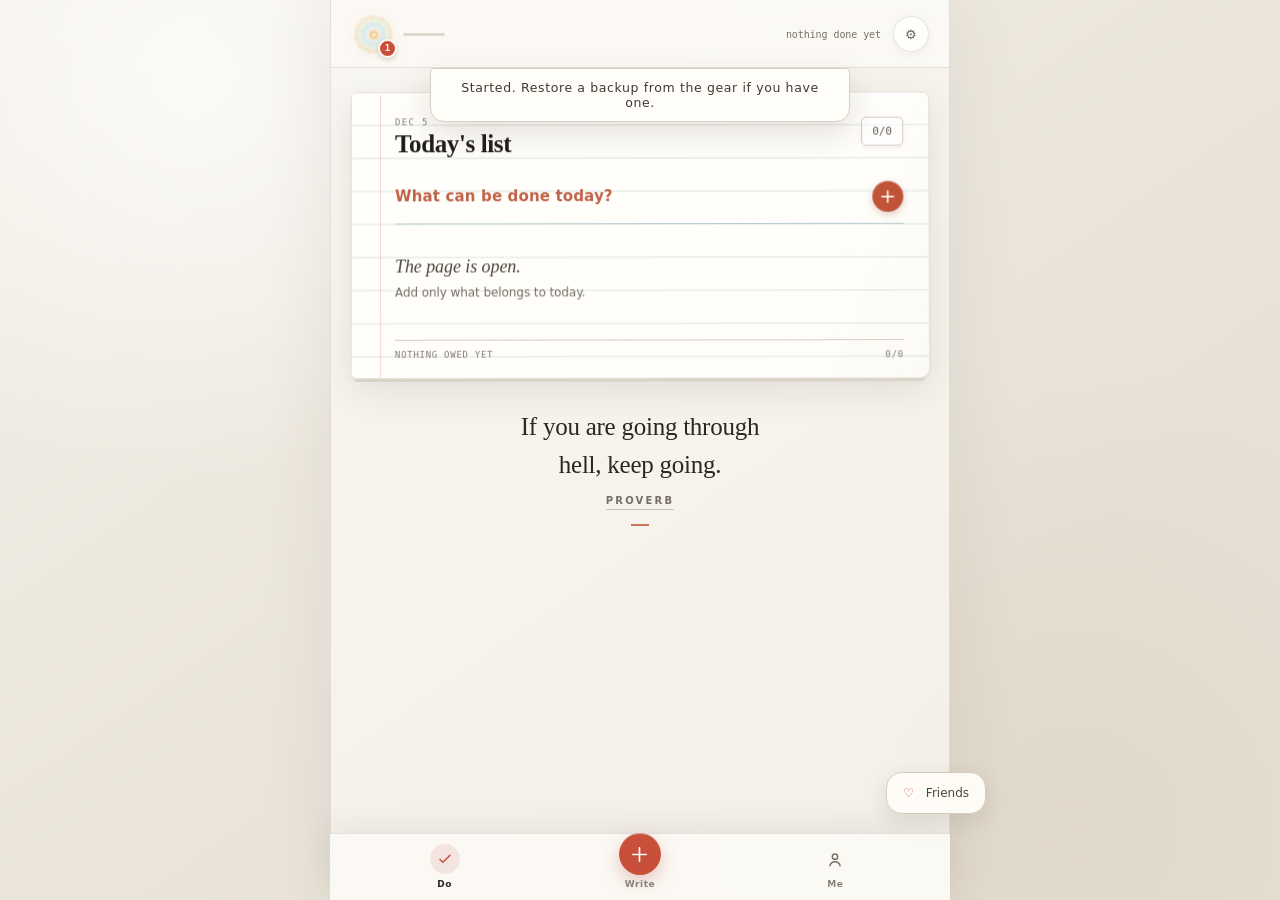
<file: index.html>
<!DOCTYPE html>
<html lang="en">
<head>
<meta charset="utf-8">
<meta name="viewport" content="width=device-width, initial-scale=1, viewport-fit=cover">
<title>Life Organizer</title>
<meta name="description" content="A calm daily record for doing, writing, and seeing your progress.">
<meta name="theme-color" content="#f4f0e8">
<meta name="mobile-web-app-capable" content="yes">
<meta name="apple-mobile-web-app-capable" content="yes">
<meta name="apple-mobile-web-app-title" content="Organizer">
<link rel="manifest" href="manifest.webmanifest">
<link rel="icon" href="assets/icons/lumen-ball-192.png" sizes="192x192" type="image/png">
<link rel="apple-touch-icon" href="assets/icons/lumen-ball-apple.png">
<link rel="stylesheet" href="assets/css/core.css?v=202609161549">
<link rel="stylesheet" href="assets/css/app.css?v=202609161549">
<link rel="stylesheet" href="assets/css/companion.css?v=202609161549">
<link rel="stylesheet" href="assets/css/scratch.css?v=202609161549">
<link rel="stylesheet" href="assets/css/paper.css?v=202609161549">
</head>
<body>

<div id="veil"><div class="vcore"></div><p>Life Organizer</p></div>
<div id="app">
  <header id="top">
    <button id="crest" aria-label="Your profile">
      <span class="hex"><span data-lumen-placeholder="mini"></span><b>1</b></span>
      <span class="xpbar"><i></i></span>
    </button>
    <span id="status"></span>
    <button id="gear" aria-label="Settings">⚙</button>
  </header>

  <main id="panes">
    <section class="pane on" data-pane="do"><div class="col"></div></section>
    <section class="pane" data-pane="write"><div class="col"></div></section>
    <section class="pane" data-pane="me"><div class="col"></div></section>
  </main>
</div>

<!-- outside #app on purpose: a fixed bar inside a backdrop-filtered
     header would pin to the header instead of the screen -->
<nav id="tabs"></nav>

<div id="sheet2" hidden><div class="box"></div></div>
<div id="toast"></div>

<script src="assets/js/store.js?v=202609161549"></script>
<script src="assets/js/level.js?v=202609161549"></script>
<script src="assets/js/library.js?v=202609161549"></script>
<script src="assets/js/ui.js?v=202609161549"></script>
<script src="assets/js/quotes.js?v=202609161549"></script>
<script src="assets/js/classify.js?v=202609161549"></script>
<script src="assets/js/aims.js?v=202609161549"></script>
<script src="assets/js/insight.js?v=202609161549"></script>
<script src="assets/js/sync.js?v=202609161549"></script>
<script src="assets/js/notifications.js?v=202609161549"></script>
<script src="assets/js/fareharbor.js?v=202609161549"></script>
<script src="assets/js/shell.js?v=202609161549"></script>
<script src="assets/js/adaptive.js?v=202609161549"></script>
<script src="assets/js/companion.js?v=202609161549"></script>
<script src="assets/js/scratch.js?v=202609161549"></script>

<!-- registration order is the order in the bar -->
<script src="assets/js/surfaces/do.js?v=202609161549"></script>
<script src="assets/js/surfaces/write.js?v=202609161549"></script>
<script src="assets/js/surfaces/me.js?v=202609161549"></script>

<script>
  LO.machine.boot();
  // offline support; registers only over https or localhost, which is fine
  if ('serviceWorker' in navigator) {
    addEventListener('load', function () {
      navigator.serviceWorker.register('sw.js').catch(function () {});
    });
  }
</script>
</body>
</html>
</file>
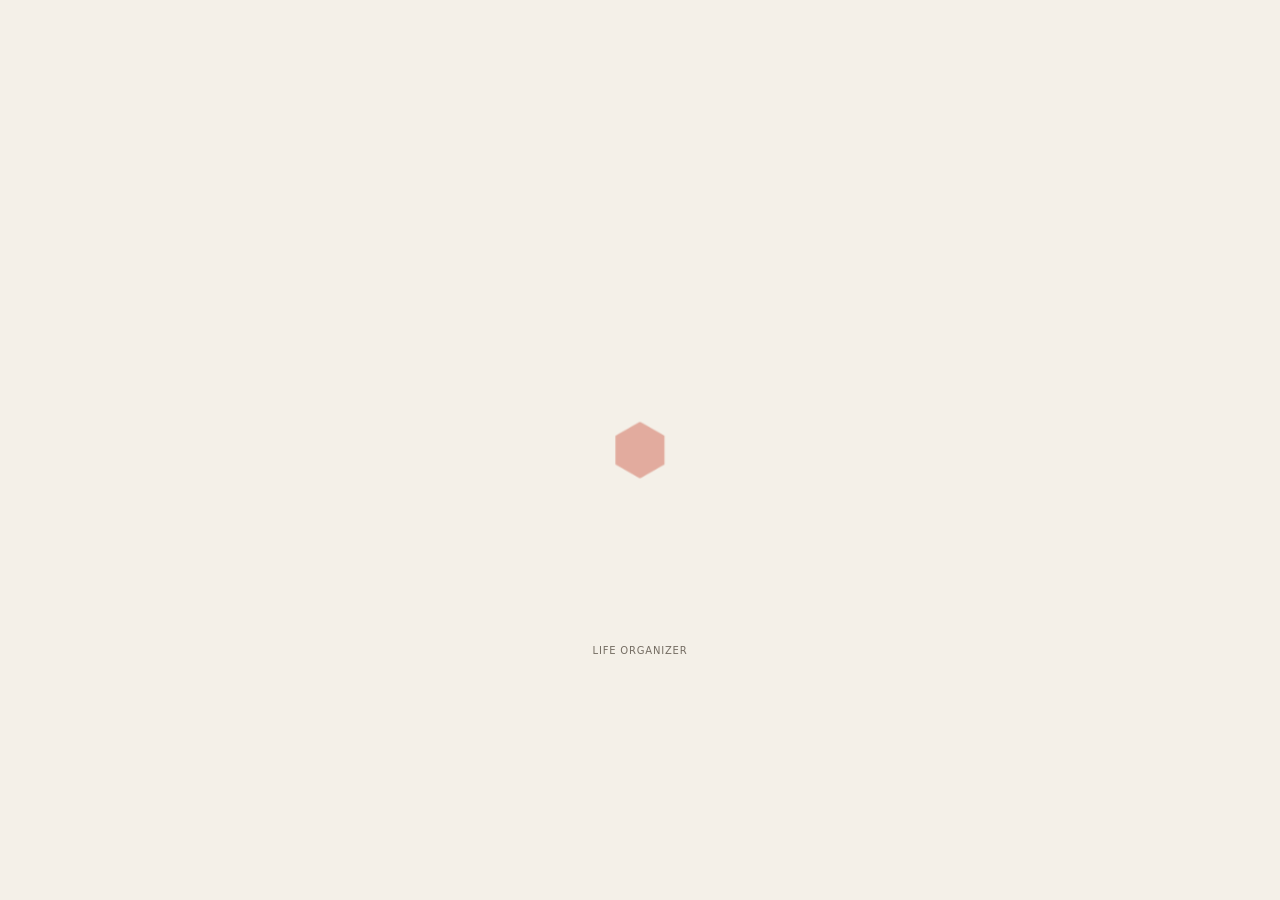
<file: mobile/index.html>
<!DOCTYPE html>
<html lang="en">
<head>
<meta charset="utf-8">
<meta http-equiv="refresh" content="0; url=../index.html">
<title>Life Organizer</title>
<link rel="canonical" href="../index.html">
</head>
<body style="background:#080d0a;color:#93a693;font:15px system-ui;padding:40px;text-align:center">
  <p>Ignition and the desk are one app now.</p>
  <p><a href="../index.html" style="color:#8fbf8a">Open Life Organizer</a></p>
</body>
</html>
</file>
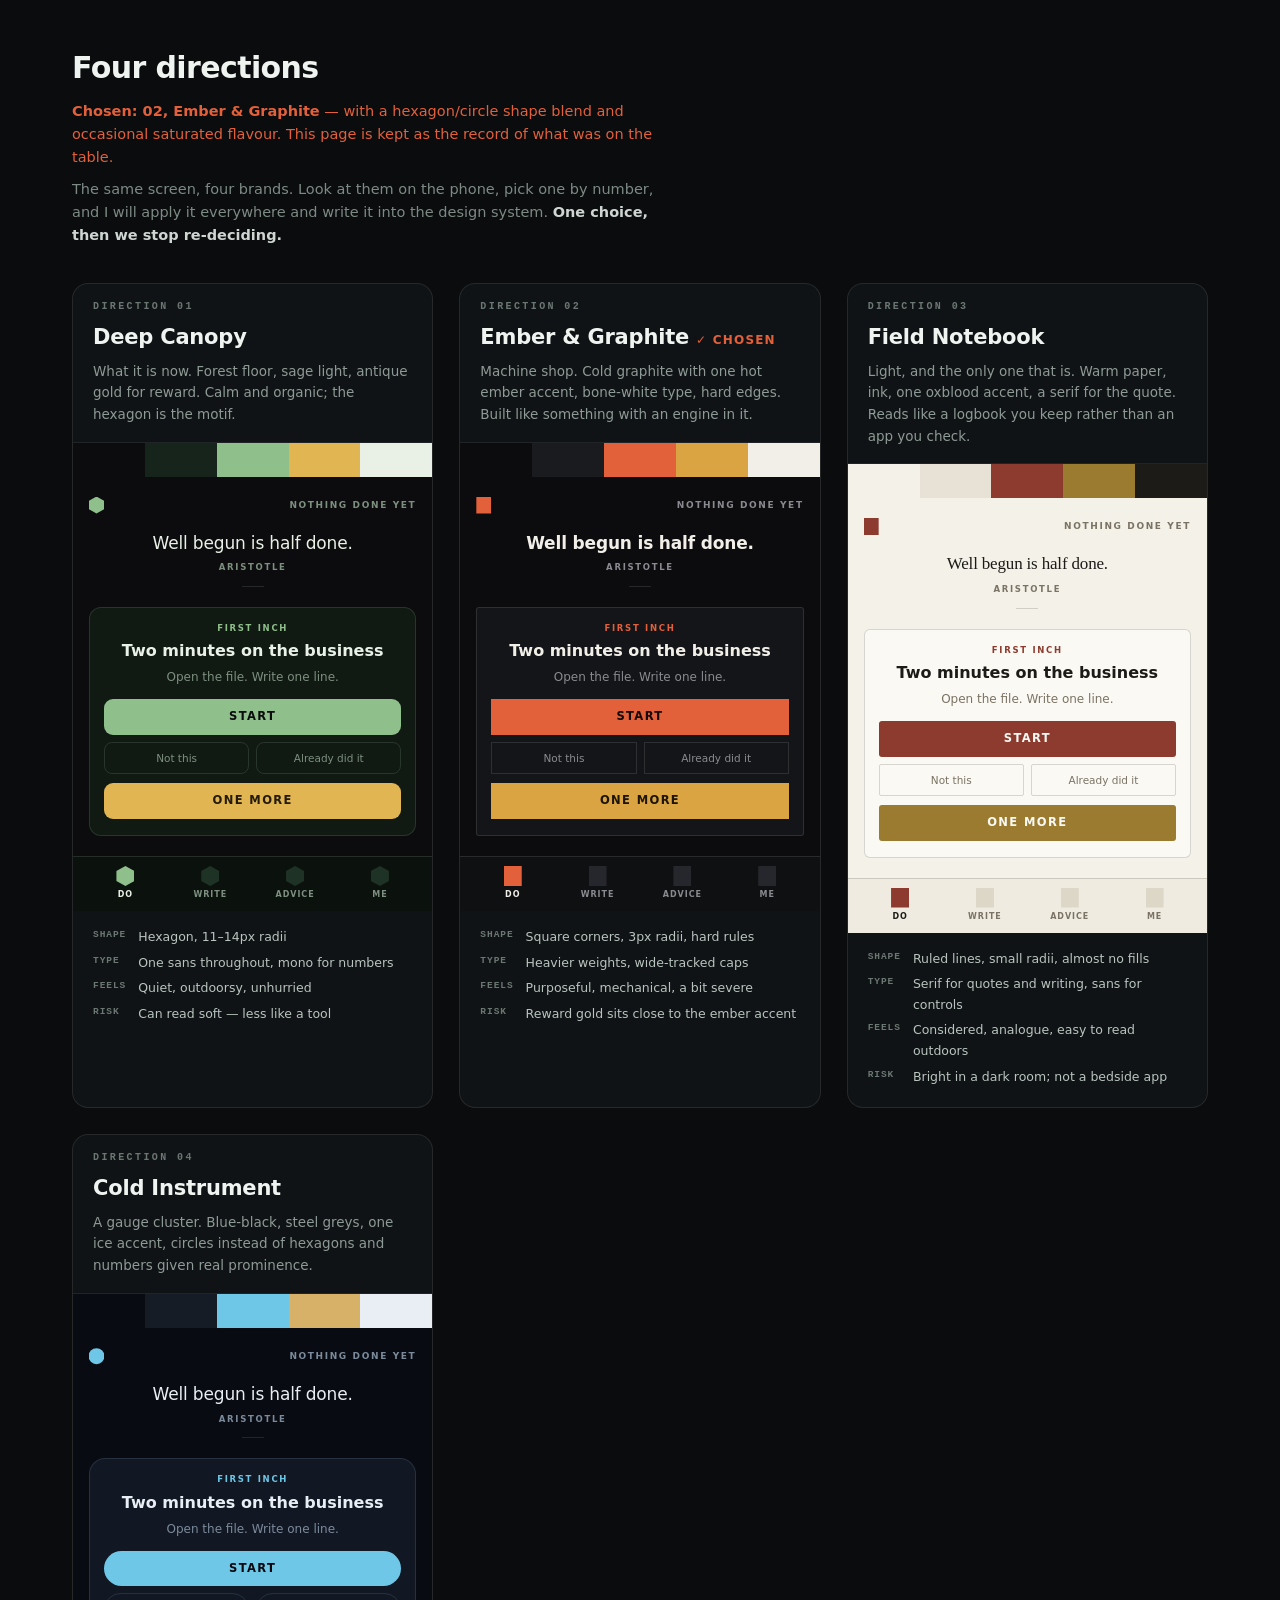
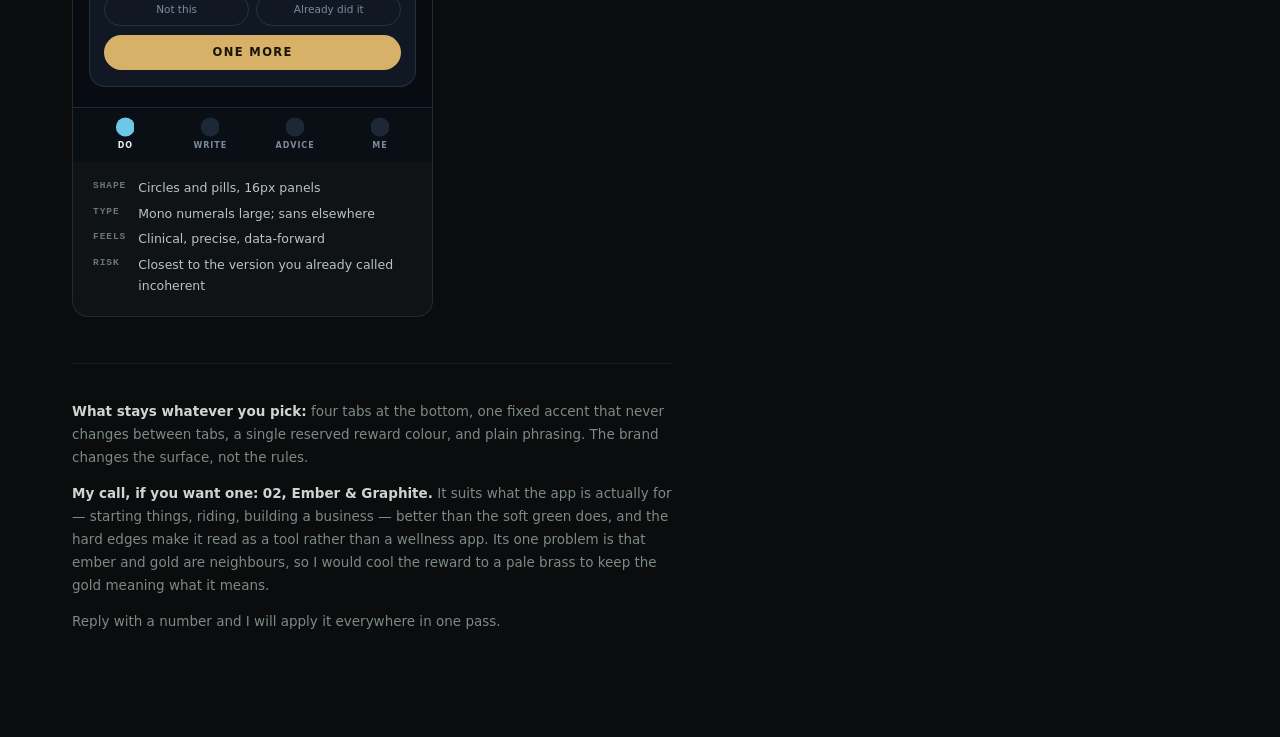
<file: brands.html>
<!DOCTYPE html>
<html lang="en">
<head>
<meta charset="utf-8">
<meta name="viewport" content="width=device-width, initial-scale=1, viewport-fit=cover">
<title>Brand directions</title>
<meta name="theme-color" content="#0a0c0e">
<style>
  *,*::before,*::after{box-sizing:border-box}
  body{
    margin:0;background:#0a0c0e;color:#cfd6d2;
    font:15px/1.6 "Inter","Segoe UI",system-ui,sans-serif;
    -webkit-font-smoothing:antialiased;
  }
  .page{max-width:1180px;margin:0 auto;padding:44px 22px 90px}
  h1{margin:0 0 8px;font-size:30px;color:#f0f4f1;font-weight:600;letter-spacing:-.02em}
  .lede{margin:0 0 8px;color:#7d8a84;font-size:14.5px;max-width:64ch}
  .lede b{color:#cfd6d2;font-weight:600}
  .grid{display:grid;gap:26px;grid-template-columns:repeat(auto-fit,minmax(min(100%,300px),1fr));margin-top:36px}

  .card{border:1px solid rgba(255,255,255,.09);border-radius:16px;overflow:hidden;background:#101315}
  .card > header{padding:18px 20px 16px;border-bottom:1px solid rgba(255,255,255,.07)}
  .num{font:600 10px/1 ui-monospace,monospace;letter-spacing:.24em;color:#6b7772}
  .card h2{margin:9px 0 6px;font-size:21px;color:#f0f4f1;font-weight:650;letter-spacing:-.01em}
  .card .why{margin:0;font-size:13.5px;line-height:1.6;color:#8e9a95}

  .sw{display:flex;height:34px}
  .sw i{flex:1}

  /* the mock screen: every direction is the same markup, different variables */
  .screen{
    --r:12px;
    padding:20px 16px 0;background:var(--bg);color:var(--ink);
    font-family:var(--ui);
  }
  .screen .bar{
    display:flex;align-items:center;gap:8px;margin-bottom:18px;
    font:600 9px/1 var(--ui);letter-spacing:.18em;text-transform:uppercase;color:var(--dim);
  }
  .screen .bar .mk{width:15px;height:17px;background:var(--acc);flex:0 0 auto;clip-path:var(--shape)}
  .screen .bar .sp{flex:1}
  .q{text-align:center;margin:0 0 20px}
  .q blockquote{
    margin:0;font:var(--qw) 17px/1.35 var(--display);color:var(--ink);letter-spacing:-.01em;
  }
  .q figcaption{margin-top:9px;font:600 8.5px/1 var(--ui);letter-spacing:.2em;text-transform:uppercase;color:var(--dim)}
  .q::after{content:"";display:block;width:22px;height:1px;background:var(--line);margin:14px auto 0}

  .act{border:1px solid var(--line);border-radius:var(--r);padding:16px 14px;background:var(--panel);text-align:center}
  .act .k{font:700 8.5px/1 var(--ui);letter-spacing:.2em;text-transform:uppercase;color:var(--acc)}
  .act h3{margin:9px 0 7px;font:600 16px/1.25 var(--ui);color:var(--ink)}
  .act p{margin:0 0 13px;font-size:12px;line-height:1.5;color:var(--dim)}
  .act .go{
    display:block;width:100%;padding:12px;border:0;border-radius:calc(var(--r) - 3px);
    background:var(--acc);color:var(--onacc);
    font:var(--btnw) 11.5px/1 var(--ui);letter-spacing:.12em;text-transform:uppercase;cursor:pointer;
  }
  .act .row{display:flex;gap:7px;margin-top:7px}
  .act .row button{
    flex:1;padding:10px;border:1px solid var(--line);border-radius:calc(var(--r) - 4px);
    background:none;color:var(--dim);font:500 10.5px/1 var(--ui);cursor:pointer;
  }
  .gold{margin-top:9px;display:block;width:100%;padding:12px;border:0;border-radius:calc(var(--r) - 3px);
    background:var(--reward);color:var(--onreward);font:800 11.5px/1 var(--ui);letter-spacing:.12em;
    text-transform:uppercase;cursor:pointer}
  .tabs{
    display:grid;grid-template-columns:repeat(4,1fr);gap:4px;margin:20px -16px 0;
    padding:9px 12px 12px;border-top:1px solid var(--line);background:var(--barbg);
  }
  .tabs div{display:flex;flex-direction:column;align-items:center;gap:5px;
    font:650 8px/1 var(--ui);letter-spacing:.12em;text-transform:uppercase;color:var(--dim)}
  .tabs div::before{content:"";width:18px;height:20px;background:var(--chip);clip-path:var(--shape)}
  .tabs div.on{color:var(--ink)}
  .tabs div.on::before{background:var(--acc)}

  .spec{padding:16px 20px 20px;font-size:12.5px;line-height:1.65;color:#8e9a95}
  .spec dl{margin:0;display:grid;grid-template-columns:auto 1fr;gap:5px 12px}
  .spec dt{color:#6b7772;font:600 9.5px/1.7 ui-monospace,monospace;letter-spacing:.1em;text-transform:uppercase}
  .spec dd{margin:0;color:#b9c4bf}
  .hex{font-family:ui-monospace,monospace;font-size:11px;color:#7d8a84}

  footer{margin-top:46px;padding-top:22px;border-top:1px solid rgba(255,255,255,.08);
    color:#7d8a84;font-size:13.5px;line-height:1.7;max-width:70ch}
  footer b{color:#cfd6d2}
</style>
</head>
<body>
<div class="page">

  <h1>Four directions</h1>
  <p class="lede" style="color:#e2603a"><b style="color:#e2603a">Chosen: 02, Ember &amp; Graphite</b> — with a hexagon/circle shape blend and occasional saturated flavour. This page is kept as the record of what was on the table.</p>
  <p class="lede">The same screen, four brands. Look at them on the phone, pick one by number,
    and I will apply it everywhere and write it into the design system. <b>One choice, then we stop
    re-deciding.</b></p>

  <div class="grid">

    <!-- 1 -->
    <section class="card">
      <header>
        <div class="num">DIRECTION 01</div>
        <h2>Deep Canopy</h2>
        <p class="why">What it is now. Forest floor, sage light, antique gold for reward.
          Calm and organic; the hexagon is the motif.</p>
      </header>
      <div class="sw">
        <i style="background:#0c0c0e"></i><i style="background:#16241b"></i>
        <i style="background:#8fbf8a"></i><i style="background:#e0b552"></i><i style="background:#e9f1e7"></i>
      </div>
      <div class="screen" style="
        --bg:#0c0c0e;--panel:#101a13;--ink:#e9f1e7;--dim:#7d8f7f;--line:rgba(186,216,190,.14);
        --acc:#8fbf8a;--onacc:#0c0c0e;--reward:#e0b552;--onreward:#241a05;--chip:#1f3226;--barbg:#0b120e;
        --ui:'Inter',system-ui,sans-serif;--display:'Inter',system-ui,sans-serif;--qw:500;--btnw:700;
        --shape:polygon(50% 0,100% 25%,100% 75%,50% 100%,0 75%,0 25%);">
        <div class="bar"><span class="mk"></span><span class="sp"></span><span>nothing done yet</span></div>
        <figure class="q"><blockquote>Well begun is half done.</blockquote><figcaption>Aristotle</figcaption></figure>
        <div class="act">
          <div class="k">first inch</div><h3>Two minutes on the business</h3>
          <p>Open the file. Write one line.</p>
          <button class="go">Start</button>
          <div class="row"><button>Not this</button><button>Already did it</button></div>
          <button class="gold">One more</button>
        </div>
        <div class="tabs"><div class="on">Do</div><div>Write</div><div>Advice</div><div>Me</div></div>
      </div>
      <div class="spec"><dl>
        <dt>Shape</dt><dd>Hexagon, 11–14px radii</dd>
        <dt>Type</dt><dd>One sans throughout, mono for numbers</dd>
        <dt>Feels</dt><dd>Quiet, outdoorsy, unhurried</dd>
        <dt>Risk</dt><dd>Can read soft — less like a tool</dd>
      </dl></div>
    </section>

    <!-- 2 -->
    <section class="card">
      <header>
        <div class="num">DIRECTION 02</div>
        <h2>Ember &amp; Graphite <span style="font-size:12px;color:#e2603a;letter-spacing:.1em">✓ CHOSEN</span></h2>
        <p class="why">Machine shop. Cold graphite with one hot ember accent, bone-white type,
          hard edges. Built like something with an engine in it.</p>
      </header>
      <div class="sw">
        <i style="background:#0c0c0e"></i><i style="background:#1a1b1f"></i>
        <i style="background:#e2603a"></i><i style="background:#d9a441"></i><i style="background:#f2efe9"></i>
      </div>
      <div class="screen" style="
        --bg:#0c0c0e;--panel:#141518;--ink:#f2efe9;--dim:#8a8b90;--line:rgba(255,255,255,.11);
        --acc:#e2603a;--onacc:#120704;--reward:#d9a441;--onreward:#1d1403;--chip:#26272c;--barbg:#0f1012;
        --ui:'Inter',system-ui,sans-serif;--display:'Inter',system-ui,sans-serif;--qw:700;--btnw:800;
        --r:3px;--shape:polygon(0 0,100% 0,100% 100%,0 100%);">
        <div class="bar"><span class="mk"></span><span class="sp"></span><span>nothing done yet</span></div>
        <figure class="q"><blockquote>Well begun is half done.</blockquote><figcaption>Aristotle</figcaption></figure>
        <div class="act">
          <div class="k">first inch</div><h3>Two minutes on the business</h3>
          <p>Open the file. Write one line.</p>
          <button class="go">Start</button>
          <div class="row"><button>Not this</button><button>Already did it</button></div>
          <button class="gold">One more</button>
        </div>
        <div class="tabs"><div class="on">Do</div><div>Write</div><div>Advice</div><div>Me</div></div>
      </div>
      <div class="spec"><dl>
        <dt>Shape</dt><dd>Square corners, 3px radii, hard rules</dd>
        <dt>Type</dt><dd>Heavier weights, wide-tracked caps</dd>
        <dt>Feels</dt><dd>Purposeful, mechanical, a bit severe</dd>
        <dt>Risk</dt><dd>Reward gold sits close to the ember accent</dd>
      </dl></div>
    </section>

    <!-- 3 -->
    <section class="card">
      <header>
        <div class="num">DIRECTION 03</div>
        <h2>Field Notebook</h2>
        <p class="why">Light, and the only one that is. Warm paper, ink, one oxblood accent,
          a serif for the quote. Reads like a logbook you keep rather than an app you check.</p>
      </header>
      <div class="sw">
        <i style="background:#f4f1e8"></i><i style="background:#e7e2d5"></i>
        <i style="background:#8c3b2e"></i><i style="background:#9a7b2f"></i><i style="background:#1c1b18"></i>
      </div>
      <div class="screen" style="
        --bg:#f4f1e8;--panel:#fbf9f3;--ink:#1c1b18;--dim:#7a7365;--line:rgba(28,27,24,.16);
        --acc:#8c3b2e;--onacc:#fbf9f3;--reward:#9a7b2f;--onreward:#fbf9f3;--chip:#ddd7c8;--barbg:#efebe0;
        --ui:'Inter',system-ui,sans-serif;--display:Georgia,'Iowan Old Style',serif;--qw:400;--btnw:700;
        --r:6px;--shape:polygon(0 0,100% 0,100% 100%,0 100%);">
        <div class="bar"><span class="mk"></span><span class="sp"></span><span>nothing done yet</span></div>
        <figure class="q"><blockquote>Well begun is half done.</blockquote><figcaption>Aristotle</figcaption></figure>
        <div class="act">
          <div class="k">first inch</div><h3>Two minutes on the business</h3>
          <p>Open the file. Write one line.</p>
          <button class="go">Start</button>
          <div class="row"><button>Not this</button><button>Already did it</button></div>
          <button class="gold">One more</button>
        </div>
        <div class="tabs"><div class="on">Do</div><div>Write</div><div>Advice</div><div>Me</div></div>
      </div>
      <div class="spec"><dl>
        <dt>Shape</dt><dd>Ruled lines, small radii, almost no fills</dd>
        <dt>Type</dt><dd>Serif for quotes and writing, sans for controls</dd>
        <dt>Feels</dt><dd>Considered, analogue, easy to read outdoors</dd>
        <dt>Risk</dt><dd>Bright in a dark room; not a bedside app</dd>
      </dl></div>
    </section>

    <!-- 4 -->
    <section class="card">
      <header>
        <div class="num">DIRECTION 04</div>
        <h2>Cold Instrument</h2>
        <p class="why">A gauge cluster. Blue-black, steel greys, one ice accent, circles instead
          of hexagons and numbers given real prominence.</p>
      </header>
      <div class="sw">
        <i style="background:#080b11"></i><i style="background:#151c26"></i>
        <i style="background:#6fc7e8"></i><i style="background:#d8b169"></i><i style="background:#e8eef4"></i>
      </div>
      <div class="screen" style="
        --bg:#080b11;--panel:#111823;--ink:#e8eef4;--dim:#7c8b9c;--line:rgba(160,190,220,.15);
        --acc:#6fc7e8;--onacc:#04080e;--reward:#d8b169;--onreward:#1b1305;--chip:#1d2836;--barbg:#0a0f16;
        --ui:'Inter',system-ui,sans-serif;--display:'Inter',system-ui,sans-serif;--qw:500;--btnw:700;
        --r:999px;--shape:circle(50% at 50% 50%);">
        <div class="bar"><span class="mk"></span><span class="sp"></span><span>nothing done yet</span></div>
        <figure class="q"><blockquote>Well begun is half done.</blockquote><figcaption>Aristotle</figcaption></figure>
        <div class="act" style="border-radius:16px">
          <div class="k">first inch</div><h3>Two minutes on the business</h3>
          <p>Open the file. Write one line.</p>
          <button class="go">Start</button>
          <div class="row"><button>Not this</button><button>Already did it</button></div>
          <button class="gold">One more</button>
        </div>
        <div class="tabs"><div class="on">Do</div><div>Write</div><div>Advice</div><div>Me</div></div>
      </div>
      <div class="spec"><dl>
        <dt>Shape</dt><dd>Circles and pills, 16px panels</dd>
        <dt>Type</dt><dd>Mono numerals large; sans elsewhere</dd>
        <dt>Feels</dt><dd>Clinical, precise, data-forward</dd>
        <dt>Risk</dt><dd>Closest to the version you already called incoherent</dd>
      </dl></div>
    </section>

  </div>

  <footer>
    <p><b>What stays whatever you pick:</b> four tabs at the bottom, one fixed accent that never
      changes between tabs, a single reserved reward colour, and plain phrasing. The brand changes
      the surface, not the rules.</p>
    <p><b>My call, if you want one:</b> <b>02, Ember &amp; Graphite.</b> It suits what the app is
      actually for — starting things, riding, building a business — better than the soft green does,
      and the hard edges make it read as a tool rather than a wellness app. Its one problem is that
      ember and gold are neighbours, so I would cool the reward to a pale brass to keep the gold
      meaning what it means.</p>
    <p>Reply with a number and I will apply it everywhere in one pass.</p>
  </footer>

</div>
</body>
</html>
</file>
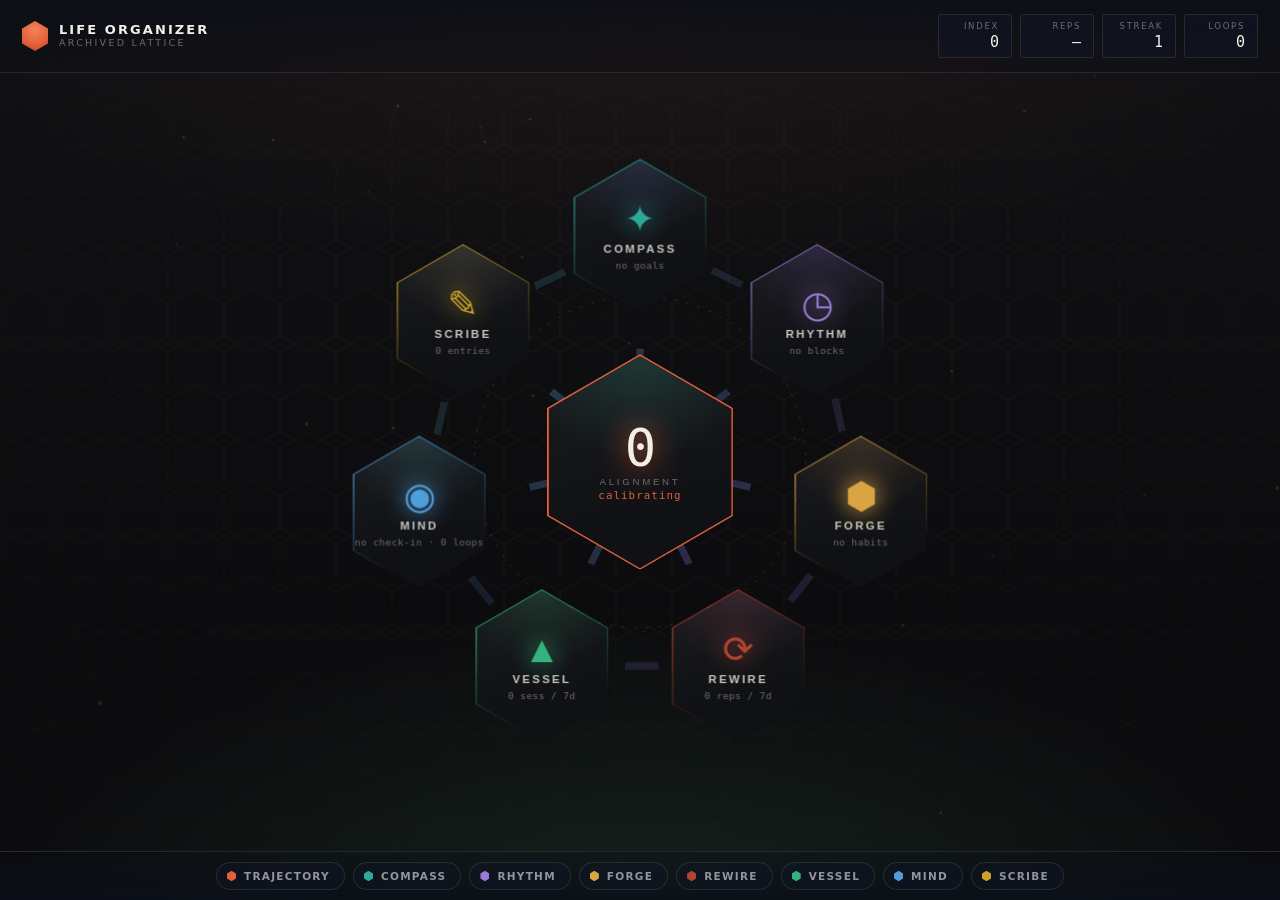
<file: archive/lattice.html>
<!DOCTYPE html>
<html lang="en">
<head>
<meta charset="utf-8">
<meta name="viewport" content="width=device-width, initial-scale=1, viewport-fit=cover">
<title>Life Organizer — Lattice (archived)</title>
<meta name="theme-color" content="#04060a">
<meta name="description" content="Personal alignment system: identity, goals, rhythm, habits, reprogramming, body, mind, record.">
<link rel="icon" href="data:image/svg+xml,%3Csvg xmlns='http://www.w3.org/2000/svg' viewBox='0 0 24 28'%3E%3Cpath d='M12 0 L24 7 L24 21 L12 28 L0 21 L0 7 Z' fill='%234de2c0'/%3E%3C/svg%3E">
<link rel="stylesheet" href="../assets/css/core.css">
</head>
<body>

<!-- boot veil -->
<div id="veil"><div class="vcore"></div><p>Calibrating</p></div>

<!-- atmosphere -->
<canvas id="field"></canvas>

<div id="shell">

  <header class="topbar">
    <button class="brand" onclick="location.hash=''" title="Back to the lattice">
      <span class="brand-mark"></span>
      <span class="brand-text">
        <b>Life Organizer</b>
        <span>Archived lattice</span>
      </span>
    </button>
    <span class="spacer"></span>
    <div class="stat-strip" id="pips"></div>
  </header>

  <main id="stage">
    <section id="hub" class="view active"></section>
    <section id="panel" class="view"></section>
  </main>

  <nav id="rail"></nav>
</div>

<div id="toast"></div>

<!-- core -->
<script src="../assets/js/store.js"></script>
<script src="../assets/js/library.js"></script>
<script src="../assets/js/ui.js"></script>
<script src="../assets/js/app.js"></script>

<!-- modules: registration order drives the rail and the lattice ring -->
<script src="../assets/js/modules/trajectory.js"></script>
<script src="../assets/js/modules/compass.js"></script>
<script src="../assets/js/modules/rhythm.js"></script>
<script src="../assets/js/modules/forge.js"></script>
<script src="../assets/js/modules/rewire.js"></script>
<script src="../assets/js/modules/vessel.js"></script>
<script src="../assets/js/modules/mind.js"></script>
<script src="../assets/js/modules/scribe.js"></script>

<script>LO.app.boot();</script>
</body>
</html>
</file>
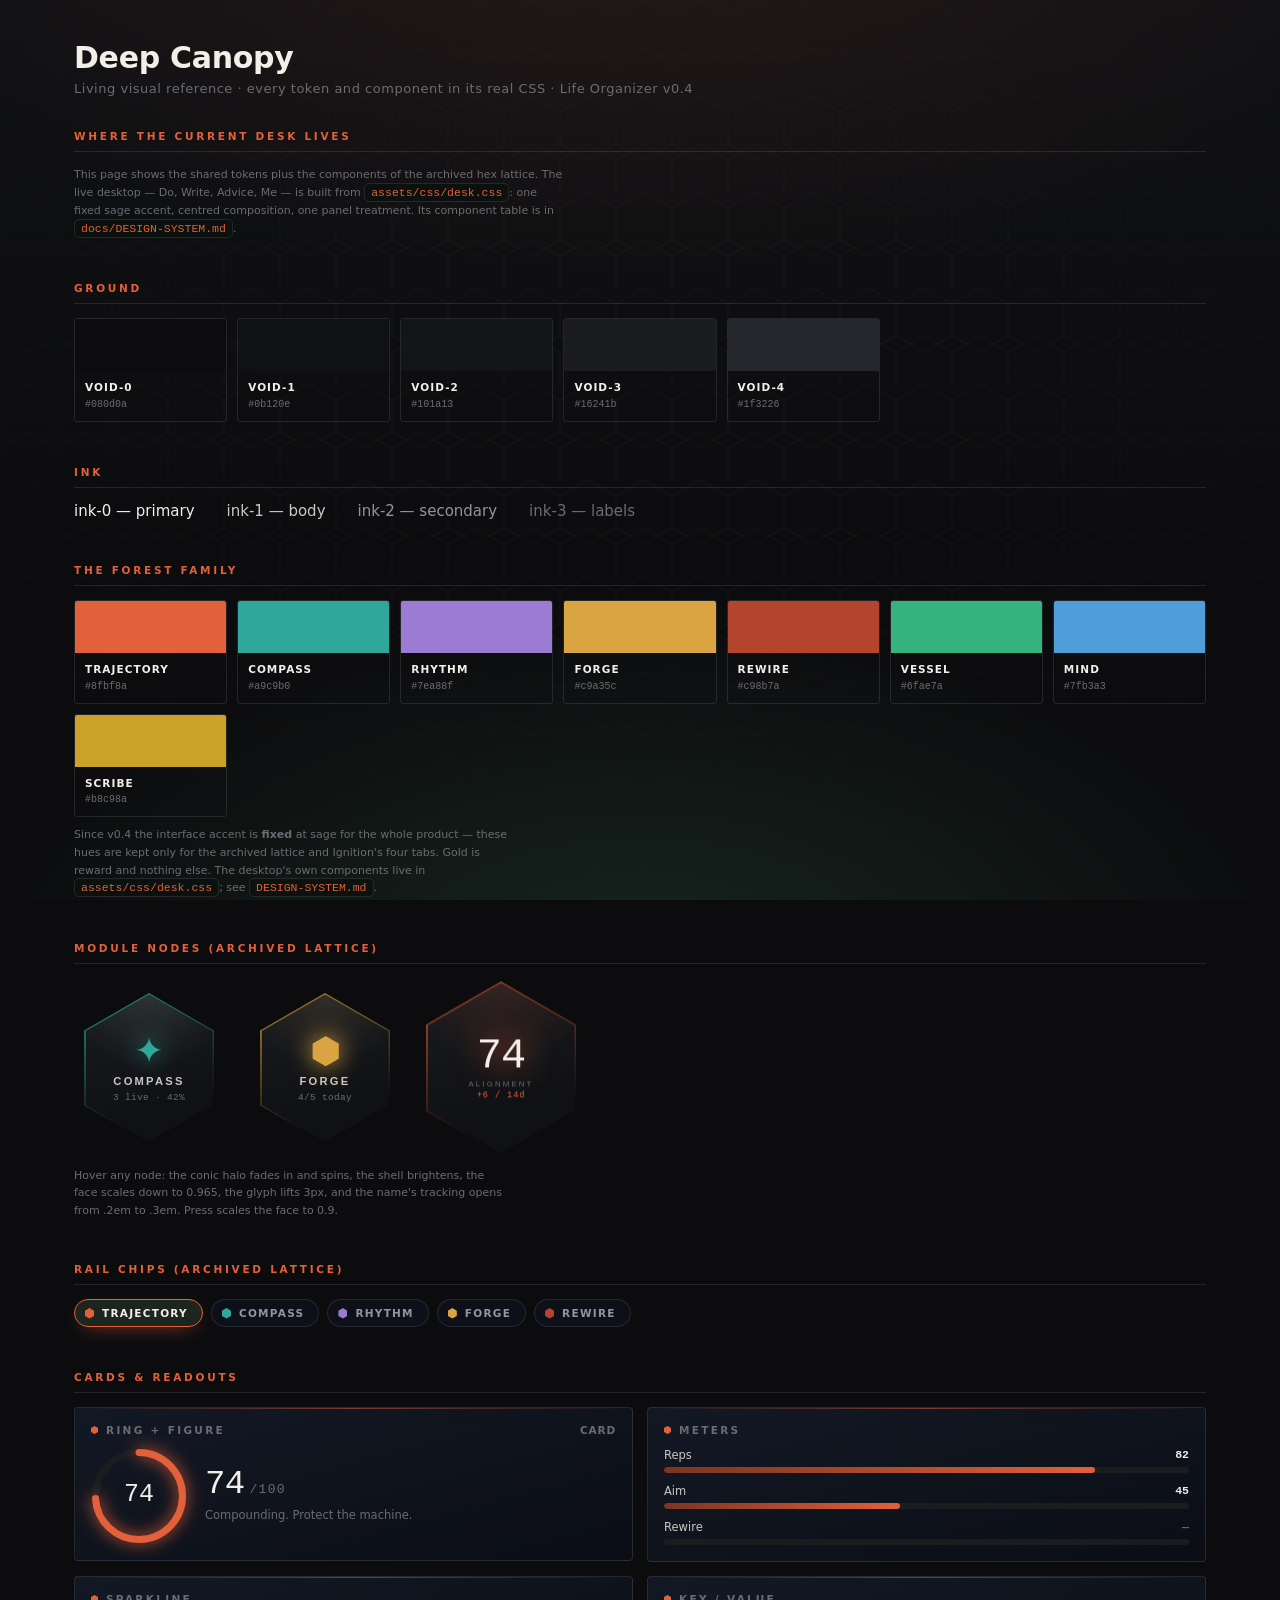
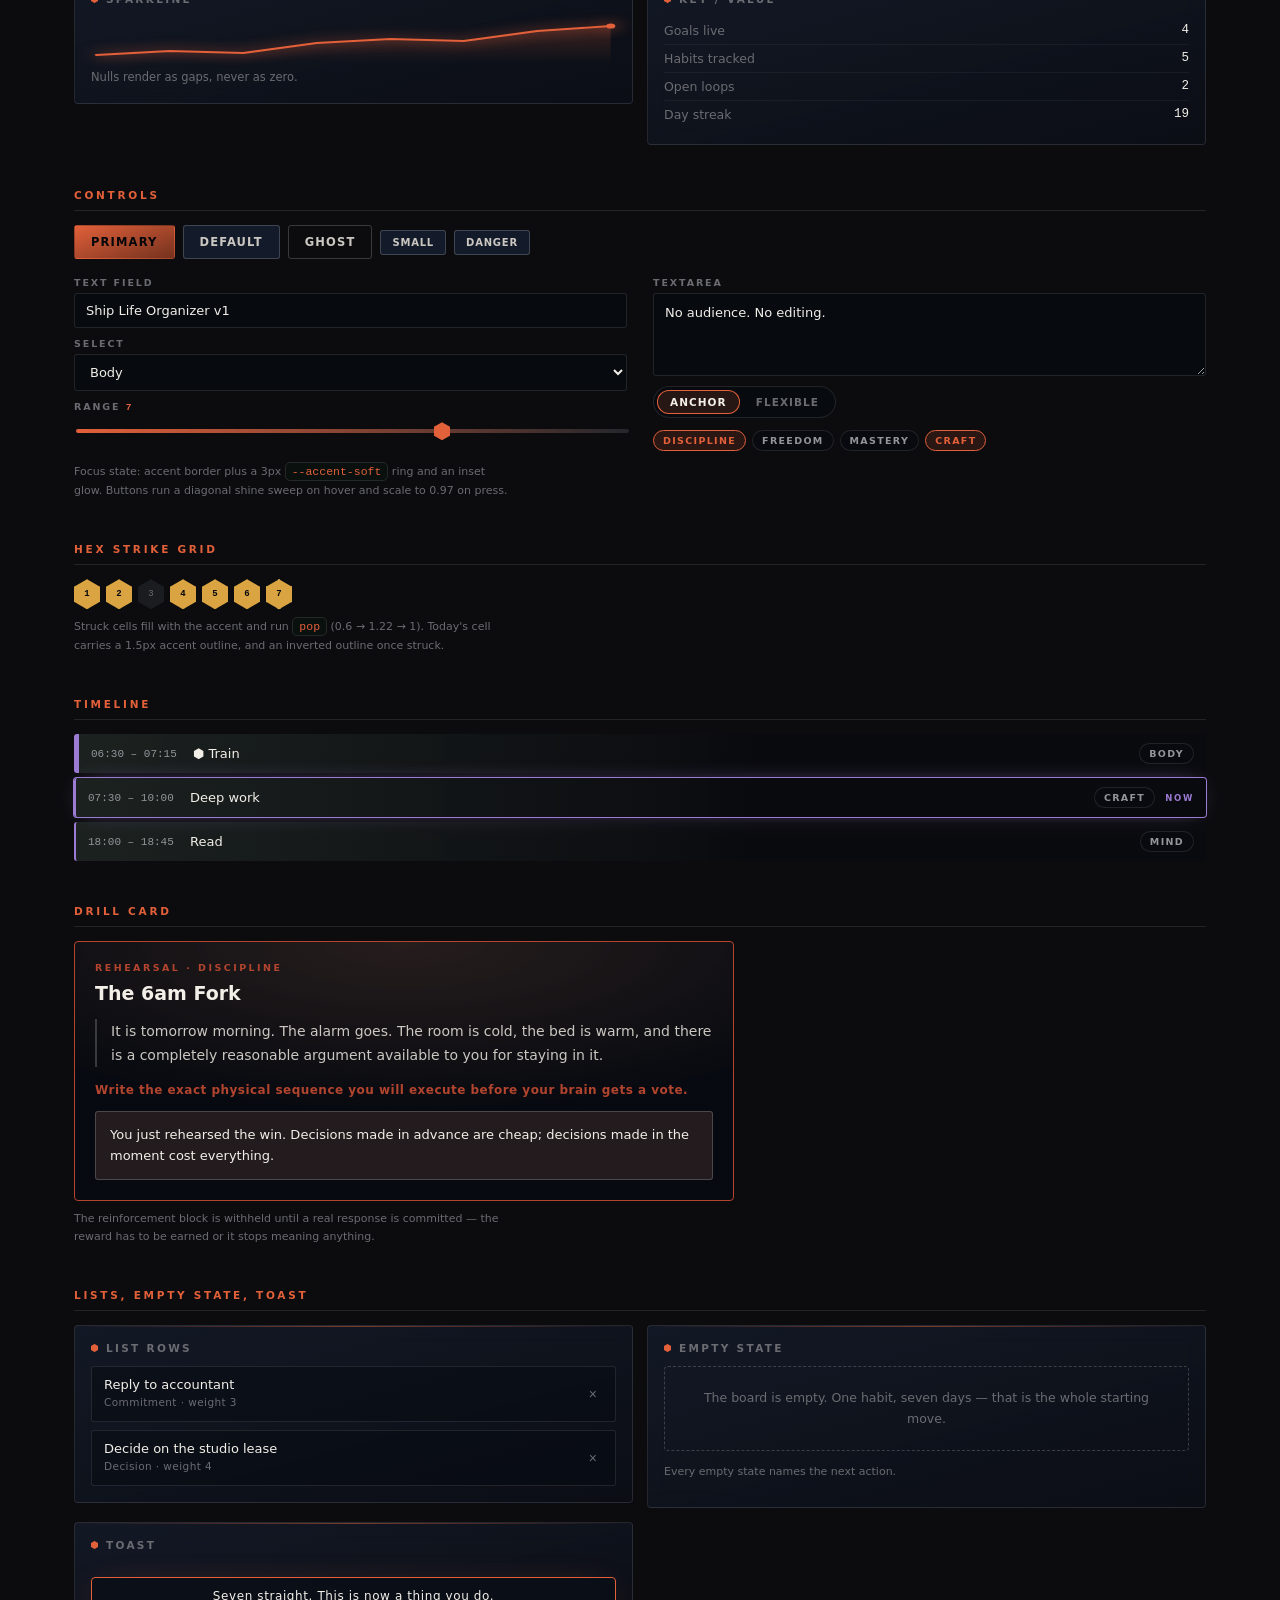
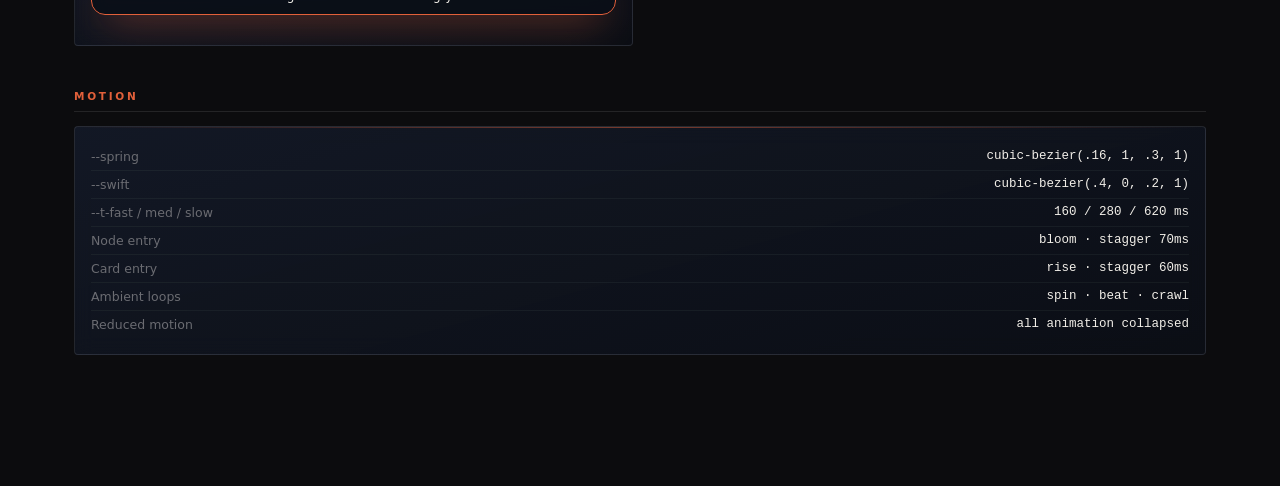
<file: docs/reference.html>
<!DOCTYPE html>
<html lang="en">
<head>
<meta charset="utf-8">
<meta name="viewport" content="width=device-width, initial-scale=1">
<title>Deep Canopy Reference</title>
<link rel="stylesheet" href="../assets/css/core.css">
<style>
  body{overflow:auto}
  .wrap{position:relative;z-index:2;max-width:1180px;margin:0 auto;padding:40px 24px 90px}
  h1.ref{font-size:30px;color:var(--ink-0);margin:0 0 6px;font-weight:600;letter-spacing:-.01em}
  p.lede{color:var(--ink-3);font-size:13px;margin:0 0 34px;letter-spacing:.04em}
  section{margin-bottom:44px}
  section>h2{font-size:10.5px;letter-spacing:.26em;text-transform:uppercase;color:var(--accent);
    font-weight:700;margin:0 0 14px;padding-bottom:9px;border-bottom:1px solid var(--line)}
  .swatches{display:grid;gap:10px;grid-template-columns:repeat(auto-fill,minmax(150px,1fr))}
  .sw{border:1px solid var(--line);border-radius:var(--r-sm);overflow:hidden}
  .sw .chipc{height:52px}
  .sw .meta{padding:8px 10px;font-size:10px;line-height:1.6}
  .sw .meta b{display:block;color:var(--ink-0);font-size:10.5px;letter-spacing:.1em;text-transform:uppercase}
  .sw .meta span{color:var(--ink-3);font-family:var(--mono)}
  .demo{display:flex;gap:26px;flex-wrap:wrap;align-items:flex-start}
  .nodebox{position:relative;width:150px;height:180px}
  .nodebox .node{--nw:130px;--nx:0px;--ny:0px}
  .note{font-size:11px;color:var(--ink-3);margin-top:9px;line-height:1.6;max-width:62ch}
  code{font-family:var(--mono);font-size:11.5px;color:var(--c-core);background:rgba(11,18,14,.8);
    padding:2px 6px;border-radius:5px;border:1px solid var(--line)}
</style>
</head>
<body>
<canvas id="field"></canvas>
<div class="wrap">

  <h1 class="ref">Deep Canopy</h1>
  <p class="lede">Living visual reference · every token and component in its real CSS · Life Organizer v0.4</p>

  <section>
    <h2>Where the current desk lives</h2>
    <p class="note" style="max-width:70ch">This page shows the shared tokens plus the components of the
      archived hex lattice. The live desktop — Do, Write, Advice, Me — is built from
      <code>assets/css/desk.css</code>: one fixed sage accent, centred composition, one panel treatment.
      Its component table is in <code>docs/DESIGN-SYSTEM.md</code>.</p>
  </section>

  <section>
    <h2>Ground</h2>
    <div class="swatches">
      <div class="sw"><div class="chipc" style="background:var(--void-0)"></div><div class="meta"><b>void-0</b><span>#080d0a</span></div></div>
      <div class="sw"><div class="chipc" style="background:var(--void-1)"></div><div class="meta"><b>void-1</b><span>#0b120e</span></div></div>
      <div class="sw"><div class="chipc" style="background:var(--void-2)"></div><div class="meta"><b>void-2</b><span>#101a13</span></div></div>
      <div class="sw"><div class="chipc" style="background:var(--void-3)"></div><div class="meta"><b>void-3</b><span>#16241b</span></div></div>
      <div class="sw"><div class="chipc" style="background:var(--void-4)"></div><div class="meta"><b>void-4</b><span>#1f3226</span></div></div>
    </div>
  </section>

  <section>
    <h2>Ink</h2>
    <div class="demo" style="gap:32px">
      <div style="color:var(--ink-0);font-size:15px">ink-0 — primary</div>
      <div style="color:var(--ink-1);font-size:15px">ink-1 — body</div>
      <div style="color:var(--ink-2);font-size:15px">ink-2 — secondary</div>
      <div style="color:var(--ink-3);font-size:15px">ink-3 — labels</div>
    </div>
  </section>

  <section>
    <h2>The forest family</h2>
    <div class="swatches">
      <div class="sw"><div class="chipc" style="background:var(--c-core)"></div><div class="meta"><b>Trajectory</b><span>#8fbf8a</span></div></div>
      <div class="sw"><div class="chipc" style="background:var(--c-compass)"></div><div class="meta"><b>Compass</b><span>#a9c9b0</span></div></div>
      <div class="sw"><div class="chipc" style="background:var(--c-rhythm)"></div><div class="meta"><b>Rhythm</b><span>#7ea88f</span></div></div>
      <div class="sw"><div class="chipc" style="background:var(--c-forge)"></div><div class="meta"><b>Forge</b><span>#c9a35c</span></div></div>
      <div class="sw"><div class="chipc" style="background:var(--c-rewire)"></div><div class="meta"><b>Rewire</b><span>#c98b7a</span></div></div>
      <div class="sw"><div class="chipc" style="background:var(--c-vessel)"></div><div class="meta"><b>Vessel</b><span>#6fae7a</span></div></div>
      <div class="sw"><div class="chipc" style="background:var(--c-mind)"></div><div class="meta"><b>Mind</b><span>#7fb3a3</span></div></div>
      <div class="sw"><div class="chipc" style="background:var(--c-scribe)"></div><div class="meta"><b>Scribe</b><span>#b8c98a</span></div></div>
    </div>
    <p class="note">Since v0.4 the interface accent is <b>fixed</b> at sage for the whole product — these hues are
      kept only for the archived lattice and Ignition's four tabs. Gold is reward and nothing else. The desktop's own
      components live in <code>assets/css/desk.css</code>; see <code>DESIGN-SYSTEM.md</code>.</p>
  </section>

  <section>
    <h2>Module nodes (archived lattice)</h2>
    <div class="demo">
      <div class="nodebox">
        <button class="node" style="--accent:var(--c-compass);--accent-soft:rgba(169,201,176,.14)">
          <div class="halo"></div><div class="shell"></div>
          <div class="face"><div class="glyph">✦</div><div class="name">Compass</div><div class="metric">3 live · 42%</div></div>
        </button>
      </div>
      <div class="nodebox">
        <button class="node" style="--accent:var(--c-forge);--accent-soft:rgba(201,163,92,.14)">
          <div class="halo"></div><div class="shell"></div>
          <div class="face"><div class="glyph">⬢</div><div class="name">Forge</div><div class="metric">4/5 today</div></div>
        </button>
      </div>
      <div class="nodebox">
        <button class="node core" style="--nw:150px">
          <div class="halo"></div><div class="shell"></div>
          <div class="face"><div class="index">74</div><div class="index-label">Alignment</div><div class="drift">+6 / 14d</div></div>
        </button>
      </div>
    </div>
    <p class="note">Hover any node: the conic halo fades in and spins, the shell brightens, the face scales down
      to 0.965, the glyph lifts 3px, and the name's tracking opens from .2em to .3em. Press scales the face to 0.9.</p>
  </section>

  <section>
    <h2>Rail chips (archived lattice)</h2>
    <div class="demo" style="gap:8px">
      <button class="chip on" style="--accent:var(--c-core);--accent-soft:rgba(143,191,138,.14)"><i></i>Trajectory</button>
      <button class="chip" style="--accent:var(--c-compass);--accent-soft:rgba(169,201,176,.14)"><i></i>Compass</button>
      <button class="chip" style="--accent:var(--c-rhythm);--accent-soft:rgba(126,168,143,.14)"><i></i>Rhythm</button>
      <button class="chip" style="--accent:var(--c-forge);--accent-soft:rgba(201,163,92,.14)"><i></i>Forge</button>
      <button class="chip" style="--accent:var(--c-rewire);--accent-soft:rgba(201,139,122,.14)"><i></i>Rewire</button>
    </div>
  </section>

  <section>
    <h2>Cards &amp; readouts</h2>
    <div class="grid wide">
      <div class="card">
        <h3><i class="dot"></i>Ring + figure<span class="right">CARD</span></h3>
        <div style="display:flex;gap:18px;align-items:center">
          <svg class="ring" width="96" height="96" viewBox="0 0 96 96" style="--full:273">
            <circle class="bg" cx="48" cy="48" r="43.5"/>
            <circle class="fg" cx="48" cy="48" r="43.5" stroke-dasharray="273" stroke-dashoffset="71" transform="rotate(-90 48 48)"/>
            <text x="48" y="53" font-size="25">74</text>
          </svg>
          <div>
            <div class="big">74<small>/100</small></div>
            <div class="sub">Compounding. Protect the machine.</div>
          </div>
        </div>
      </div>

      <div class="card" style="--d:60ms">
        <h3><i class="dot"></i>Meters</h3>
        <div style="margin-bottom:11px">
          <div style="display:flex;justify-content:space-between;font-size:11.5px;margin-bottom:5px">
            <span style="color:var(--ink-1)">Reps</span><b class="mono" style="color:var(--ink-0)">82</b></div>
          <div class="meter"><i style="width:82%"></i></div>
        </div>
        <div style="margin-bottom:11px">
          <div style="display:flex;justify-content:space-between;font-size:11.5px;margin-bottom:5px">
            <span style="color:var(--ink-1)">Aim</span><b class="mono" style="color:var(--ink-0)">45</b></div>
          <div class="meter"><i style="width:45%"></i></div>
        </div>
        <div>
          <div style="display:flex;justify-content:space-between;font-size:11.5px;margin-bottom:5px">
            <span style="color:var(--ink-1)">Rewire</span><b class="mono" style="color:var(--ink-3)">—</b></div>
          <div class="meter"><i style="width:0%"></i></div>
        </div>
      </div>

      <div class="card" style="--d:120ms">
        <h3><i class="dot"></i>Sparkline</h3>
        <svg class="spark" viewBox="0 0 300 46" preserveAspectRatio="none">
          <defs><linearGradient id="rf" x1="0" y1="0" x2="0" y2="1">
            <stop offset="0%" stop-color="var(--accent)" stop-opacity=".55"/>
            <stop offset="100%" stop-color="var(--accent)" stop-opacity="0"/></linearGradient></defs>
          <path class="a" fill="url(#rf)" d="M3 38 L45 34 L87 36 L129 26 L171 22 L213 24 L255 14 L297 9 L297 46 L3 46 Z"/>
          <path class="l" d="M3 38 L45 34 L87 36 L129 26 L171 22 L213 24 L255 14 L297 9"/>
          <circle cx="297" cy="9" r="2.6"/>
        </svg>
        <div class="sub">Nulls render as gaps, never as zero.</div>
      </div>

      <div class="card" style="--d:180ms">
        <h3><i class="dot"></i>Key / value</h3>
        <div class="kv"><span>Goals live</span><b>4</b></div>
        <div class="kv"><span>Habits tracked</span><b>5</b></div>
        <div class="kv"><span>Open loops</span><b>2</b></div>
        <div class="kv"><span>Day streak</span><b>19</b></div>
      </div>
    </div>
  </section>

  <section>
    <h2>Controls</h2>
    <div class="btn-row" style="margin-bottom:18px">
      <button class="btn primary">Primary</button>
      <button class="btn">Default</button>
      <button class="btn ghost">Ghost</button>
      <button class="btn sm">Small</button>
      <button class="btn sm danger">Danger</button>
    </div>
    <div class="demo">
      <div style="flex:1 1 260px">
        <label class="fld"><span>Text field</span><input value="Ship Life Organizer v1"></label>
        <label class="fld"><span>Select</span><select><option>Body</option><option>Mind</option><option>Craft</option></select></label>
        <label class="fld"><span>Range <b class="mono" style="color:var(--accent)">7</b></span>
          <input type="range" min="1" max="10" value="7"></label>
      </div>
      <div style="flex:1 1 260px">
        <label class="fld"><span>Textarea</span><textarea rows="3">No audience. No editing.</textarea></label>
        <div class="seg" style="margin-bottom:12px">
          <button class="on">Anchor</button><button>Flexible</button>
        </div>
        <div class="tags">
          <span class="tag hot">Discipline</span><span class="tag">Freedom</span>
          <span class="tag">Mastery</span><span class="tag hot">Craft</span>
        </div>
      </div>
    </div>
    <p class="note">Focus state: accent border plus a 3px <code>--accent-soft</code> ring and an inset glow.
      Buttons run a diagonal shine sweep on hover and scale to 0.97 on press.</p>
  </section>

  <section>
    <h2>Hex strike grid</h2>
    <div class="hexrow" style="--accent:var(--c-forge);--accent-soft:rgba(201,163,92,.14)">
      <button class="hexcell done"><span>1</span></button>
      <button class="hexcell done"><span>2</span></button>
      <button class="hexcell"><span>3</span></button>
      <button class="hexcell done"><span>4</span></button>
      <button class="hexcell done"><span>5</span></button>
      <button class="hexcell done"><span>6</span></button>
      <button class="hexcell done today"><span>7</span></button>
    </div>
    <p class="note">Struck cells fill with the accent and run <code>pop</code> (0.6 → 1.22 → 1). Today's cell carries a
      1.5px accent outline, and an inverted outline once struck.</p>
  </section>

  <section>
    <h2>Timeline</h2>
    <div class="tl" style="--accent:var(--c-rhythm);--accent-soft:rgba(126,168,143,.14)">
      <div class="blk" style="border-left-width:5px"><span class="time">06:30 – 07:15</span><span class="lbl">⬢ Train</span><span class="tag">Body</span></div>
      <div class="blk now"><span class="time">07:30 – 10:00</span><span class="lbl">Deep work</span><span class="tag">Craft</span><span class="live">NOW</span></div>
      <div class="blk"><span class="time">18:00 – 18:45</span><span class="lbl">Read</span><span class="tag">Mind</span></div>
    </div>
  </section>

  <section>
    <h2>Drill card</h2>
    <div style="--accent:var(--c-rewire);--accent-soft:rgba(201,139,122,.14);max-width:660px">
      <div class="drill">
        <div class="kind">rehearsal · Discipline</div>
        <h2>The 6am Fork</h2>
        <div class="situation">It is tomorrow morning. The alarm goes. The room is cold, the bed is warm, and there
          is a completely reasonable argument available to you for staying in it.</div>
        <div class="ask">Write the exact physical sequence you will execute before your brain gets a vote.</div>
        <div class="reinforce">You just rehearsed the win. Decisions made in advance are cheap; decisions made in
          the moment cost everything.</div>
      </div>
    </div>
    <p class="note">The reinforcement block is withheld until a real response is committed — the reward has to be earned
      or it stops meaning anything.</p>
  </section>

  <section>
    <h2>Lists, empty state, toast</h2>
    <div class="grid wide">
      <div class="card">
        <h3><i class="dot"></i>List rows</h3>
        <div class="list">
          <div class="item"><div class="t">Reply to accountant<em>Commitment · weight 3</em></div><button class="x">×</button></div>
          <div class="item"><div class="t">Decide on the studio lease<em>Decision · weight 4</em></div><button class="x">×</button></div>
        </div>
      </div>
      <div class="card" style="--d:60ms">
        <h3><i class="dot"></i>Empty state</h3>
        <div class="empty">The board is empty. One habit, seven days — that is the whole starting move.</div>
        <p class="note" style="margin-top:12px">Every empty state names the next action.</p>
      </div>
      <div class="card" style="--d:120ms">
        <h3><i class="dot"></i>Toast</h3>
        <div style="display:grid;place-items:center;padding:14px 0">
          <div class="toast" style="position:static">Seven straight. This is now a thing you do.</div>
        </div>
      </div>
    </div>
  </section>

  <section>
    <h2>Motion</h2>
    <div class="card">
      <div class="kv"><span>--spring</span><b>cubic-bezier(.16, 1, .3, 1)</b></div>
      <div class="kv"><span>--swift</span><b>cubic-bezier(.4, 0, .2, 1)</b></div>
      <div class="kv"><span>--t-fast / med / slow</span><b>160 / 280 / 620 ms</b></div>
      <div class="kv"><span>Node entry</span><b>bloom · stagger 70ms</b></div>
      <div class="kv"><span>Card entry</span><b>rise · stagger 60ms</b></div>
      <div class="kv"><span>Ambient loops</span><b>spin · beat · crawl</b></div>
      <div class="kv"><span>Reduced motion</span><b>all animation collapsed</b></div>
    </div>
  </section>

</div>
<script src="../assets/js/ui.js"></script>
<script>LO.ui.startField(document.getElementById('field'));</script>
</body>
</html>
</file>
<file: assets/css/core.css>
/* ============================================================
   LIFE ORGANIZER - CORE STYLESHEET
   Design language: "Void Lattice"
   Deep-void ground, hexagonal module lattice, accent-per-domain,
   spring motion, glass surfaces, tabular numerals.
   ============================================================ */

/* ---------- 1. TOKENS ---------- */
/* Palette: "Ember & Graphite".
   Cold graphite ground, one hot ember accent, bone type. Champagne
   brass is reserved for reward and nothing else. Dark green and a
   small set of saturated flavours appear occasionally — a section
   tint, a category, a status — never as chrome. */
:root{
  /* ground — graphite */
  --void-0:#0c0c0e;
  --void-1:#101114;
  --void-2:#141518;
  --void-3:#1a1c20;
  --void-4:#25272c;
  --line:  rgba(255,255,255,.10);
  --line-2:rgba(255,255,255,.19);

  /* ink — bone */
  --ink-0:#f2efe9;
  --ink-1:#cbc8c2;
  --ink-2:#94959a;
  --ink-3:#6b6c72;

  /* the accent. Fixed, everywhere. */
  --accent:#e2603a;
  --accent-soft:rgba(226,96,58,.14);
  /* the rest of the ramp, overwritten by LO.customize on every boot */
  --accent-hi:#f4835c;
  --accent-lo:#b8431f;
  --accent-ink:#170603;
  --accent-glow:rgba(226,96,58,.42);
  --accent-cast:rgba(226,96,58,.10);

  /* reward — champagne brass, cooled well clear of the ember */
  --gold:#eac878;
  --gold-hi:#f9e8bd;
  --gold-lo:#a8802c;
  --gold-ink:#241a05;

  /* flavour — sparingly: a tinted surface, a category, a status */
  --forest:#14251c;
  --forest-2:#1e3b2c;
  --f-green:#35b37e;
  --f-teal:#2fa89b;
  --f-mustard:#d9a441;
  --f-oxblood:#b3452f;
  --f-violet:#9b7bd4;
  --f-blue:#4f9dd9;
  --f-steel:#7d8ba0;

  /* per-domain, drawn from the flavour set */
  --c-core:#e2603a;
  --c-compass:#2fa89b;
  --c-rhythm:#9b7bd4;
  --c-forge:#d9a441;
  --c-rewire:#b3452f;
  --c-vessel:#35b37e;
  --c-mind:#4f9dd9;
  --c-scribe:#c9a227;

  /* semantic */
  --ok:#35b37e;
  --warn:#d9a441;
  --bad:#c9573c;

  /* type */
  --font: "Inter", "Segoe UI Variable Display", "Segoe UI", system-ui, -apple-system, sans-serif;
  --mono: "JetBrains Mono", ui-monospace, "Cascadia Mono", Consolas, monospace;

  /* motion */
  --spring: cubic-bezier(.16,1,.3,1);
  --swift:  cubic-bezier(.4,0,.2,1);
  --t-fast: 160ms;
  --t-med:  280ms;
  --t-slow: 620ms;

  /* geometry — hard panels, round controls, hexagonal marks */
  --hex: polygon(50% 0%, 100% 25%, 100% 75%, 50% 100%, 0% 75%, 0% 25%);
  --r-lg:5px;
  --r-md:4px;
  --r-sm:3px;
  --r-pill:999px;
}

*,*::before,*::after{box-sizing:border-box}
html,body{height:100%}
body{
  margin:0;
  font-family:var(--font);
  color:var(--ink-1);
  background:var(--void-0);
  overflow:hidden;
  -webkit-font-smoothing:antialiased;
  text-rendering:optimizeLegibility;
}
::selection{background:var(--accent-soft);color:var(--ink-0)}

/* ---------- 2. GROUND / ATMOSPHERE ---------- */
#field{position:fixed;inset:0;z-index:0;pointer-events:none;opacity:.55}
body::before{
  content:"";position:fixed;inset:0;z-index:0;pointer-events:none;
  background:
    radial-gradient(100% 70% at 50% -12%, var(--accent-cast), transparent 62%),
    radial-gradient(80% 60% at 50% 108%, rgba(31,59,44,.55), transparent 64%),
    linear-gradient(180deg,var(--void-1),var(--void-0) 66%);
}
body::after{
  content:"";position:fixed;inset:0;z-index:0;pointer-events:none;opacity:.32;
  background-image:url("data:image/svg+xml,%3Csvg xmlns='http://www.w3.org/2000/svg' width='56' height='96' viewBox='0 0 56 96'%3E%3Cg fill='none' stroke='%23b08070' stroke-opacity='0.22' stroke-width='1'%3E%3Cpath d='M28 0 L56 16 L56 48 L28 64 L0 48 L0 16 Z'/%3E%3Cpath d='M28 48 L56 64 L56 96 L28 112 L0 96 L0 64 Z'/%3E%3C/g%3E%3C/svg%3E");
  background-size:56px 96px;
  -webkit-mask-image:radial-gradient(115% 95% at 50% 42%, #000 20%, transparent 78%);
  mask-image:radial-gradient(115% 95% at 50% 42%, #000 20%, transparent 78%);
}

/* ---------- 3. SHELL ---------- */
#shell{position:relative;z-index:2;height:100%;display:flex;flex-direction:column}

.topbar{
  flex:0 0 auto;display:flex;align-items:center;gap:14px;
  padding:14px 22px;border-bottom:1px solid var(--line);
  background:linear-gradient(180deg,rgba(11,15,24,.82),rgba(11,15,24,.28));
  backdrop-filter:blur(14px);
}
.brand{display:flex;align-items:center;gap:11px;min-width:0;background:none;border:0;padding:0;cursor:pointer;font:inherit}
.brand-mark{
  width:26px;height:30px;clip-path:var(--hex);flex:0 0 auto;
  background:radial-gradient(circle at 50% 30%, var(--accent-hi), var(--accent) 60%, var(--accent-lo));
  box-shadow:0 0 22px var(--accent-glow);
  animation:markspin 12s linear infinite;
}
@keyframes markspin{to{filter:hue-rotate(360deg)}}
.brand-text{display:flex;flex-direction:column;line-height:1.15;text-align:left}
.brand-text b{color:var(--ink-0);font-size:13px;letter-spacing:.16em;text-transform:uppercase;font-weight:650}
.brand-text span{font-size:9.5px;color:var(--ink-3);letter-spacing:.24em;text-transform:uppercase}
.topbar .spacer{flex:1}

.stat-strip{display:flex;gap:8px}
.pip{
  display:flex;flex-direction:column;gap:2px;align-items:flex-end;
  padding:6px 12px;border:1px solid var(--line);border-radius:var(--r-sm);
  background:rgba(17,23,38,.5);min-width:74px;
  transition:border-color var(--t-fast),transform var(--t-fast) var(--spring);
}
.pip:hover{border-color:var(--line-2);transform:translateY(-2px)}
.pip label{font-size:8.5px;letter-spacing:.2em;text-transform:uppercase;color:var(--ink-3)}
.pip b{font-family:var(--mono);font-size:15px;color:var(--ink-0);font-variant-numeric:tabular-nums;font-weight:500}

/* ---------- 4. STAGE / VIEWS ---------- */
#stage{flex:1 1 auto;position:relative;overflow:hidden}
.view{position:absolute;inset:0;overflow-y:auto;overflow-x:hidden;padding:24px;scrollbar-width:thin;scrollbar-color:var(--void-4) transparent}
.view::-webkit-scrollbar{width:9px}
.view::-webkit-scrollbar-thumb{background:var(--void-4);border-radius:9px;border:2px solid transparent;background-clip:content-box}
.view:not(.active){opacity:0;pointer-events:none;transform:scale(.985) translateY(10px);filter:blur(6px)}
.view.active{opacity:1;transform:none;filter:none;transition:opacity var(--t-med) var(--swift),transform var(--t-slow) var(--spring),filter var(--t-med)}

/* ---------- 5. THE LATTICE (hub) ---------- */
#hub{display:flex;align-items:center;justify-content:center}
.lattice{position:relative;width:min(74vh,860px);aspect-ratio:1;max-width:97vw}
.lattice svg.web{position:absolute;inset:0;width:100%;height:100%;overflow:visible;pointer-events:none}
.web path{
  stroke:url(#webgrad);stroke-width:1.1;fill:none;
  stroke-dasharray:5 7;animation:crawl 24s linear infinite;opacity:.55;
}
@keyframes crawl{to{stroke-dashoffset:-240}}

.node{
  position:absolute;left:50%;top:50%;
  width:var(--nw);height:calc(var(--nw)*1.1547);
  transform:translate(-50%,-50%) translate(var(--nx),var(--ny));
  cursor:pointer;background:none;border:0;padding:0;color:inherit;
  animation:bloom var(--t-slow) var(--spring) both;
  animation-delay:var(--delay,0ms);
  -webkit-tap-highlight-color:transparent;
  transition:filter var(--t-med);
}
@keyframes bloom{
  from{opacity:0;transform:translate(-50%,-50%) translate(calc(var(--nx)*.4),calc(var(--ny)*.4)) scale(.55);filter:blur(10px)}
  to  {opacity:1;transform:translate(-50%,-50%) translate(var(--nx),var(--ny)) scale(1);filter:none}
}
.node .shell{
  position:absolute;inset:0;clip-path:var(--hex);
  background:linear-gradient(160deg,var(--accent),rgba(255,255,255,0) 78%);
  opacity:.8;transition:opacity var(--t-med),filter var(--t-med);
}
.node .face{
  position:absolute;inset:1.5px;clip-path:var(--hex);
  background:
    radial-gradient(90% 70% at 50% 0%, var(--accent-soft), transparent 70%),
    linear-gradient(165deg,var(--void-3),var(--void-1) 72%);
  display:flex;flex-direction:column;align-items:center;justify-content:center;gap:5px;
  transition:transform var(--t-med) var(--spring);
}
.node .glyph{
  font-size:calc(var(--nw)*.28);line-height:1;color:var(--accent);
  filter:drop-shadow(0 0 12px var(--accent));
  transition:transform var(--t-med) var(--spring),filter var(--t-med);
}
.node .name{
  font-size:clamp(8px,calc(var(--nw)*.086),12px);letter-spacing:.2em;text-transform:uppercase;
  color:var(--ink-1);font-weight:600;transition:letter-spacing var(--t-med) var(--spring),color var(--t-med);
}
.node .metric{
  font-family:var(--mono);font-size:clamp(8px,calc(var(--nw)*.072),11px);
  color:var(--ink-3);font-variant-numeric:tabular-nums;letter-spacing:.04em;
}
.node .halo{
  position:absolute;inset:-14%;clip-path:var(--hex);opacity:0;
  background:conic-gradient(from 0deg,transparent,var(--accent),transparent 42%);
  transition:opacity var(--t-med);animation:spin 5.5s linear infinite;
}
@keyframes spin{to{transform:rotate(360deg)}}
.node:hover .halo,.node:focus-visible .halo{opacity:.5}
.node:hover .shell,.node:focus-visible .shell{opacity:1;filter:brightness(1.3)}
.node:hover .face,.node:focus-visible .face{transform:scale(.965)}
.node:hover .glyph,.node:focus-visible .glyph{transform:translateY(-3px) scale(1.1);filter:drop-shadow(0 0 22px var(--accent))}
.node:hover .name,.node:focus-visible .name{letter-spacing:.3em;color:var(--ink-0)}
.node:hover,.node:focus-visible{filter:drop-shadow(0 12px 34px rgba(0,0,0,.65))}
.node:active .face{transform:scale(.9)}
.node:focus-visible{outline:none}

/* core node */
.node.core .face{gap:2px}
.node.core .index{
  font-family:var(--mono);font-size:calc(var(--nw)*.28);color:var(--ink-0);
  font-variant-numeric:tabular-nums;letter-spacing:-.02em;line-height:1;
  text-shadow:0 0 30px var(--accent);
}
.node.core .index-label{font-size:calc(var(--nw)*.052);letter-spacing:.28em;text-transform:uppercase;color:var(--ink-3)}
.node.core .drift{font-size:calc(var(--nw)*.058);font-family:var(--mono);color:var(--accent);letter-spacing:.1em}
.orbit{position:absolute;left:50%;top:50%;transform:translate(-50%,-50%);pointer-events:none;overflow:visible}
.orbit circle{fill:none;stroke:var(--c-core);stroke-opacity:.26;stroke-dasharray:2 10;stroke-linecap:round;
  transform-origin:center;transform-box:fill-box}
.orbit .o1{animation:spin 40s linear infinite}
.orbit .o2{animation:spin 26s linear infinite reverse;stroke-opacity:.14;stroke-dasharray:1 14}
.pulse{
  position:absolute;left:50%;top:50%;
  transform:translate(-50%,-50%);clip-path:var(--hex);pointer-events:none;
  background:var(--c-core);animation:beat 3.8s var(--swift) infinite;
}
@keyframes beat{
  0%{opacity:.2;transform:translate(-50%,-50%) scale(1)}
  70%{opacity:0;transform:translate(-50%,-50%) scale(1.5)}
  100%{opacity:0;transform:translate(-50%,-50%) scale(1.5)}
}

/* ---------- 6. RAIL ---------- */
#rail{
  flex:0 0 auto;display:flex;align-items:center;justify-content:center;gap:8px;
  padding:10px 16px;border-top:1px solid var(--line);
  background:linear-gradient(0deg,rgba(11,15,24,.9),rgba(11,15,24,.3));
  backdrop-filter:blur(14px);overflow-x:auto;scrollbar-width:none;
}
#rail::-webkit-scrollbar{display:none}
.chip{
  position:relative;flex:0 0 auto;display:flex;align-items:center;gap:8px;
  padding:7px 14px 7px 10px;border:1px solid var(--line);border-radius:999px;
  background:rgba(17,23,38,.45);color:var(--ink-2);cursor:pointer;
  font:inherit;font-size:10.5px;letter-spacing:.12em;text-transform:uppercase;font-weight:600;
  transition:color var(--t-fast) var(--swift),border-color var(--t-fast) var(--swift),
             background var(--t-fast) var(--swift),transform var(--t-fast) var(--spring),box-shadow var(--t-fast);
}
.chip i{width:9px;height:10.4px;clip-path:var(--hex);background:var(--accent);flex:0 0 auto;
  transition:transform var(--t-fast) var(--spring),box-shadow var(--t-fast)}
.chip:hover{color:var(--ink-0);border-color:var(--accent);background:rgba(17,23,38,.9);transform:translateY(-2px)}
.chip:hover i{box-shadow:0 0 12px var(--accent);transform:scale(1.25)}
.chip.on{color:var(--ink-0);border-color:var(--accent);background:var(--accent-soft);box-shadow:0 6px 20px -10px var(--accent)}
.chip.on i{box-shadow:0 0 14px var(--accent)}

/* ---------- 7. PANEL ---------- */
.panel-head{display:flex;align-items:flex-end;gap:16px;margin:0 0 18px;flex-wrap:wrap}
.panel-head .back{
  width:38px;height:38px;border-radius:var(--r-sm);border:1px solid var(--line);
  background:rgba(17,23,38,.6);color:var(--ink-1);cursor:pointer;font-size:17px;
  transition:all var(--t-fast) var(--swift);flex:0 0 auto;
}
.panel-head .back:hover{border-color:var(--accent);color:var(--accent);transform:translateX(-3px)}
.panel-title{display:flex;flex-direction:column;gap:3px;min-width:0}
.panel-title h1{
  margin:0;font-size:clamp(20px,3.4vw,30px);color:var(--ink-0);font-weight:600;letter-spacing:-.01em;
  display:flex;align-items:center;gap:11px;
}
.panel-title h1 em{
  font-style:normal;color:var(--accent);filter:drop-shadow(0 0 14px var(--accent));font-size:.85em;
}
.panel-title p{margin:0;font-size:12px;color:var(--ink-3);letter-spacing:.06em}
.accent-bar{
  height:2px;width:100%;margin:0 0 20px;border-radius:2px;
  background:linear-gradient(90deg,var(--accent),transparent 70%);
  animation:sweep var(--t-slow) var(--spring) both;
}
@keyframes sweep{from{transform:scaleX(0);transform-origin:left}to{transform:scaleX(1)}}

/* ---------- 8. GRID + CARDS ---------- */
.grid{display:grid;gap:14px;grid-template-columns:repeat(auto-fill,minmax(min(100%,300px),1fr));align-items:start}
.grid.wide{grid-template-columns:repeat(auto-fill,minmax(min(100%,430px),1fr))}
.span-2{grid-column:span 2}
@media(max-width:760px){.span-2{grid-column:span 1}}

.card{
  position:relative;border:1px solid var(--line);border-radius:var(--r-md);
  background:linear-gradient(165deg,rgba(24,33,53,.6),rgba(11,15,24,.72));
  backdrop-filter:blur(10px);padding:16px;overflow:hidden;
  animation:rise var(--t-slow) var(--spring) both;animation-delay:var(--d,0ms);
  transition:border-color var(--t-med),transform var(--t-med) var(--spring),box-shadow var(--t-med);
}
@keyframes rise{from{opacity:0;transform:translateY(18px) scale(.98)}to{opacity:1;transform:none}}
.card::before{
  content:"";position:absolute;inset:0 0 auto 0;height:1px;
  background:linear-gradient(90deg,transparent,var(--accent),transparent);opacity:.5;
}
.card:hover{border-color:var(--line-2);transform:translateY(-3px);box-shadow:0 20px 44px -26px rgba(0,0,0,.9)}
.card h3{
  margin:0 0 12px;font-size:10.5px;letter-spacing:.22em;text-transform:uppercase;
  color:var(--ink-3);font-weight:650;display:flex;align-items:center;gap:8px;
}
.card h3 .dot{width:7px;height:8px;clip-path:var(--hex);background:var(--accent);box-shadow:0 0 10px var(--accent);flex:0 0 auto}
.card h3 .right{margin-left:auto;color:var(--ink-3);letter-spacing:.08em}

.big{font-family:var(--mono);font-size:34px;color:var(--ink-0);font-variant-numeric:tabular-nums;line-height:1;letter-spacing:-.02em}
.big small{font-size:13px;color:var(--ink-3);letter-spacing:.1em;margin-left:5px}
.sub{font-size:11.5px;color:var(--ink-3);margin-top:6px;line-height:1.55}

/* ---------- 9. CONTROLS ---------- */
.btn{
  position:relative;overflow:hidden;font:inherit;font-size:11.5px;font-weight:600;letter-spacing:.1em;
  text-transform:uppercase;padding:9px 16px;border-radius:var(--r-sm);cursor:pointer;
  border:1px solid var(--line-2);background:rgba(24,33,53,.7);color:var(--ink-1);
  transition:color var(--t-fast) var(--swift),border-color var(--t-fast) var(--swift),
             box-shadow var(--t-fast),transform var(--t-fast) var(--spring),background var(--t-fast);
}
.btn::after{
  content:"";position:absolute;inset:0;transform:translateX(-110%);
  background:linear-gradient(100deg,transparent,rgba(255,255,255,.16),transparent);
  transition:transform 620ms var(--swift);
}
.btn:hover{color:var(--ink-0);border-color:var(--accent);box-shadow:0 8px 26px -14px var(--accent);transform:translateY(-1px)}
.btn:hover::after{transform:translateX(110%)}
.btn:active{transform:translateY(0) scale(.97)}
.btn.primary{background:linear-gradient(160deg,var(--accent),color-mix(in srgb,var(--accent) 52%,#000));color:#04060a;border-color:transparent;font-weight:700}
.btn.primary:hover{color:#04060a}
.btn.ghost{background:transparent}
.btn.sm{font-size:10px;padding:6px 11px;letter-spacing:.08em}
.btn.danger:hover{border-color:var(--bad);color:var(--bad);box-shadow:0 8px 26px -14px var(--bad)}
.btn-row{display:flex;gap:8px;flex-wrap:wrap;align-items:center}

input,textarea,select{
  font:inherit;font-size:13px;width:100%;color:var(--ink-0);
  background:rgba(7,10,17,.8);border:1px solid var(--line);border-radius:var(--r-sm);
  padding:9px 11px;transition:border-color var(--t-fast),box-shadow var(--t-fast);
}
input:focus,textarea:focus,select:focus{
  outline:none;border-color:var(--accent);
  box-shadow:0 0 0 3px var(--accent-soft),inset 0 0 18px -10px var(--accent);
}
input::placeholder,textarea::placeholder{color:var(--ink-3)}
textarea{resize:vertical;min-height:80px;line-height:1.6}
label.fld{display:flex;flex-direction:column;gap:5px;margin-bottom:10px}
label.fld span{font-size:9.5px;letter-spacing:.2em;text-transform:uppercase;color:var(--ink-3);font-weight:600}
.row{display:flex;gap:10px;flex-wrap:wrap}
.row>*{flex:1 1 130px;min-width:0}

input[type=range]{-webkit-appearance:none;appearance:none;background:none;padding:0;height:22px;border:0}
input[type=range]:focus{box-shadow:none}
input[type=range]::-webkit-slider-runnable-track{height:4px;border-radius:4px;background:linear-gradient(90deg,var(--accent),var(--void-4))}
input[type=range]::-webkit-slider-thumb{
  -webkit-appearance:none;width:16px;height:18px;clip-path:var(--hex);background:var(--accent);
  margin-top:-7px;box-shadow:0 0 14px var(--accent);transition:transform var(--t-fast) var(--spring);
}
input[type=range]:hover::-webkit-slider-thumb{transform:scale(1.25)}
input[type=range]:active::-webkit-slider-thumb{transform:scale(1.45)}

/* segmented */
.seg{display:inline-flex;padding:3px;gap:3px;border:1px solid var(--line);border-radius:999px;background:rgba(7,10,17,.7);flex-wrap:wrap}
.seg button{
  font:inherit;font-size:10.5px;font-weight:600;letter-spacing:.1em;text-transform:uppercase;
  padding:6px 13px;border:0;border-radius:999px;background:none;color:var(--ink-3);cursor:pointer;
  transition:all var(--t-fast) var(--swift);
}
.seg button:hover{color:var(--ink-0)}
.seg button.on{background:var(--accent-soft);color:var(--ink-0);box-shadow:inset 0 0 0 1px var(--accent)}

/* tags */
.tag{
  display:inline-flex;align-items:center;gap:5px;font-size:9.5px;letter-spacing:.14em;text-transform:uppercase;
  padding:4px 9px;border-radius:999px;border:1px solid var(--line);color:var(--ink-2);background:rgba(7,10,17,.6);
  font-weight:600;
}
.tag.hot{border-color:var(--accent);color:var(--accent);background:var(--accent-soft)}
.tags{display:flex;gap:6px;flex-wrap:wrap}

/* ---------- 10. HEX CHECK GRID (habits) ---------- */
.hexrow{display:flex;gap:6px;align-items:center;flex-wrap:wrap}
.hexcell{
  width:26px;height:30px;clip-path:var(--hex);border:0;padding:0;cursor:pointer;
  background:var(--void-3);position:relative;flex:0 0 auto;
  transition:background var(--t-fast),transform var(--t-fast) var(--spring),box-shadow var(--t-fast);
}
.hexcell:hover{background:var(--void-4);transform:scale(1.14)}
.hexcell.done{background:var(--accent);box-shadow:0 0 16px -2px var(--accent);animation:pop 360ms var(--spring)}
.hexcell.today{box-shadow:0 0 0 1.5px var(--accent)}
.hexcell.done.today{box-shadow:0 0 16px -2px var(--accent),0 0 0 1.5px var(--ink-0)}
.hexcell span{
  position:absolute;inset:0;display:grid;place-items:center;font-size:9px;font-family:var(--mono);
  color:var(--ink-3);
}
.hexcell.done span{color:#04060a;font-weight:700}
@keyframes pop{0%{transform:scale(.6)}55%{transform:scale(1.2)}100%{transform:scale(1)}}

/* ---------- 11. LISTS ---------- */
.list{display:flex;flex-direction:column;gap:8px}
.item{
  display:flex;gap:11px;align-items:center;padding:10px 12px;border-radius:var(--r-sm);
  border:1px solid var(--line);background:rgba(7,10,17,.5);
  transition:all var(--t-fast) var(--swift);
}
.item:hover{border-color:var(--line-2);background:rgba(17,23,38,.7);transform:translateX(3px)}
.item .t{flex:1;min-width:0;font-size:13px;color:var(--ink-0)}
.item .t em{display:block;font-style:normal;font-size:10.5px;color:var(--ink-3);margin-top:3px;letter-spacing:.04em;line-height:1.5}
.item .x{
  border:0;background:none;color:var(--ink-3);cursor:pointer;font-size:14px;padding:2px 6px;border-radius:5px;
  transition:all var(--t-fast);flex:0 0 auto;
}
.item .x:hover{color:var(--bad);background:rgba(255,107,139,.12);transform:rotate(90deg)}

/* ---------- 12. METERS ---------- */
.meter{height:6px;border-radius:6px;background:var(--void-3);overflow:hidden;position:relative}
.meter>i{
  display:block;height:100%;border-radius:6px;
  background:linear-gradient(90deg,color-mix(in srgb,var(--accent) 55%,#000),var(--accent));
  box-shadow:0 0 12px -2px var(--accent);
  transform-origin:left;animation:grow 900ms var(--spring) both;
}
@keyframes grow{from{transform:scaleX(0)}}
.ring{display:block;overflow:visible}
.ring .bg{fill:none;stroke:var(--void-3);stroke-width:7}
.ring .fg{fill:none;stroke:var(--accent);stroke-width:7;stroke-linecap:round;
  filter:drop-shadow(0 0 8px var(--accent));animation:dash 1100ms var(--spring) both}
.ring text{fill:var(--ink-0);font-family:var(--mono);text-anchor:middle}
@keyframes dash{from{stroke-dashoffset:var(--full)}}
.spark{display:block;width:100%;height:46px;overflow:visible}
.spark path.l{fill:none;stroke:var(--accent);stroke-width:1.8;stroke-linecap:round;stroke-linejoin:round;
  filter:drop-shadow(0 0 6px var(--accent))}
.spark path.a{stroke:none;opacity:.4}
.spark circle{fill:var(--accent);filter:drop-shadow(0 0 6px var(--accent))}

/* ---------- 13. TIMELINE (rhythm) ---------- */
.tl{position:relative;display:flex;flex-direction:column;gap:5px}
.blk{
  display:flex;gap:10px;align-items:center;padding:9px 12px;border-radius:var(--r-sm);
  border-left:2.5px solid var(--accent);background:linear-gradient(90deg,var(--accent-soft),rgba(7,10,17,.35) 60%);
  transition:all var(--t-fast) var(--swift);
}
.blk:hover{transform:translateX(4px);background:linear-gradient(90deg,var(--accent-soft),rgba(17,23,38,.6) 60%)}
.blk .time{font-family:var(--mono);font-size:11px;color:var(--ink-2);min-width:92px;font-variant-numeric:tabular-nums}
.blk .lbl{flex:1;font-size:13px;color:var(--ink-0)}
.blk.now{box-shadow:0 0 0 1px var(--accent),0 0 26px -12px var(--accent)}
.blk.now .live{font-size:8.5px;letter-spacing:.2em;color:var(--accent);font-weight:700;animation:blink 2.2s var(--swift) infinite}
@keyframes blink{50%{opacity:.25}}

/* ---------- 14. DRILL (rewire) ---------- */
.drill{
  border:1px solid var(--accent);border-radius:var(--r-md);padding:20px;
  background:radial-gradient(120% 100% at 50% 0%,var(--accent-soft),rgba(7,10,17,.85) 65%);
  animation:dealt 520ms var(--spring) both;
}
@keyframes dealt{from{opacity:0;transform:translateY(24px) scale(.96)}to{opacity:1;transform:none}}
.drill .kind{font-size:9.5px;letter-spacing:.26em;text-transform:uppercase;color:var(--accent);font-weight:700}
.drill h2{margin:8px 0 12px;font-size:19px;color:var(--ink-0);font-weight:600;line-height:1.35}
.drill .situation{font-size:14px;line-height:1.72;color:var(--ink-1);border-left:2px solid var(--line-2);padding-left:14px;margin-bottom:16px}
.drill .ask{font-size:12px;color:var(--accent);letter-spacing:.04em;margin-bottom:8px;font-weight:600}
.drill .reinforce{
  margin-top:14px;padding:12px 14px;border-radius:var(--r-sm);font-size:13px;line-height:1.65;
  background:var(--accent-soft);border:1px solid var(--line-2);color:var(--ink-0);
  animation:rise 480ms var(--spring) both;
}

/* ---------- 15. TOAST ---------- */
#toast{position:fixed;left:50%;top:calc(env(safe-area-inset-top) + 72px);bottom:auto;transform:translateX(-50%);z-index:180;display:flex;flex-direction:column;gap:8px;align-items:center;pointer-events:none;width:min(420px,calc(100vw - 28px))}
.toast{
  box-sizing:border-box;width:100%;padding:11px 16px;border-radius:4px 4px 14px 14px;font-size:12px;letter-spacing:.05em;text-align:center;
  border:1px solid var(--accent);background:rgba(11,15,24,.94);color:var(--ink-0);
  box-shadow:0 12px 40px -14px var(--accent);backdrop-filter:blur(10px);
  animation:toastin 320ms var(--spring) both;
}
.toast.out{animation:toastout 300ms var(--swift) both}
@keyframes toastin{from{opacity:0;transform:translateY(-18px) scale(.96)}}
@keyframes toastout{to{opacity:0;transform:translateY(-12px) scale(.98)}}

/* ---------- 16. BOOT VEIL ---------- */
#veil{
  position:fixed;inset:0;z-index:100;display:grid;place-items:center;background:var(--void-0);
  transition:opacity 700ms var(--swift),visibility 700ms;
}
#veil.gone{opacity:0;visibility:hidden}
#veil .vcore{width:54px;height:62px;clip-path:var(--hex);background:radial-gradient(circle at 50% 32%, var(--accent-hi), var(--accent) 60%, var(--accent-lo));animation:vbeat 1.6s var(--swift) infinite}
@keyframes vbeat{0%,100%{opacity:.35;transform:scale(.9)}50%{opacity:1;transform:scale(1.05)}}
#veil p{position:absolute;bottom:26%;font-size:10px;letter-spacing:.4em;text-transform:uppercase;color:var(--ink-3)}

/* ---------- 17. MISC ---------- */
.empty{
  border:1px dashed var(--line-2);border-radius:var(--r-md);padding:20px;text-align:center;
  color:var(--ink-3);font-size:12.5px;line-height:1.7;
}
.kv{display:flex;justify-content:space-between;gap:10px;font-size:12.5px;padding:6px 0;border-bottom:1px solid rgba(186,216,190,.06)}
.kv:last-child{border:0}
.kv span{color:var(--ink-3)}
.kv b{font-family:var(--mono);color:var(--ink-0);font-weight:500;font-variant-numeric:tabular-nums}
.hr{height:1px;background:var(--line);margin:14px 0}
.mono{font-family:var(--mono);font-variant-numeric:tabular-nums}
.dim{color:var(--ink-3)}
.up{color:var(--ok)}.down{color:var(--bad)}
h4.sec{margin:20px 0 10px;font-size:10.5px;letter-spacing:.24em;text-transform:uppercase;color:var(--ink-3);font-weight:650}
.stack{display:flex;flex-direction:column;gap:10px}

@media(max-width:640px){
  .topbar{padding:11px 14px}
  .view{padding:16px 14px 22px}
  .stat-strip .pip:nth-child(n+3){display:none}
  .brand-text span{display:none}
  .lattice{width:min(90vw,520px)}
}
@media(prefers-reduced-motion:reduce){
  *,*::before,*::after{animation-duration:.01ms!important;animation-iteration-count:1!important;transition-duration:.01ms!important}
}
</file>
<file: assets/css/app.css>
/* ============================================================
   APP — the one layer, phone and desktop.
   Mobile-first: a bottom tab bar and full-width panels on a
   handset, the same markup widening into a centred column on a
   laptop. There is no second UI any more.

   One accent, one card treatment, one voice. Loads after core.css
   and retunes its tokens, so the shared ui.* helpers restyle
   themselves and nothing needs two versions.

   Rules that keep it coherent:
   · The accent never changes between tabs.
   · Gold means reward. Nothing else is gold, ever.
   · Uppercase is for tab names and one-word section labels only.
   · Hairlines and space instead of borders around everything.
   ============================================================ */

:root{
  /* the app is one phone-width column, centred, at every window size */
  --app-w:480px;

  /* motion only — colour and geometry come from core.css "Ember & Graphite" */
  --t-fast:140ms;
  --t-med:240ms;
}

/* strip the ornament core.css brings */
body::after{display:none}
body::before{
  background:
    radial-gradient(80% 50% at 50% -8%, var(--accent-cast), transparent 62%),
    radial-gradient(70% 50% at 50% 106%, rgba(30,59,44,.5), transparent 64%),
    linear-gradient(180deg,var(--void-1),var(--void-0) 64%);
}
#field{opacity:.3}
.card h3 .dot{display:none}
.card h3{letter-spacing:.14em;font-size:10px}

body{overflow:hidden;font-size:15.5px}

/* ---------- frame: a phone app, at every window size ---------- */
#app{
  position:relative;z-index:2;height:100dvh;display:flex;flex-direction:column;
  width:100%;max-width:var(--app-w);margin:0 auto;
}
@media (min-width:560px){
  #app{border-left:1px solid var(--line);border-right:1px solid var(--line)}
  body::before{background:
    radial-gradient(70% 40% at 50% -5%, rgba(143,191,138,.09), transparent 62%),
    linear-gradient(180deg,var(--void-1),var(--void-0) 60%)}
}

#top{
  flex:0 0 auto;display:flex;align-items:center;gap:12px;
  padding:calc(env(safe-area-inset-top) + 12px) 18px 11px;
  border-bottom:1px solid var(--line);background:rgba(16,17,20,.92);backdrop-filter:blur(14px);
}
/* the crest: who you are and how far in, on every screen */
#crest{
  flex:0 0 auto;display:flex;align-items:center;gap:9px;
  background:none;border:0;padding:2px 4px 2px 0;cursor:pointer;font:inherit;
  -webkit-tap-highlight-color:transparent;
}
#crest .hex{
  width:26px;height:29px;clip-path:var(--hex);flex:0 0 auto;display:grid;place-items:center;
  background:linear-gradient(160deg,var(--accent-hi),var(--accent) 55%,var(--accent-lo));
  box-shadow:0 0 16px var(--accent-glow);
  transition:transform 220ms cubic-bezier(.2,.8,.3,1),box-shadow 220ms ease;
}
#crest .hex b{
  font-family:var(--mono);font-size:12px;font-weight:800;color:#170603;
  line-height:1;font-variant-numeric:tabular-nums;
}
#crest .xpbar{
  width:36px;height:3px;border-radius:2px;background:var(--void-4);overflow:hidden;flex:0 0 auto;
}
#crest .xpbar i{
  display:block;height:100%;width:0;border-radius:2px;background:var(--gold);
  transition:width 520ms cubic-bezier(.2,.8,.3,1);
}
#crest:active .hex{transform:scale(.9)}
#crest.up .hex{
  animation:levelup 1.5s cubic-bezier(.2,.8,.3,1);
  background:linear-gradient(160deg,var(--gold-hi),var(--gold) 55%,var(--gold-lo));
}
#crest.up .hex b{color:var(--gold-ink)}
@keyframes levelup{
  0%{transform:scale(1)}
  22%{transform:scale(1.45);box-shadow:0 0 26px 2px var(--gold)}
  100%{transform:scale(1);box-shadow:0 0 16px var(--accent-glow)}
}
#status{
  flex:1;min-width:0;font-family:var(--mono);font-size:10.5px;color:var(--ink-3);
  text-align:right;font-variant-numeric:tabular-nums;
  overflow:hidden;text-overflow:ellipsis;white-space:nowrap;
}
#gear{
  width:32px;height:32px;flex:0 0 auto;border-radius:var(--r-sm);border:1px solid var(--line);
  background:none;color:var(--ink-3);cursor:pointer;font-size:13px;
  transition:color var(--t-fast) ease,border-color var(--t-fast) ease;
}
#gear:hover{color:var(--ink-0);border-color:var(--line-2)}

/* ---------- the bottom bar ---------- */
#tabs{
  position:fixed;z-index:40;bottom:0;left:50%;transform:translateX(-50%);
  width:100%;max-width:var(--app-w);
  display:grid;grid-template-columns:repeat(4,1fr);gap:4px;
  padding:8px 10px calc(env(safe-area-inset-bottom) + 10px);
  border-top:1px solid var(--line);
  background:rgba(14,15,18,.97);backdrop-filter:blur(16px);
}
.tab{
  border:0;background:none;font:inherit;cursor:pointer;color:var(--ink-3);
  display:flex;flex-direction:column;align-items:center;gap:6px;
  padding:7px 2px 5px;border-radius:var(--r-sm);
  font-size:9px;font-weight:650;letter-spacing:.12em;text-transform:uppercase;
  transition:color var(--t-fast) ease;
  -webkit-tap-highlight-color:transparent;
}
.tab::before{
  content:"";width:23px;height:26px;clip-path:var(--hex);background:var(--void-3);
  transition:background var(--t-med) cubic-bezier(.2,.8,.3,1),
             transform var(--t-med) cubic-bezier(.2,.8,.3,1),box-shadow var(--t-med);
}
.tab:hover{color:var(--ink-1)}
.tab:hover::before{background:var(--void-4)}
.tab.on{color:var(--ink-0)}
.tab.on::before{
  background:var(--accent);transform:translateY(-2px) scale(1.06);
  box-shadow:0 0 18px -3px var(--accent);
}
.tab:active::before{transform:scale(.9)}

/* ---------- panes ---------- */
#panes{flex:1 1 auto;position:relative;overflow:hidden}
.pane{position:absolute;inset:0;overflow-y:auto;scrollbar-width:thin;scrollbar-color:var(--void-4) transparent}
.pane::-webkit-scrollbar{width:9px}
.pane::-webkit-scrollbar-thumb{background:var(--void-4);border-radius:8px;border:3px solid transparent;background-clip:content-box}
.pane:not(.on){display:none}
.col{max-width:100%;margin:0 auto;padding:24px 18px 104px}

.pane.on .col{animation:up 320ms cubic-bezier(.2,.7,.3,1) both}
@keyframes up{from{opacity:0;transform:translateY(8px)}}

/* ---------- type ---------- */
h1.hd{font-family:var(--font);margin:0 0 6px;font-size:25px;line-height:1.25;color:var(--ink-0);font-weight:600;letter-spacing:-.015em}
p.lede{margin:0 0 22px;font-size:13.5px;line-height:1.6;color:var(--ink-3);max-width:56ch}
.lbl{
  display:flex;align-items:center;gap:10px;margin:34px 0 12px;
  font-size:10.5px;letter-spacing:.18em;text-transform:uppercase;color:var(--ink-3);font-weight:600;
}
.lbl .ln{flex:1;height:1px;background:var(--line)}
.lbl b{color:var(--ink-2);font-weight:600}
.lbl .r{margin-left:auto;letter-spacing:.06em;text-transform:none;font-size:11px;color:var(--ink-3)}
.note{font-size:13px;line-height:1.65;color:var(--ink-3);max-width:60ch}

/* ---------- one panel treatment ---------- */
.panel{
  border:1px solid var(--line);border-radius:var(--r-lg);padding:20px;
  background:var(--void-2);
}
.panel.lift{background:linear-gradient(180deg,var(--void-3),var(--void-2))}

/* ---------- writing ---------- */
.kinds{display:flex;gap:6px;margin-bottom:12px;flex-wrap:wrap}
.kpill{
  border:1px solid var(--line);background:none;color:var(--ink-3);cursor:pointer;font:inherit;
  padding:7px 14px;border-radius:999px;font-size:12px;font-weight:500;
  transition:all var(--t-fast) ease;
}
.kpill:hover{color:var(--ink-0);border-color:var(--line-2)}
.kpill.on{color:var(--void-0);background:var(--accent);border-color:transparent;font-weight:600}
#writebox{
  width:100%;min-height:130px;font-size:16px;line-height:1.65;padding:14px;
  border-radius:var(--r-md);border:1px solid var(--line);background:var(--void-1);color:var(--ink-0);
  resize:vertical;
}
#writebox:focus{outline:none;border-color:var(--accent);box-shadow:0 0 0 3px var(--accent-soft)}
.writefoot{display:flex;align-items:center;gap:12px;margin-top:12px;flex-wrap:wrap}
.writefoot .hint{font-size:12px;color:var(--ink-3)}

/* ---------- rows ---------- */
.rows{display:flex;flex-direction:column}
.row-l{
  display:flex;align-items:center;gap:13px;padding:15px 2px;
  border-bottom:1px solid var(--line);
}
.row-l:last-child{border-bottom:0}
.row-l .t{flex:1;min-width:0;font-size:14.5px;color:var(--ink-0);line-height:1.5}
.row-l .t em{display:block;font-style:normal;font-size:12px;color:var(--ink-3);margin-top:4px}
.row-l .r{font-family:var(--mono);font-size:12px;color:var(--ink-3);flex:0 0 auto;font-variant-numeric:tabular-nums}
.row-l .x{
  border:0;background:none;color:var(--ink-3);cursor:pointer;font-size:17px;padding:4px 7px;
  border-radius:5px;flex:0 0 auto;opacity:.55;transition:all var(--t-fast) ease;
}
.row-l:hover .x{opacity:1}
.row-l .x:hover{color:var(--bad)}
.row-l.late .r{color:var(--bad)}

/* the check target */
.tick{
  width:27px;height:27px;flex:0 0 auto;border-radius:50%;border:1.5px solid var(--line-2);
  background:none;cursor:pointer;position:relative;
  transition:all var(--t-fast) cubic-bezier(.2,.8,.3,1);
}
.tick:hover{border-color:var(--accent)}
.tick.on{background:var(--accent);border-color:var(--accent)}
.tick.on::after{
  content:"";position:absolute;left:8px;top:12px;width:9px;height:5px;
  border-left:2px solid var(--void-0);border-bottom:2px solid var(--void-0);
  transform:rotate(-45deg);
}
.tick:active{transform:scale(.88)}

/* ---------- the action panel ---------- */
.now{
  border:1px solid var(--line-2);border-radius:var(--r-lg);padding:24px;
  background:linear-gradient(180deg,var(--void-3),var(--void-2));
}
.now .k{font-size:11px;letter-spacing:.16em;text-transform:uppercase;color:var(--accent);font-weight:600}
.now h2{margin:12px 0 10px;font-size:23px;line-height:1.3;color:var(--ink-0);font-weight:600;letter-spacing:-.01em}
.now p{margin:0;font-size:14.5px;line-height:1.65;color:var(--ink-2);max-width:56ch}
.now .mins{margin-top:14px;font-family:var(--mono);font-size:12px;color:var(--ink-3);letter-spacing:.06em}
.acts{display:flex;gap:9px;margin-top:20px;flex-wrap:wrap}
.go{
  width:100%;border:0;border-radius:var(--r-md);cursor:pointer;font:inherit;padding:16px 24px;
  font-size:13.5px;font-weight:700;letter-spacing:.1em;text-transform:uppercase;
  color:var(--void-0);background:var(--accent);
  transition:transform var(--t-fast) cubic-bezier(.2,.8,.3,1),filter var(--t-fast) ease;
}
.go:hover{filter:brightness(1.1)}
.go:active{transform:scale(.97)}
.flat{
  flex:1;border:1px solid var(--line);border-radius:var(--r-md);cursor:pointer;font:inherit;
  padding:14px 16px;font-size:12.5px;color:var(--ink-2);background:none;text-align:center;
  transition:all var(--t-fast) ease;
}
.flat:hover{color:var(--ink-0);border-color:var(--line-2)}
.flat:active{transform:scale(.97)}

/* timer */
.timer{display:flex;gap:26px;align-items:center;flex-wrap:wrap}
.dial{position:relative;width:132px;height:132px;flex:0 0 auto}
.dial svg{position:absolute;inset:0;transform:rotate(-90deg)}
.dial .bg{fill:none;stroke:var(--void-4);stroke-width:4}
.dial .fg{fill:none;stroke:var(--accent);stroke-width:4;stroke-linecap:round;transition:stroke-dashoffset 1s linear}
.dial .n{
  position:absolute;inset:0;display:grid;place-items:center;font-family:var(--mono);
  font-size:31px;color:var(--ink-0);font-variant-numeric:tabular-nums;
}

/* ---------- reward ---------- */
.reward{
  border:1px solid rgba(234,200,120,.4);border-radius:var(--r-lg);padding:28px 24px;text-align:center;
  background:linear-gradient(180deg,rgba(234,200,120,.09),var(--void-2) 74%);
  animation:pop2 420ms cubic-bezier(.2,.9,.3,1) both;
}
@keyframes pop2{from{opacity:0;transform:scale(.96)}}
.reward .seal{
  width:54px;height:62px;margin:0 auto 16px;clip-path:var(--hex);
  background:linear-gradient(160deg,var(--gold-hi),var(--gold) 55%,var(--gold-lo));
  display:grid;place-items:center;color:var(--gold-ink);font-size:24px;font-weight:800;
  box-shadow:0 0 34px -6px rgba(234,200,120,.5);
}
.reward h2{margin:0 0 8px;font-size:22px;color:var(--ink-0);font-weight:650}
.reward .did{font-size:14px;color:var(--ink-2);margin-bottom:18px}
.reward .streakline{
  font-family:var(--mono);font-size:12px;color:var(--gold);letter-spacing:.1em;margin-bottom:20px;
}
.reward .acts{justify-content:center}
.gold{
  flex:1.4;border:0;border-radius:var(--r-md);cursor:pointer;font:inherit;padding:16px 24px;
  font-size:13.5px;font-weight:750;letter-spacing:.1em;text-transform:uppercase;
  color:var(--gold-ink);background:linear-gradient(160deg,var(--gold-hi),var(--gold) 50%,var(--gold-lo));
  box-shadow:0 10px 26px -12px rgba(234,200,120,.55);
  transition:transform var(--t-fast) cubic-bezier(.2,.8,.3,1),box-shadow var(--t-fast) ease;
}
.gold:hover{box-shadow:0 14px 32px -10px rgba(234,200,120,.75)}
.gold:active{transform:scale(.97)}

/* ---------- advice ---------- */
.adv{
  border:1px solid var(--line);border-left:2px solid var(--accent);border-radius:var(--r-md);
  padding:20px 22px;background:var(--void-2);
}
.adv h2{margin:0 0 10px;font-size:19px;color:var(--ink-0);font-weight:600;letter-spacing:-.01em}
.adv p{margin:0;font-size:15px;line-height:1.7;color:var(--ink-1);max-width:60ch}

.sits{display:grid;gap:8px;grid-template-columns:repeat(auto-fill,minmax(min(100%,215px),1fr))}
.sit{
  display:flex;align-items:center;gap:11px;padding:14px 15px;border-radius:var(--r-md);
  border:1px solid var(--line);background:var(--void-2);cursor:pointer;font:inherit;
  color:var(--ink-1);text-align:left;font-size:14px;
  transition:all var(--t-fast) ease;
}
.sit i{font-style:normal;color:var(--ink-3);font-size:15px;transition:color var(--t-fast) ease}
.sit:hover{border-color:var(--accent);color:var(--ink-0);background:var(--void-3)}
.sit:hover i{color:var(--accent)}
.sit:active{transform:scale(.985)}

.proto{
  border:1px solid var(--accent);border-radius:var(--r-lg);padding:24px;background:var(--void-2);
  animation:up 300ms cubic-bezier(.2,.7,.3,1) both;
}
.proto h2{margin:0 0 12px;font-size:21px;color:var(--ink-0);font-weight:600}
.proto .what{font-size:15px;line-height:1.7;color:var(--ink-1);margin-bottom:20px;max-width:58ch}
.proto ol{margin:0 0 20px;padding:0;list-style:none;counter-reset:st}
.proto li{
  counter-increment:st;position:relative;padding:0 0 14px 38px;
  font-size:15px;line-height:1.6;color:var(--ink-0);max-width:56ch;
}
.proto li::before{
  content:counter(st);position:absolute;left:0;top:-1px;width:24px;height:24px;border-radius:50%;
  background:var(--accent-soft);color:var(--accent);display:grid;place-items:center;
  font-family:var(--mono);font-size:12px;font-weight:600;
}
.proto .after{
  font-size:13.5px;line-height:1.65;color:var(--ink-3);border-top:1px solid var(--line);
  padding-top:16px;max-width:58ch;
}

/* ---------- me ---------- */
.ns{
  font-size:16px;line-height:1.7;color:var(--ink-1);border-left:2px solid var(--accent);
  padding:2px 0 2px 16px;max-width:60ch;
}
.ns:focus{outline:none;color:var(--ink-0)}
.proven{display:flex;flex-direction:column}
.proven .p{padding:13px 2px;border-bottom:1px solid var(--line);display:flex;gap:14px;align-items:baseline}
.proven .p:last-child{border-bottom:0}
.proven .p b{font-size:15px;color:var(--ink-0);font-weight:600;flex:0 0 auto}
.proven .p span{font-family:var(--mono);font-size:12px;color:var(--ink-3);margin-left:auto;text-align:right}
.ask{
  border:1px solid var(--line);border-radius:var(--r-md);padding:20px;background:var(--void-2);
}
.ask h3{margin:0 0 14px;font-size:17px;line-height:1.45;color:var(--ink-0);font-weight:600;max-width:50ch}
.ask textarea{min-height:84px;font-size:14.5px;line-height:1.6}
.stats{display:flex;gap:22px;flex-wrap:wrap;margin-bottom:4px}
.stat2{display:flex;flex-direction:column;gap:3px}
.stat2 b{font-family:var(--mono);font-size:26px;color:var(--ink-0);line-height:1;font-variant-numeric:tabular-nums}
.stat2 span{font-size:10.5px;letter-spacing:.14em;text-transform:uppercase;color:var(--ink-3)}

/* ---------- stream ---------- */
.dayblock{margin-bottom:22px}
.dayhead{
  display:flex;align-items:center;gap:12px;margin-bottom:6px;
  font-size:11px;letter-spacing:.12em;text-transform:uppercase;color:var(--ink-3);font-weight:600;
}
.dayhead .ln{flex:1;height:1px;background:var(--line)}
.entry{padding:12px 0 12px 16px;border-left:2px solid var(--line);position:relative}
.entry:hover{border-left-color:var(--accent)}
.entry .meta{
  display:flex;gap:9px;align-items:baseline;margin-bottom:5px;
  font-size:10.5px;letter-spacing:.1em;text-transform:uppercase;color:var(--ink-3);
}
.entry .meta .k{color:var(--accent);font-weight:600}
.entry .meta .tm{font-family:var(--mono);letter-spacing:0;margin-left:auto}
.entry .body{font-size:15px;line-height:1.7;color:var(--ink-1);white-space:pre-wrap}
.entry.thin .body{font-size:13.5px;color:var(--ink-2)}
.entry .x{
  position:absolute;right:0;top:10px;border:0;background:none;color:var(--ink-3);
  cursor:pointer;font-size:15px;opacity:0;transition:all var(--t-fast) ease;padding:2px 5px;
}
.entry:hover .x{opacity:1}
.entry .x:hover{color:var(--bad)}

.chips2{display:flex;gap:6px;flex-wrap:wrap;align-items:center;margin-bottom:16px}
.chips2 input{flex:1 1 160px;min-width:140px;max-width:280px;margin-left:auto;font-size:13px}

/* ---------- settings ---------- */
#sheet2{
  position:fixed;inset:0;z-index:90;display:grid;place-items:center;padding:24px;
  background:rgba(6,8,11,.8);backdrop-filter:blur(8px);
}
#sheet2[hidden]{display:none!important}
#sheet2 .box{
  width:min(520px,100%);max-height:86dvh;overflow-y:auto;
  border:1px solid var(--line-2);border-radius:var(--r-lg);padding:24px;background:var(--void-2);
  animation:pop2 300ms cubic-bezier(.2,.9,.3,1) both;
}
#sheet2 h2{margin:0 0 6px;font-size:19px;color:var(--ink-0);font-weight:600}
#sheet2 .lede{margin:0 0 20px}
.bars{display:flex;flex-direction:column;gap:8px}
.fullbtn{
  width:100%;padding:13px;border-radius:var(--r-sm);cursor:pointer;font:inherit;
  font-size:13px;font-weight:500;border:1px solid var(--line);background:none;color:var(--ink-1);
  transition:all var(--t-fast) ease;text-align:left;
}
.fullbtn:hover{border-color:var(--line-2);color:var(--ink-0);background:rgba(255,255,255,.03)}
.fullbtn.hot{border-color:var(--accent);color:var(--accent)}
.fullbtn.warn:hover{border-color:var(--bad);color:var(--bad)}

/* left over from the two-UI era: the frame above is already phone-shaped,
   and hiding the status line here is what made it vanish on a handset */
@media(max-width:640px){
  .timer{gap:16px}
  .dial{width:104px;height:104px}
  .dial .n{font-size:24px}
}


/* ============================================================
   CENTRED COMPOSITION
   The whole desk reads down the middle. Long-form reading stays
   left-aligned inside centred blocks, because centred paragraphs
   are hard to read — everything else is centred.
   ============================================================ */
.col{text-align:center}
h1.hd{max-width:22ch;margin-left:auto;margin-right:auto;text-wrap:balance}
p.lede{margin-left:auto;margin-right:auto}
.note{margin-left:auto;margin-right:auto}

/* section labels get a rule on both sides */
.lbl{justify-content:center}
.lbl .ln{display:none}
.lbl{position:relative;padding:0 0 2px}
.lbl::before,.lbl::after{content:"";flex:1;height:1px;background:var(--line);min-width:18px}
.lbl .r{margin-left:0;color:var(--ink-3)}

/* the action panel and the reward, centred */
.now{text-align:center}
.now h2{max-width:26ch;margin-left:auto;margin-right:auto;text-wrap:balance}
.now p{margin-left:auto;margin-right:auto}
.acts{justify-content:center}
.timer{justify-content:center;flex-direction:column;text-align:center}

/* advice */
.adv{border-left:0;border-top:2px solid var(--accent);text-align:center;padding:24px}
.adv h2{max-width:26ch;margin-left:auto;margin-right:auto;text-wrap:balance}
.adv p{margin-left:auto;margin-right:auto}
.sits{justify-items:stretch}
.sit{justify-content:center;text-align:center}
.proto{text-align:center}
.proto h2{max-width:24ch;margin-left:auto;margin-right:auto}
.proto .what{margin-left:auto;margin-right:auto}
.proto ol{display:inline-block;text-align:left;max-width:44ch}
.proto .after{margin-left:auto;margin-right:auto}

/* me */
.ns{
  border-left:0;border-top:1px solid var(--line);border-bottom:1px solid var(--line);
  padding:16px 0;margin:0 auto;text-align:center;
}
.stats{justify-content:center}
.stat2{align-items:center}
.ask{text-align:center}
.ask h3{margin-left:auto;margin-right:auto}
.ask textarea{text-align:left}
.proven .p{justify-content:center;text-align:left}
.proven .p span{margin-left:12px}

/* writing + lists: controls centred, text left where it is read */
.kinds{justify-content:center}
.writefoot{justify-content:center}
#writebox{text-align:left}
.chips2{justify-content:center}
.chips2 input{margin-left:0;text-align:left}
.rows,.row-l{text-align:left}
.dayhead{justify-content:center}
.dayhead .ln{display:none}
.dayhead::before,.dayhead::after{content:"";flex:1;height:1px;background:var(--line);min-width:14px}
.entry{text-align:left}
.entry .meta .tm{margin-left:auto}

/* settings sheet stays a form, so left-align inside it */
#sheet2 .box{text-align:left}
#sheet2 .lede{margin-left:0}
#sheet2 .lbl{justify-content:flex-start}
#sheet2 .lbl::before{display:none}
#sheet2 .acts{justify-content:flex-start}

.notify-settings{display:grid;gap:9px;margin:12px 0}.notify-settings label,.quiet-row{display:grid;grid-template-columns:auto 1fr auto;align-items:center;gap:9px;padding:10px 12px;border:1px solid var(--line);border-radius:12px;color:var(--ink-1);font-size:13px}.notify-settings input[type="checkbox"]{width:18px;height:18px;accent-color:var(--accent)}.notify-settings input[type="time"],.quiet-row input{width:106px;padding:7px 8px;font-size:13px}.quiet-row{grid-template-columns:1fr auto auto auto}.quiet-row i{font-style:normal;color:var(--ink-3);font-size:11px}
.widget-previews{display:grid;grid-template-columns:1fr 1fr;gap:10px;margin:12px 0}.widget{position:relative;overflow:hidden;min-height:126px;padding:15px;border:1px solid #eed49a40;border-radius:22px;background:radial-gradient(circle at 80% 0,#e8bd6230,transparent 42%),linear-gradient(145deg,#283034,#14171b);box-shadow:0 12px 28px #0005;display:flex;flex-direction:column;justify-content:flex-end;gap:5px}.widget small{font:8px var(--mono);letter-spacing:.16em;color:var(--lumen)}.widget b{font-size:13px;line-height:1.35;color:var(--ink-0)}.widget>span{font-size:9px;color:var(--ink-3)}.widget-orb{position:absolute;right:12px;top:10px;width:58px;height:58px;border-radius:50%;background:radial-gradient(circle,#fff 0 5%,#edc46b 8% 14%,transparent 16%),repeating-conic-gradient(from 4deg,#c9f1f355 0 5deg,transparent 6deg 10deg);filter:drop-shadow(0 0 9px #edc46b88)}.widget-orb.mini{width:48px;height:48px}.today-widget{grid-column:1/-1;min-height:66px;display:grid;grid-template-columns:1fr auto;align-items:center}.widget-level{font:14px var(--mono);color:var(--gold);padding:9px;border:1px solid #eed49a38;border-radius:12px}.focus-widget{border-radius:22px 7px 22px 22px}.circle-widget{border-radius:7px 22px 22px 22px}

/* confirmations descend from the hotbar, where the action began */
#toast{top:calc(env(safe-area-inset-top) + 72px);bottom:auto}
.toast{border-color:var(--line-2);box-shadow:0 12px 34px -16px #000;font-size:12.5px}

/* ============================================================
   PHONE
   Under 700px the same markup becomes a handset app: compact
   header, full-bleed panels, a fixed bottom tab bar with the
   thumb-sized targets Ignition proved out.
   ============================================================ */
@media (max-width: 420px){
  .col{padding:20px 14px 104px}
  h1.hd{font-size:23px}
  .now,.panel,.adv,.proto,.reward,.ask,.askbox{padding:17px 15px}
  .sits{grid-template-columns:1fr 1fr}
  .stats{gap:14px}
}


/* the SOS pair: always one tap from the action */
.sos{display:flex;gap:8px;margin-top:14px}
.sos button{
  flex:1;padding:14px 10px;border-radius:var(--r-md);cursor:pointer;font:inherit;
  border:1px solid var(--line);background:var(--void-2);
  display:flex;flex-direction:column;align-items:center;gap:4px;
  transition:all var(--t-fast) ease;
}
.sos button b{font-size:13px;color:var(--ink-1);font-weight:600}
.sos button span{font-size:9.5px;letter-spacing:.14em;text-transform:uppercase;color:var(--ink-3)}
.sos button:hover{border-color:var(--sosc,var(--accent));background:var(--void-3)}
.sos button:hover b{color:var(--sosc,var(--accent))}
.sos button:active{transform:scale(.97)}
.sos .spin{--sosc:var(--c-mind)}
.sos .urge{--sosc:var(--c-rewire)}

/* the clear block */
.clearbar{display:flex;flex-direction:column;gap:8px;margin-bottom:6px}

/* Android zooms any input under 16px on focus — never go below it */
input,textarea,select{font-size:16px}
#toast{top:calc(env(safe-area-inset-top) + 68px);bottom:auto}
#sheet2{align-items:flex-end;padding:0}
#sheet2 .box{
  width:100%;max-width:var(--app-w);border-radius:var(--r-lg) var(--r-lg) 0 0;border-bottom:0;
  padding:22px 18px calc(env(safe-area-inset-bottom) + 22px);max-height:90dvh;
}

/* ---------- the quote at the top of Do ---------- */
.quote{margin:6px 0 24px;padding:0}
.quote blockquote{
  margin:0;font-size:20px;line-height:1.4;color:var(--ink-0);font-weight:500;
  letter-spacing:-.01em;text-wrap:balance;max-width:24ch;margin-inline:auto;
}
.quote figcaption{
  margin-top:12px;font-size:10px;letter-spacing:.22em;text-transform:uppercase;
  color:var(--ink-3);font-weight:600;
}
.quote::after{
  content:"";display:block;width:26px;height:1px;background:var(--line-2);
  margin:18px auto 0;
}

/* ---------- the mission ---------- */
.mission{
  border-left:2px solid var(--accent);padding:2px 0 2px 16px;text-align:left;
  max-width:52ch;margin-inline:auto;
}
.mission p{margin:0 0 11px;font-size:14.5px;line-height:1.7;color:var(--ink-1)}
.mission p:first-child{color:var(--ink-0);font-size:16px;font-weight:600;line-height:1.45}
.mission .m-end{
  margin:14px 0 0;padding-top:12px;border-top:1px solid var(--line);
  color:var(--accent);font-size:13.5px;
}

/* ============================================================
   EMBER & GRAPHITE — shape and flavour
   Hard rectangular panels, fully round controls, hexagonal marks.
   That blend is the identity: the surfaces are machined, the things
   you touch are round, and anything that stands for *you* is a hexagon.
   Flavour colours appear occasionally and never as chrome.
   ============================================================ */

/* controls are pills */
.go,.gold,.flat,.kpill,.fullbtn,.sit,#gear{border-radius:var(--r-pill)}
.go,.gold{letter-spacing:.14em}
.flat{padding-inline:20px}
#gear{width:34px;height:34px}

/* surfaces are machined */
.now,.panel,.adv,.proto,.reward,.ask,.askbox,#sheet2 .box,.entry,.mission{border-radius:var(--r-lg)}
.now{background:linear-gradient(180deg,var(--void-3),var(--void-2))}

/* marks are hexagons */
#crest .hex,.tab::before,.reward .seal,.bigcrest{clip-path:var(--hex)}

/* circles for the things that register a state */
.tick{border-radius:50%}
.stat2 b{letter-spacing:-.01em}

/* a green breath under the section rules, so the graphite is not relentless */
.lbl::before,.lbl::after{background:linear-gradient(90deg,transparent,var(--forest-2),transparent)}
.lbl{color:var(--ink-3)}
.quote::after{background:var(--accent);width:18px;height:2px;opacity:.8}

/* the mission gets the forest tint — the one large green surface */
.mission{
  border-left:2px solid var(--f-green);
  background:linear-gradient(100deg,var(--forest),transparent 70%);
  padding:16px 18px;
}
.mission .m-end{color:var(--f-green);border-top-color:rgba(53,179,126,.25)}

/* categories are where the saturated colours live */
.kpill.on{color:#0c0c0e;background:var(--kc,var(--accent));border-color:transparent}
.kpill[data-kind="task"]    {--kc:var(--accent)}
.kpill[data-kind="chore"]   {--kc:var(--f-mustard)}
.kpill[data-kind="activity"]{--kc:var(--f-green)}
.kpill[data-kind="plan"]    {--kc:var(--f-teal)}
.kpill[data-kind="feeling"] {--kc:var(--f-oxblood)}
.kpill[data-kind="thought"] {--kc:var(--f-steel)}
.entry .meta .k{color:var(--f-steel)}

/* status colours, used once each */
.proven .p b{color:var(--ink-0)}
.stat2:first-child b{color:var(--accent)}
.stat2:nth-child(2) b{color:var(--f-green)}
.clearbar .fullbtn.hot{border-color:var(--f-green);color:var(--f-green)}
.sos .spin{--sosc:var(--f-teal)}
.sos .urge{--sosc:var(--f-oxblood)}
.row-l.late .r{color:var(--f-oxblood)}

/* the ember only ever fills one thing on screen at a time */
.tab.on::before{box-shadow:0 0 16px -3px var(--accent)}

/* ============================================================
   THE BIG START
   The whole point of the Do tab is one target your thumb cannot
   miss on the way out of bed. Everything above it is read; this
   is the only thing that gets pressed.
   ============================================================ */
.k{
  font-size:10.5px;letter-spacing:.22em;text-transform:uppercase;
  color:var(--accent);font-weight:700;margin-bottom:10px;
}
.deed{
  margin:0 auto 10px;font-size:24px;line-height:1.25;color:var(--ink-0);
  font-weight:650;letter-spacing:-.015em;max-width:20ch;text-wrap:balance;
}
.deed-sub{
  margin:0 auto;font-size:13.5px;line-height:1.55;color:var(--ink-2);max-width:36ch;
}
.action-clock{display:flex;align-items:center;justify-content:center;gap:9px;margin:4px auto 13px;font:10px var(--mono);letter-spacing:.12em;text-transform:uppercase;color:var(--ink-3)}
.action-clock time{color:var(--gold);font-size:12px;letter-spacing:.04em}.action-clock span{padding-left:9px;border-left:1px solid var(--line-2)}
.why-now{display:flex;gap:8px;justify-content:center;max-width:46ch;margin:13px auto 0;font-size:11px;line-height:1.5;color:var(--ink-3)}
.why-now b{flex:0 0 auto;color:var(--lumen);font-size:9px;letter-spacing:.14em;text-transform:uppercase;padding-top:2px}

.bigstart{
  display:flex;flex-direction:column;align-items:center;justify-content:center;gap:5px;
  width:min(224px,64vw);aspect-ratio:1;border-radius:50%;border:0;cursor:pointer;
  margin:30px auto 0;position:relative;color:#170603;
  background:radial-gradient(circle at 50% 30%, var(--accent-hi), var(--accent) 52%, var(--accent-lo) 100%);
  box-shadow:0 20px 50px -18px var(--accent-glow), inset 0 2px 0 rgba(255,255,255,.28);
  transition:transform 160ms cubic-bezier(.2,.8,.3,1),box-shadow 160ms ease;
  -webkit-tap-highlight-color:transparent;
}
.bigstart b{font-size:23px;font-weight:800;letter-spacing:.17em;text-transform:uppercase}
.bigstart span{font-family:var(--mono);font-size:12.5px;letter-spacing:.1em;opacity:.7}
.bigstart:active{transform:scale(.955);box-shadow:0 10px 26px -14px var(--accent-glow)}
/* a slow ring so the eye lands on it before anything else */
.bigstart::after{
  content:"";position:absolute;inset:-10px;border-radius:50%;
  border:1px solid var(--accent);opacity:.35;animation:ring 3.6s var(--swift) infinite;
}
@keyframes ring{
  0%{transform:scale(.97);opacity:.4}
  70%{transform:scale(1.09);opacity:0}
  100%{transform:scale(1.09);opacity:0}
}

.textlinks{display:flex;justify-content:center;gap:8px;margin-top:18px}
.textlinks button{
  background:none;border:0;color:var(--ink-3);font:inherit;font-size:13px;
  cursor:pointer;padding:10px 14px;border-radius:var(--r-pill);
  transition:color var(--t-fast) ease;
}
.textlinks button:hover{color:var(--ink-1)}
.textlinks button:active{color:var(--ink-0)}

/* habits: a row of round targets, same size language as the big one */
.hrow{display:flex;gap:12px;overflow-x:auto;padding:2px 2px 8px;scrollbar-width:none;justify-content:center;flex-wrap:wrap}
.hrow::-webkit-scrollbar{display:none}
.hchip{
  flex:0 0 auto;width:66px;background:none;border:0;cursor:pointer;font:inherit;padding:0;
  display:flex;flex-direction:column;align-items:center;gap:7px;
  -webkit-tap-highlight-color:transparent;
}
.hchip i{
  width:46px;height:46px;border-radius:50%;border:1.5px solid var(--line-2);
  position:relative;transition:all var(--t-fast) cubic-bezier(.2,.8,.3,1);
}
.hchip b{font-size:9.5px;line-height:1.2;color:var(--ink-3);font-weight:600;text-align:center}
.hchip:active i{transform:scale(.88)}
.hchip.on i{background:var(--f-green);border-color:var(--f-green)}
.hchip.on i::after{
  content:"";position:absolute;left:16px;top:19px;width:12px;height:6px;
  border-left:2.5px solid #0c0c0e;border-bottom:2.5px solid #0c0c0e;transform:rotate(-45deg);
}
.hchip.on b{color:var(--ink-1)}

/* the reward is the same target, in the one colour reserved for it */
.bigstart.gold-round{
  color:var(--gold-ink);
  background:radial-gradient(circle at 50% 30%, var(--gold-hi), var(--gold) 52%, var(--gold-lo) 100%);
  box-shadow:0 20px 50px -18px rgba(234,200,120,.7), inset 0 2px 0 rgba(255,255,255,.4);
  width:min(196px,58vw);margin-top:22px;
}
.bigstart.gold-round::after{border-color:var(--gold)}
.bigstart.gold-round:active{box-shadow:0 10px 26px -14px rgba(234,200,120,.6)}
.reward{padding-bottom:6px}
.reward-clearing .reward,.reward-clearing .textlinks,.reward-clearing>.note{animation:reward-away 240ms ease both;pointer-events:none}
.reward-clearing .gold-round{z-index:8;overflow:visible;pointer-events:none}
.reward-clearing .gold-round>b{animation:button-name-away 360ms ease both}
.button-shard{position:absolute;z-index:10;left:50%;top:50%;width:12px;height:34px;clip-path:polygon(50% 0,100% 100%,0 78%);background:linear-gradient(90deg,#fff9da,#e8b75f 48%,#91d7e2aa);border:1px solid #fff9;transform-origin:50% 100%;opacity:0;animation:button-shatter 1.35s cubic-bezier(.15,.72,.2,1) var(--delay) both}
.glass-shatter::before{content:"";position:absolute;inset:25%;border-radius:50%;background:#fff7d8;box-shadow:0 0 80px 30px #edbd6f;animation:shatter-core 1.4s ease both}
.glass-shatter{animation:button-shell 1.7s ease both}
@keyframes reward-away{to{opacity:0;transform:translateY(-12px) scale(.97)}}
@keyframes button-name-away{to{opacity:0;transform:scale(.7)}}
@keyframes button-shatter{0%{opacity:0;transform:translate(-50%,-100%) rotate(var(--a)) translateY(-18px) scale(.25)}12%{opacity:.95}70%{opacity:.75}100%{opacity:0;transform:translate(-50%,-100%) rotate(var(--a)) translateY(calc(-1 * var(--r))) rotate(36deg) scale(.72)}}
@keyframes shatter-core{0%{opacity:0;transform:scale(.2)}22%{opacity:1;transform:scale(1.2)}100%{opacity:0;transform:scale(3.4)}}
@keyframes button-shell{0%,38%{background-color:transparent}72%,100%{box-shadow:none;background:transparent;border-color:transparent;color:transparent}}

/* hold a writing, then drag it into this illuminated rail */
.category-dock{position:fixed;z-index:130;right:max(8px,calc((100vw - 720px)/2 + 8px));top:50%;transform:translate(125%,-50%);display:flex;flex-direction:column;gap:7px;padding:10px 8px;border:1px solid #e86f3d80;border-radius:15px 4px 4px 15px;background:#17191df2;box-shadow:0 0 42px #e4663448;transition:transform 240ms cubic-bezier(.2,.8,.2,1),opacity 180ms;opacity:0;pointer-events:none}
.category-dock.open{transform:translate(0,-50%);opacity:1;pointer-events:auto}
.category-dock span{font:8px var(--mono);letter-spacing:.14em;text-transform:uppercase;color:var(--accent);text-align:center}
.category-dock button{border:1px solid #e86f3d4d;border-radius:10px;background:#241c1a;color:var(--ink-1);padding:10px 8px;text-transform:capitalize;font:11px var(--font)}
.category-dock button.over{background:var(--accent);color:#180e09;box-shadow:0 0 24px var(--accent);transform:translateX(-7px)}
.entry.refiling{z-index:125;border-left-color:var(--accent);background:#e8663614;box-shadow:0 0 34px #e8663626;touch-action:none}

/* ---------- aims: measured, never nudged ---------- */
.aim{
  padding:14px 0;border-bottom:1px solid var(--line);text-align:left;
}
.aim:last-of-type{border-bottom:0}
.aim-top{display:flex;align-items:baseline;gap:10px;margin-bottom:9px}
.aim-t{flex:1;min-width:0;font-size:14.5px;color:var(--ink-0);line-height:1.4}
.aim-pct{
  font-family:var(--mono);font-size:12.5px;color:var(--ink-1);
  font-variant-numeric:tabular-nums;flex:0 0 auto;
}
.aim .meter{height:5px}
.aim-m{margin-top:7px;font-size:11.5px;color:var(--ink-3);font-family:var(--mono)}


/* ============================================================
   THE DAY'S LIST
   Under the big target: one line to say what can be done today,
   and everything you said, in the order you said it. The only
   gesture is a tap on the words.
   ============================================================ */
.capture{
  display:flex;align-items:center;gap:8px;margin:26px auto 0;max-width:340px;
  border:1px solid var(--line-2);border-radius:var(--r-pill);
  background:var(--void-1);padding:4px 4px 4px 6px;
  transition:border-color var(--t-fast) ease,box-shadow var(--t-fast) ease;
}
.capture:focus-within{border-color:var(--accent);box-shadow:0 0 0 3px var(--accent-soft)}
.capture input{
  flex:1;min-width:0;border:0;background:none;color:var(--ink-0);font:inherit;
  font-size:15px;padding:11px 8px 11px 12px;text-align:left;
}
.capture input:focus{outline:none}
/* the prompt is meant to be read, not ignored */
.capture input::placeholder{
  color:var(--accent);opacity:.92;font-weight:600;letter-spacing:.01em;
}
.capture-go{
  flex:0 0 auto;width:36px;height:36px;border-radius:50%;border:0;cursor:pointer;
  font:inherit;font-size:20px;line-height:1;color:#170603;
  background:radial-gradient(circle at 50% 30%,var(--accent-hi),var(--accent) 60%,var(--accent-lo));
  transition:transform var(--t-fast) cubic-bezier(.2,.8,.3,1);
}
.capture-go:active{transform:scale(.88)}

.todo{display:flex;flex-direction:column;text-align:left}
.td{
  display:flex;align-items:center;gap:10px;padding:4px 2px;
  border-bottom:1px solid var(--line);
}
.td:last-child{border-bottom:0}
.td-hit{
  flex:1;min-width:0;background:none;border:0;font:inherit;cursor:pointer;
  text-align:left;padding:12px 0;color:var(--ink-0);
  -webkit-tap-highlight-color:transparent;
}
/* the line: it draws across the words — a background rather than a
   pseudo-element, so it crosses every line of a task that wraps */
.td-t{
  display:inline;font-size:15px;line-height:1.55;
  background-image:linear-gradient(var(--gold),var(--gold));
  background-repeat:no-repeat;background-position:0 58%;background-size:0% 1.5px;
  -webkit-box-decoration-break:clone;box-decoration-break:clone;
  transition:background-size 420ms cubic-bezier(.3,.8,.3,1),color 320ms ease;
}
.td.done .td-t{color:var(--ink-3);background-size:100% 1.5px}
.td-p{
  flex:0 0 auto;background:none;border:1px solid var(--line);border-radius:var(--r-pill);
  color:var(--ink-3);font-family:var(--mono);font-size:11px;padding:4px 9px;cursor:pointer;
  font-variant-numeric:tabular-nums;transition:all var(--t-fast) ease;
}
.td-p:hover{border-color:var(--line-2);color:var(--ink-1)}
.td.done .td-p{border-color:transparent;color:var(--gold)}
.td-box{
  flex:0 0 auto;width:26px;height:26px;border-radius:50%;border:1.5px solid var(--line-2);
  background:none;cursor:pointer;position:relative;
  transition:all 260ms cubic-bezier(.2,.8,.3,1);
}
.td-box:hover{border-color:var(--accent)}
.td.done .td-box{
  background:var(--gold);border-color:var(--gold);transform:scale(1);
  animation:tickpop 380ms cubic-bezier(.2,.8,.3,1);
}
.td.done .td-box::after{
  content:"";position:absolute;left:8px;top:11px;width:9px;height:5px;
  border-left:2px solid var(--gold-ink);border-bottom:2px solid var(--gold-ink);
  transform:rotate(-45deg);
}
@keyframes tickpop{0%{transform:scale(.7)}55%{transform:scale(1.22)}100%{transform:scale(1)}}
.td-x{
  flex:0 0 auto;border:0;background:none;color:var(--ink-3);cursor:pointer;font-size:17px;
  padding:4px 5px;border-radius:5px;opacity:.4;transition:all var(--t-fast) ease;
}
.td:hover .td-x{opacity:1}
.td-x:hover{color:var(--f-oxblood)}
.note.cleared{
  margin-top:14px;color:var(--gold);text-align:center;
}

/* ============================================================
   THE DAY'S PAPER
   Do opens on the list itself. It is deliberately a different
   material from the surrounding machine: warm white, ruled, and
   lifted just enough to feel like an object lying on the desk.
   ============================================================ */
.day-paper{
  position:relative;margin:4px -2px 34px;padding:23px 24px 17px 42px;
  color:#24211d;text-align:left;border:1px solid #efe8db;border-radius:5px 7px 10px 6px;
  background:
    linear-gradient(90deg,transparent 0 27px,rgba(213,91,72,.24) 27px 28px,transparent 28px),
    repeating-linear-gradient(180deg,#fffefa 0,#fffefa 31px,#dce6ea 32px,#fffefa 33px);
  box-shadow:0 2px 1px #fff inset,0 11px 0 -7px #d8d2c7,0 17px 28px #0007;
  transform:perspective(900px) rotateX(.7deg) rotateZ(-.18deg);
  transform-origin:50% 0;
}
.day-paper::after{
  content:"";position:absolute;inset:0;pointer-events:none;border-radius:inherit;
  background:linear-gradient(110deg,#fff8 0 9%,transparent 24% 78%,#8d806817);
  mix-blend-mode:multiply;
}
.day-paper>*{position:relative;z-index:1}
.paper-head{display:flex;align-items:flex-start;justify-content:space-between;gap:18px;margin-bottom:15px}
.paper-kicker{display:block;font:9px var(--mono);letter-spacing:.15em;text-transform:uppercase;color:#8a7f70;margin-bottom:3px}
.paper-head h1{margin:0;font:600 25px/1.15 Georgia,serif;letter-spacing:-.015em;color:#201e1b}
.paper-count{
  flex:0 0 auto;min-width:42px;padding:7px 8px;border:1px solid #d6cdc0;border-radius:5px;
  background:#fff9;color:#645d53;text-align:center;font:11px var(--mono);box-shadow:0 2px 4px #6f655115;
}
.day-paper .paper-capture{
  max-width:none;margin:0 0 7px;padding:0 0 5px;border:0;border-bottom:1px solid #b9cbd2;
  border-radius:0;background:transparent;box-shadow:none;
}
.day-paper .paper-capture:focus-within{border-color:#cf613e;box-shadow:none}
.day-paper .paper-capture input{padding:10px 6px 9px 0;color:#27231f;font-size:15px}
.day-paper .paper-capture input::placeholder{color:#b95235;opacity:.9;font-weight:650}
.day-paper .capture-go{
  width:31px;height:31px;color:#fff8ef;background:#bf5438;
  box-shadow:0 3px 7px #7e2d2238,inset 0 1px #fff5;
}
.day-paper .todo{margin-top:3px}
.day-paper .td{min-height:48px;padding:0;border-bottom:1px solid #cfdde2;gap:8px}
.day-paper .td:last-child{border-bottom:1px solid #cfdde2}
.day-paper .td-hit{color:#27231f;padding:11px 0}
.day-paper .capture+.todo .td-t,.day-paper .td-t{color:#27231f;font-weight:560}
.day-paper .td.done .td-t{color:#8a8276}
.day-paper .td-p{
  color:#776f64;border-color:#d0c7b8;background:#fff9;box-shadow:0 1px 2px #6f655112;
}
.day-paper .td.done .td-p{color:#a57a2d;border-color:transparent;background:transparent;box-shadow:none}
.day-paper .td-x{color:#766d62}
.day-paper .td-box{border-radius:4px;border-color:#9a9184;background:#fff9}
.day-paper .td-box:hover{border-color:#b95235}
.day-paper .td.done .td-box{border-radius:4px;background:#d9a84e;border-color:#d9a84e}
.day-paper .td-sub{color:#8b8174}
.day-paper .td-n{background:#e9e4da;color:#71695e}
.day-paper .td-step-hit{color:#38332d}
.day-paper .td-tick{border-radius:4px;border-color:#9a9184;background:#fff9}
.paper-empty{min-height:96px;display:flex;flex-direction:column;justify-content:center;gap:5px;color:#756d62}
.paper-empty b{font:italic 18px Georgia,serif;color:#4c463e;font-weight:400}
.paper-empty span{font-size:12px}
.paper-foot{
  display:flex;justify-content:space-between;gap:16px;margin-top:12px;padding-top:9px;
  border-top:1px solid #d5cec2;color:#837a6e;font:9px var(--mono);letter-spacing:.08em;text-transform:uppercase;
}
.day-paper+.quote{margin-top:0}
@media(max-width:400px){
  .day-paper{margin-left:-4px;margin-right:-4px;padding:20px 16px 15px 34px}
  .paper-head h1{font-size:23px}
  .day-paper .td-p{padding-inline:7px}
}

/* ============================================================
   THE PROFILE — the top of Me, and the only place the level is
   spelled out in full.
   ============================================================ */
.profile{text-align:center;padding:6px 0 4px}
.bigcrest{
  width:64px;height:73px;margin:0 auto 14px;display:grid;place-items:center;
  background:linear-gradient(160deg,var(--accent-hi),var(--accent) 55%,var(--accent-lo));
  box-shadow:0 14px 34px -16px var(--accent-glow);
}
.bigcrest b{
  font-family:var(--mono);font-size:27px;font-weight:800;color:#170603;
  line-height:1;font-variant-numeric:tabular-nums;
}
.pname{
  font-family:var(--font);margin:0;font-size:26px;line-height:1.2;
  color:var(--ink-0);font-weight:650;letter-spacing:-.015em;
}
.plvl{
  font-family:var(--mono);font-size:11.5px;letter-spacing:.08em;color:var(--ink-3);
  margin-top:7px;font-variant-numeric:tabular-nums;
}
.portrait{
  margin:20px auto 0;max-width:52ch;text-align:left;
  border-left:2px solid var(--line-2);padding-left:15px;
}
.portrait p{
  margin:0 0 9px;font-size:14px;line-height:1.65;color:var(--ink-1);
}
.portrait p:first-child{color:var(--ink-0);font-size:15px}
.portrait p:last-child{margin-bottom:0}

/* the number the reward screen just paid, and where it left the level */
.reward .earned{
  font-family:var(--mono);font-size:34px;line-height:1;color:var(--gold);
  font-weight:700;font-variant-numeric:tabular-nums;margin:2px 0 16px;
  animation:earn 620ms cubic-bezier(.2,.9,.3,1) both;
}
@keyframes earn{0%{opacity:0;transform:translateY(8px) scale(.86)}60%{transform:scale(1.06)}100%{opacity:1;transform:none}}
.reward .lvlwrap{max-width:230px;margin:16px auto 0}
.reward .lvlwrap .meter{height:5px}
.reward .lvlwrap .meter i{background:var(--gold)}
.reward .lvlnote{
  font-family:var(--mono);font-size:11px;letter-spacing:.08em;color:var(--ink-3);
  margin-top:9px;font-variant-numeric:tabular-nums;
}


/* ---------- a plan on the list: the map it was circled out of ---------- */
.td.plan{align-items:flex-start;padding-top:10px;padding-bottom:10px}
.td-open{
  flex:0 0 auto;padding:5px;margin-top:2px;border-radius:9px;cursor:pointer;
  border:1px solid var(--line);background:var(--void-1);line-height:0;
  transition:border-color var(--t-fast) ease,transform var(--t-fast) var(--spring);
}
.td-open:active{transform:scale(.92)}
.td-open:hover{border-color:var(--line-2)}
.td-map{width:46px;height:30px;display:block;overflow:visible}
.td-map line{stroke:var(--ink-3);stroke-width:1;opacity:.75}
.td-map #td-a path,.td-map marker path{fill:var(--accent)}
.td-map circle{fill:var(--ink-2)}
.td-map circle.k-outcome{fill:var(--accent)}
.td-map circle.k-blocker{fill:var(--f-oxblood)}
.td-map circle.k-resource{fill:var(--f-mustard)}
.td-map circle.k-habit{fill:var(--f-green)}
.td-map circle.k-note{fill:var(--void-4)}
.td-sub{
  display:block;margin-top:4px;font-size:11.5px;line-height:1.45;color:var(--ink-3);
}
.td.done .td-sub{opacity:.6}
.td.plan .td-hit{padding-top:6px;padding-bottom:6px}


/* ============================================================
   THE BOARD — one dealt action, swiped away for the next.
   "Not this" was a button you had to aim at to say the thing you
   say most often. This says it with the thumb already down.
   ============================================================ */
.board{
  touch-action:pan-y;-webkit-tap-highlight-color:transparent;
  will-change:transform;cursor:grab;
}
.board.swiping{transition:none;cursor:grabbing}
.board:not(.swiping){transition:transform 240ms var(--spring),opacity 240ms ease}
.board-hint{
  margin:14px 0 0;text-align:center;
  font-family:var(--mono);font-size:10px;letter-spacing:.18em;text-transform:uppercase;
  color:var(--ink-3);opacity:.6;
}
.quote{touch-action:pan-y;will-change:transform}
.quote.swiping{transition:none}
.quote:not(.swiping){transition:transform 240ms var(--spring),opacity 240ms ease}

/* ============================================================
   A PLAN ON THE LIST — a folder, not a line. The title opens it,
   the steps inside are what you tick, in the order the arrows set.
   ============================================================ */
.td.plan{display:block;padding:8px 2px}
.td-head{display:flex;align-items:flex-start;gap:12px}
.td.plan .td-hit{flex:1 1 auto;min-width:0;padding:8px 0}
.td-p.plainp{
  flex:0 0 auto;align-self:center;font-family:var(--mono);font-size:11px;
  color:var(--ink-3);font-variant-numeric:tabular-nums;
}
.td-fold{
  flex:0 0 auto;align-self:center;width:9px;height:9px;margin-right:4px;
  border-right:1.6px solid var(--ink-3);border-bottom:1.6px solid var(--ink-3);
  transform:rotate(45deg) translate(-2px,-2px);
  transition:transform var(--t-med) var(--spring);opacity:.7;
}
.td.plan.open .td-fold{transform:rotate(-135deg) translate(-2px,-2px)}

.td-steps{
  list-style:none;margin:4px 0 6px;padding:0 0 0 58px;
  border-left:1px solid var(--line);margin-left:22px;
  animation:steps-in 260ms var(--spring) both;
}
@keyframes steps-in{from{opacity:0;transform:translateY(-6px)}}
.td-step{margin:0}
.td-step-hit{
  display:flex;align-items:center;gap:11px;width:100%;
  background:none;border:0;font:inherit;cursor:pointer;text-align:left;
  padding:11px 0;color:var(--ink-1);
  -webkit-tap-highlight-color:transparent;
}
.td-n{
  flex:0 0 auto;width:19px;height:19px;border-radius:50%;display:grid;place-items:center;
  background:var(--void-3);color:var(--ink-3);
  font-family:var(--mono);font-size:10px;font-weight:700;
}
.td-st{
  flex:1 1 auto;min-width:0;font-size:14px;line-height:1.45;
  background-image:linear-gradient(var(--gold),var(--gold));
  background-repeat:no-repeat;background-position:0 58%;background-size:0% 1.5px;
  transition:background-size 380ms cubic-bezier(.3,.8,.3,1),color 300ms ease;
}
.td-tick{
  flex:0 0 auto;width:21px;height:21px;border-radius:50%;
  border:1.5px solid var(--line-2);position:relative;
  transition:all 220ms var(--spring);
}
.td-step.done .td-st{color:var(--ink-3);background-size:100% 1.5px}
.td-step.done .td-n{background:var(--void-4);color:var(--ink-3)}
.td-step.done .td-tick{background:var(--gold);border-color:var(--gold)}
.td-step.done .td-tick::after{
  content:"";position:absolute;left:6px;top:8px;width:7px;height:4px;
  border-left:2px solid var(--gold-ink);border-bottom:2px solid var(--gold-ink);
  transform:rotate(-45deg);
}


/* ============================================================
   THE MIRROR — one question, and the number that earned it.

   The claim is stated flat and grey: it is a measurement, not an
   accusation. The question is the only thing given any weight,
   because the question is the only thing asked of him.
   ============================================================ */
.mirror{text-align:left}
.mirror-claim{
  font-size:13px;line-height:1.6;color:var(--ink-2);
  padding-left:13px;border-left:2px solid var(--line-2);
  font-variant-numeric:tabular-nums;
}
.mirror-q{
  margin:16px 0 14px;font-size:18px;line-height:1.4;
  color:var(--ink-0);font-weight:600;max-width:34ch;
}
.mirror textarea{
  width:100%;min-height:86px;font-size:15px;line-height:1.6;padding:12px;
  border-radius:var(--r-md);border:1px solid var(--line);
  background:var(--void-1);color:var(--ink-0);resize:vertical;
}
.mirror textarea:focus{outline:none;border-color:var(--accent);box-shadow:0 0 0 3px var(--accent-soft)}
.mirror .acts{margin-top:12px}
.mirror.quiet{border-style:dashed}
.mirror-kept{margin-top:12px;color:var(--gold);text-align:center}

/* what it kept last time, so the page shows it is listening */
.mirror-past{display:flex;flex-direction:column;margin-top:18px}
.mirror-past .mp{
  padding:13px 2px;border-bottom:1px solid var(--line);text-align:left;
}
.mirror-past .mp:last-child{border-bottom:0}
.mp-q{
  display:block;font-size:11px;letter-spacing:.06em;color:var(--ink-3);
  text-transform:none;margin-bottom:5px;
}
.mp-a{display:block;font-size:14px;line-height:1.55;color:var(--ink-1)}

/* a reflection is an idea, not a measurement, and should not borrow the
   authority of one: its frame is italic and unlined rather than a figure
   sitting behind a rule */
.mirror.idea .mirror-claim{
  border-left-color:transparent;padding-left:0;
  font-style:italic;color:var(--ink-3);max-width:46ch;
}
</file>
<file: assets/css/companion.css>
/* Lumen — floating optical glass, warm light, and a little asymmetry. */
:root{--lumen:#eed49a;--ice:#9dc9d0}
#app{max-width:720px;border-color:#eed49a1c;background:linear-gradient(160deg,#15181bd9,#0c0d10ed)}
#tabs{max-width:720px}
.col{padding-inline:clamp(20px,5vw,42px)}
#top{background:#111418ed}
#crest .hex{width:46px;height:46px;clip-path:none;background:none;position:relative;overflow:visible}
#crest .hex .lumen{width:46px;height:46px;filter:drop-shadow(0 0 8px #f1cc7866)}
#crest .hex b{position:absolute;bottom:-2px;right:-3px;background:#efd69d;color:#16130d;border:2px solid #15181b;border-radius:50%;min-width:20px;min-height:20px;display:grid;place-items:center;font-size:10px}
#crest .xpbar{width:48px}
.quote{position:relative;margin-top:8px}
.quote blockquote{font-family:Georgia,serif;font-size:clamp(19px,4vw,25px);font-weight:400;line-height:1.5}
.quote a{color:var(--ink-3);text-decoration:none;border-bottom:1px solid #eed49a40;padding-bottom:3px}
.bigstart{position:relative;isolation:isolate;border-radius:50%;box-shadow:0 0 0 10px #e6b25c08,0 0 0 23px #e6b25c04,0 15px 55px #e8873830}
.launching{animation:orb-launch .68s cubic-bezier(.2,.8,.2,1) both;pointer-events:none}
@keyframes orb-launch{0%{transform:scale(1)}30%{transform:scale(.8) rotate(-8deg);filter:brightness(1.2)}70%{transform:scale(1.15) rotate(4deg);filter:brightness(1.8);box-shadow:0 0 0 40px #edd39320,0 0 100px #edd39366}100%{transform:scale(1);filter:brightness(1)}}
.launch-flare{position:fixed;inset:0;z-index:150;pointer-events:none;background:radial-gradient(ellipse at 50% 45%,#edcf9c25,transparent 60%);animation:flare .68s ease-out}
@keyframes flare{0%,100%{opacity:0}55%{opacity:1}}
.lumen-trail{position:fixed;z-index:3;pointer-events:none;left:50%;top:-15vh;width:max(112vw,780px);height:130vh;opacity:.43;transform:translateX(-48%);animation:fractal-drift 18s ease-in-out infinite alternate;will-change:transform,opacity}
.lumen-trail svg{display:block;width:100%;height:100%;overflow:visible}
.trail-haze{filter:blur(12px)}.trail-haze path{fill:none;stroke:url(#trail-light);stroke-linecap:round}.trail-haze .haze-wide{stroke-width:210;opacity:.23}.trail-haze .haze-mid{stroke-width:130;opacity:.2}.trail-haze .haze-fine{stroke-width:72;opacity:.25}
.trail-fractals{animation:fractal-flow 13s linear infinite;will-change:stroke-dashoffset}.trail-fractals path{fill:none;stroke:url(#trail-light);stroke-linecap:round;stroke-dasharray:100 8}
.trail-depth-4{stroke-width:3;opacity:.7}.trail-depth-3{stroke-width:2.2;opacity:.62}.trail-depth-2{stroke-width:1.5;opacity:.53}.trail-depth-1{stroke-width:1;opacity:.44}.trail-depth-0{stroke-width:.6;opacity:.34}
@keyframes fractal-drift{to{transform:translate(-52%,-2vh) rotate(-1.2deg);opacity:.29}}
@keyframes fractal-flow{to{stroke-dashoffset:-56}}
.eyebrow,.player-ribbon{font:10px var(--mono);letter-spacing:.18em;text-transform:uppercase;color:var(--lumen);line-height:1.6}
.discovery,.guidance-card{margin:30px 0 8px;padding:24px;text-align:left;border:1px solid #eed49a28;border-radius:18px 6px 18px 18px;background:linear-gradient(125deg,#23313870,#1a191d)}
.discovery h3{font:24px Georgia,serif;color:#f6e7ca;line-height:1.25;margin:10px 0}
.discovery p,.guidance-card p{font-size:14px;line-height:1.7;color:var(--ink-2)}
.discovery a{font-size:12px;color:var(--ice)}
.discovery details{margin:18px 0;font-size:13px}
.discovery .acts{justify-content:flex-start}.discovery .go{flex:1}
.field-start{width:100%;margin:0 0 14px;padding:13px 16px;display:grid;grid-template-columns:34px 1fr;gap:2px 10px;text-align:left;border:1px solid #9dc9d032;border-radius:14px;background:linear-gradient(120deg,#26363a80,#17191d);color:var(--ink-0);cursor:pointer}.field-start span{grid-row:1/3;align-self:center;display:grid;place-items:center;width:30px;height:30px;border-radius:50%;background:#eed49a18;color:var(--lumen)}.field-start b{font-size:13px}.field-start small{color:var(--ink-3)}
.story-seed{margin:0 0 14px;padding:18px;border:1px solid #eed49a3d;border-radius:6px 18px 18px;background:linear-gradient(135deg,#2b353775,#191a1d)}.story-seed h2{margin:7px 0 9px;font:21px Georgia,serif;color:#f4e5c6}.story-seed p{font-size:13px;line-height:1.6;color:var(--ink-2)}.story-seed strong{display:block;margin:12px 0;color:var(--lumen);font-size:13px;line-height:1.5}.story-seed a,.story-seed>span{font-size:10px;color:var(--ice);text-decoration:none}.story-rule{margin:8px 0 3px;font:10px var(--mono);letter-spacing:.06em;color:var(--ink-3)}
.entry.field-story{border-left-color:var(--lumen);background:linear-gradient(90deg,#eed49a0b,transparent)}.story-mark{margin-bottom:6px;font:9px var(--mono);letter-spacing:.11em;text-transform:uppercase;color:var(--lumen)}
.story-shared{margin-top:10px;padding:7px 10px;border:1px solid #eed49a35;border-radius:999px;background:#eed49a0a;color:var(--lumen);font:10px var(--mono);cursor:pointer}.story-shared.on{color:var(--ink-3);border-color:var(--line);background:transparent}
summary{cursor:pointer;color:var(--lumen);padding:9px 0}
.profile{position:relative;overflow:hidden;border:1px solid #ead4a756;border-radius:22px 7px 22px 22px;padding:25px 22px 26px;background:radial-gradient(ellipse at 50% 28%,#dfb96c1c,transparent 62%),linear-gradient(150deg,#24282e,#13161b 65%);box-shadow:0 14px 0 -7px #0b0c0e,0 17px 0 -7px #eed49a35,0 28px 48px #0006;transform:perspective(900px) rotateX(1deg)}
.player-ribbon{text-align:left;position:relative;z-index:2}
.player-stats{display:flex;gap:10px;justify-content:space-between;position:relative;margin-top:18px;order:2}
.player-stats div{display:flex;flex-direction:column;gap:4px;flex:1}
.player-stats b{font:20px var(--mono);color:#f4e4c3}
.player-stats span{font-size:10px;color:var(--ink-3)}
.lumen{display:inline-grid;place-items:center;position:relative}.lumen svg{display:block;width:100%;height:100%;overflow:visible}.lumen-wedge path:first-child{stroke-width:.42;vector-effect:non-scaling-stroke}.wedge-glint{fill:none;stroke:#fff;stroke-width:.25;opacity:.7;vector-effect:non-scaling-stroke}.lumen-core{filter:drop-shadow(0 0 3px #ffd885)}.core-spark{animation:core-beat 1.8s ease-in-out infinite alternate}
@keyframes core-beat{to{r:1.65;opacity:.75}}
.bigcrest{position:relative;width:190px;height:190px;clip-path:none;background:radial-gradient(circle,#e6bd6222,transparent 60%);box-shadow:none;margin:12px auto 16px;animation:orb-float 7s ease-in-out infinite}
.bigcrest .lumen-profile{width:100%;height:100%;filter:drop-shadow(0 0 12px #f1cc7855)}
.bigcrest b{position:absolute;bottom:0;right:8px;font-size:18px;padding:9px;background:#eed49a;border:3px solid #26292b;border-radius:50%}
@keyframes orb-float{50%{transform:translateY(-7px) rotate(2deg)}}
.guidance-card label{display:block;font-size:13px;margin:12px 0;color:var(--ink-2)}
.guidance-card input[type=checkbox]{width:auto;accent-color:var(--lumen);margin-right:8px}
.guidance-card fieldset{border:1px solid #eed49a22;padding:8px 14px;margin:18px 0;font-size:12px;color:var(--ink-3)}


.sits{gap:10px}.sit{border-radius:14px;background:linear-gradient(135deg,#22292c,#16181b);min-height:54px;border:1px solid #b3c5c522;text-align:left}.sit i{color:var(--lumen)}
#friends-handle{position:fixed;right:max(14px,calc((100vw - 720px)/2 + 14px));bottom:calc(86px + env(safe-area-inset-bottom));z-index:44;background:#21292e;color:#f3deb3;border:1px solid #f0d29a66;border-radius:14px 14px 4px 14px;padding:13px 16px;box-shadow:0 6px 30px #0006;font:12px var(--font);cursor:grab;touch-action:none}
#friends-handle span{margin-right:8px}
#friends-drawer{position:fixed;inset:auto 12px 12px auto;width:min(360px,calc(100vw - 24px));height:min(760px,calc(100dvh - 24px));max-height:calc(100dvh - 24px);box-sizing:border-box;margin:0;padding:22px;background:#171d22;color:var(--ink-0);border:1px solid #e8d09a55;border-radius:12px 4px 4px 12px;box-shadow:-20px 0 80px #0009;overflow:auto}
#friends-drawer[open]{animation:drawer-in .35s cubic-bezier(.2,.8,.2,1)}
#friends-drawer::backdrop{background:#0008;backdrop-filter:blur(5px)}
@keyframes drawer-in{from{transform:translate(30px,60%);opacity:0}}
.drawer-heading{display:flex;justify-content:space-between;align-items:center;gap:8px}.drawer-heading h2{font:25px Georgia,serif;margin:6px 0}
.friend-form{display:grid;grid-template-columns:1fr 1fr;gap:12px;margin:20px 0}.friend-form label{font-size:12px;color:var(--ink-2);display:flex;flex-direction:column;gap:6px;min-width:0}.friend-form label:first-child,.friend-form label:last-of-type,.friend-form>button{grid-column:1/-1}.friend-form input,.friend-form select{width:100%;min-width:0;box-sizing:border-box;font-size:14px}.friend-form small{font-size:10px}
.friend-add-orb{width:112px;min-height:112px;margin:20px auto 22px;display:flex;flex-direction:column;align-items:center;justify-content:center;gap:7px;border-radius:50%;border:1px solid #ff9b705e;background:radial-gradient(circle at 42% 34%,#ff8c58,#d9552d 68%,#632618);color:#1b0f0a;box-shadow:0 13px 36px #0007,0 0 34px #e8663635;font:inherit;cursor:pointer}.friend-add-orb span{font-size:34px;line-height:.8;font-weight:300;transition:transform .25s}.friend-add-orb b{max-width:72px;font-size:11px;line-height:1.2}.friend-add-orb.open span{transform:rotate(45deg)}.friend-form-shell{overflow:hidden;animation:friend-form-down .35s cubic-bezier(.2,.8,.2,1) both}.friend-form-shell .friend-form{margin-top:0}@keyframes friend-form-down{from{opacity:0;transform:translateY(-18px);max-height:0}to{opacity:1;transform:none;max-height:560px}}
.friend-card{display:grid;grid-template-columns:36px 1fr;gap:12px;padding:20px 0;border-top:1px solid #eed49a25}.friend-card h3{margin:0;font-size:17px}.friend-card p{margin:5px 0;font-size:13px;overflow-wrap:anywhere}.friend-card>.acts,.friend-card>details{grid-column:1/-1}.friend-avatar{height:34px;width:34px;background:#9dc9d020;color:var(--ice);border:1px solid #9dc9d050;border-radius:10px;display:grid;place-items:center}.birthday{color:var(--lumen)}
.entry{position:relative;padding-right:42px}.entry>.x{position:absolute;right:8px;top:8px;opacity:1!important;width:30px;height:30px;border:1px solid #eed49a25;border-radius:50%;background:#23272b;color:#ddd;font-size:18px;cursor:pointer}.entry .body{overflow-wrap:anywhere}
.capture+.todo{margin-top:12px}.capture+.todo .td-t{color:var(--accent);font-weight:650}.capture+.todo .td-box{border-color:#e2603a99}.today-summary{font:10px var(--mono);letter-spacing:.12em;text-transform:uppercase;color:var(--ink-3);text-align:right;margin-top:10px}


:focus-visible{outline:2px solid var(--ice)!important;outline-offset:4px}
.still .bigcrest,.still .lumen-trail,.still .core-spark,.still .trail-fractals{animation:none}
@media(prefers-reduced-motion:reduce){*,*::before,*::after{animation:none!important;transition:none!important;scroll-behavior:auto!important}}
@media(max-width:400px){.col{padding-inline:18px}.player-stats span{font-size:9px}.discovery,.guidance-card{padding:18px}.bigcrest{width:160px;height:160px}}
</file>
<file: assets/css/scratch.css>
/* ============================================================
   SCRATCH — paper, not machine.

   The one light surface in the product, and that is deliberate:
   the change of material tells you which mode you are in before
   you read anything. Everything here is hand-sized, because the
   whole screen is a touch target.
   ============================================================ */

/* height:100dvh, not inset:0. A fixed element sized to the *large* viewport
   puts its bottom strip under the Android browser chrome — which is exactly
   where the exit button lives, so on a phone there was no way out. #app already
   uses dvh for the same reason; this must match it. */
/* The paper fills the layout viewport — inset:0, no measurement, no gaps,
   whatever the browser thinks the window is. The *controls* are a different
   question and live in .sc-chrome below, which is sized to what can actually
   be seen. Trying to make one box do both jobs is what hid the exit button
   three times: too big and it falls off the bottom, too small and the paper
   does not reach the edge of the screen. */
#scratch{
  position:fixed;z-index:60;inset:0;
  background:#fbfaf7;color:#17171b;
  transform:translateX(-100%);
  transition:transform 330ms var(--spring);
  overscroll-behavior:none;overflow:hidden;
  /* the whole overlay, not just the paper: a pinch that starts on a set
     button or the hint would otherwise zoom the browser's own page, which
     is what makes everything look squashed and pushes the corners off glass */
  touch-action:none;
}
body.scratch-open #scratch{transform:none}

/* the desk slides out of the way as the paper comes in */
#app,#tabs{transition:transform 330ms var(--spring)}
body.scratch-open #app{transform:translateX(100%)}
body.scratch-open #tabs{transform:translateX(calc(-50% + 100vw))}
/* while a thumb is actually on it, the transform is the thumb's job */
body.scratch-dragging #app,
body.scratch-dragging #tabs,
body.scratch-dragging #scratch{transition:none}

/* The gesture only survives on a phone if the browser is told it may
   keep the vertical axis and nothing else. Without this it claims any
   drag starting on a scrolling list, fires pointercancel, and the swipe
   dies halfway across. */
.pane[data-pane="do"]{touch-action:pan-y}

/* the visible region: where every control has to live */
.sc-chrome{
  position:absolute;z-index:5;pointer-events:none;
  left:var(--sc-x,0);top:var(--sc-y,0);
  width:var(--sc-w,100%);height:var(--sc-h,100%);
}
.sc-chrome > *{pointer-events:auto}
.sc-chrome > .sc-hint{pointer-events:none}

/* ---------- the paper ---------- */
.sc-surface{
  position:absolute;inset:0;overflow:hidden;
  touch-action:none;-webkit-tap-highlight-color:transparent;
  /* a long press on a phone starts a text selection, and the selection
     cancels the pointer gesture — which is what killed hold-to-draw */
  user-select:none;-webkit-user-select:none;-webkit-touch-callout:none;
  /* the starting look; applyView() rewrites both of these on every frame so
     the dot grows with the zoom and stays locked to the world coordinates */
  background-image:radial-gradient(circle at 1.15px 1.15px, rgba(18,18,24,.22) 1.15px, transparent 0);
  background-size:26px 26px;
}
/* transform-origin MUST stay at the origin. The whole coordinate model is
   screen = world * zoom + pan, which is only true if scale() grows from the
   top-left corner. With the default 50% 50% everything is correct at zoom 1
   and quietly wrong at every other zoom: the wire under your thumb lands
   somewhere else, the lasso catches the wrong bubbles, and the paper feels
   like the camera is pointing somewhere you are not. */
.sc-world{position:absolute;inset:0;transform-origin:0 0}
.sc-links{position:absolute;inset:0;width:100%;height:100%;overflow:visible;pointer-events:none}

/* ---------- wires ---------- */
.sc-wire{stroke:rgba(23,23,27,.32);stroke-width:1.7;stroke-linecap:round;
  vector-effect:non-scaling-stroke}
.sc-wire.flow{stroke:var(--accent);stroke-width:2.1}
/* selection thickens a wire — it must not recolour one, or a directed
   wire would stop reading as directed the moment you touched it */
.sc-wire.on{stroke-width:3.2}
.sc-wire.on:not(.flow){stroke:rgba(23,23,27,.55)}
.sc-live{stroke:var(--accent);stroke-width:2;stroke-dasharray:5 5;stroke-linecap:round;
  vector-effect:non-scaling-stroke}
/* a fat invisible line so a thumb can find a 2px wire */
.sc-hit{stroke:transparent;stroke-width:30;pointer-events:stroke;cursor:pointer;
  vector-effect:non-scaling-stroke}
#sc-arrow path{fill:var(--accent)}

.sc-kill{pointer-events:all;cursor:pointer}
.sc-kill circle{fill:#17171b}
.sc-kill path{stroke:#fbfaf7;stroke-width:2;stroke-linecap:round}

/* ---------- bubbles ---------- */
.sc-node{
  position:absolute;transform:translate(-50%,-50%);
  display:flex;align-items:baseline;
  width:max-content;max-width:190px;padding:10px 15px;border-radius:16px;
  background:#fff;border:1.5px solid rgba(23,23,27,.16);
  box-shadow:0 2px 10px -4px rgba(20,20,28,.28);
  font-size:14.5px;line-height:1.35;color:#17171b;
  cursor:grab;user-select:none;-webkit-user-select:none;touch-action:none;
  transition:box-shadow 160ms var(--swift),border-color 160ms var(--swift),
             transform 160ms var(--spring);
}
.sc-node.on{
  border-color:var(--accent);
  box-shadow:0 0 0 3px var(--accent-soft), 0 4px 14px -5px rgba(20,20,28,.32);
}
/* waiting on something else: still there, plainly not next */
.sc-node.blocked{
  background:#f6f5f1;border-style:dashed;border-color:rgba(23,23,27,.22);
  color:rgba(23,23,27,.52);box-shadow:none;
}
.sc-node.blocked.on{border-style:solid;color:#17171b}
.sc-node.wiring{transform:translate(-50%,-50%) scale(.94);cursor:grabbing}
.sc-node.target{
  border-color:var(--accent);background:#fff4f0;
  transform:translate(-50%,-50%) scale(1.07);
}
/* break-word, never anywhere: `anywhere` changes the intrinsic min-content
   width to a single character, and an absolutely positioned bubble sizes
   itself shrink-to-fit — so the whole thing collapses into a column of
   letters. This is the second time; it is written down now. */
.sc-text{flex:1 1 auto;pointer-events:none;display:block;overflow-wrap:break-word}

/* ---------- the bubble you type into ---------- */
.sc-bubble{
  position:absolute;transform:translate(-50%,-50%);z-index:4;
  background:#fff;border:1.5px solid var(--accent);border-radius:16px;
  padding:11px;box-shadow:0 10px 28px -10px rgba(20,20,28,.45);
  display:flex;flex-direction:column;gap:9px;
  animation:sc-pop 200ms var(--spring) both;
}
@keyframes sc-pop{from{opacity:0;transform:translate(-50%,-50%) scale(.9)}}
/* The field is not focused when the bubble opens, so it has to look like
   something you tap. A bare borderless line reads as a label; this reads as
   a box waiting for you. */
.sc-bubble input{
  border:1px solid rgba(23,23,27,.14);border-radius:9px;
  background:rgba(23,23,27,.03);font:inherit;font-size:15.5px;color:#17171b;
  padding:8px 10px;min-width:112px;
  transition:border-color var(--t-fast),background var(--t-fast);
}
.sc-bubble input:focus{
  outline:none;border-color:var(--accent);background:#fff;
  box-shadow:0 0 0 3px var(--accent-soft);
}
.sc-bubble input::placeholder{color:rgba(23,23,27,.34)}
.sc-acts{display:flex;gap:6px}
.sc-acts button{
  font:inherit;font-size:12.5px;font-weight:600;cursor:pointer;
  padding:7px 13px;border-radius:999px;border:1px solid transparent;
}
.sc-ok{background:var(--accent);color:#fff}
.sc-del{background:none;border-color:rgba(23,23,27,.18);color:#9a2f18}
.sc-cancel{background:none;border-color:rgba(23,23,27,.18);color:rgba(23,23,27,.62)}

/* ---------- chrome ---------- */
.sc-top{
  position:absolute;left:16px;top:calc(env(safe-area-inset-top) + 14px);
  display:flex;align-items:baseline;gap:9px;pointer-events:none;
}
.sc-top b{
  font-size:10.5px;letter-spacing:.22em;text-transform:uppercase;
  color:rgba(23,23,27,.55);font-weight:700;
}
.sc-top span{font-family:var(--mono);font-size:11px;color:rgba(23,23,27,.38)}

.sc-hint{
  /* clears the exit button on the right, so the line never runs under it */
  position:absolute;left:16px;right:88px;bottom:calc(env(safe-area-inset-bottom) + 28px);
  margin:0;text-align:left;pointer-events:none;text-wrap:balance;
  font-size:12.5px;line-height:1.5;color:rgba(23,23,27,.42);
}

/* ============================================================
   THE SETS — one button per group of nodes, down the left, in the
   order they sit on the paper. Tapping one puts the camera back
   inside that set. This is the way home, so it is always visible.
   ============================================================ */
.sc-sets{
  position:absolute;left:14px;top:calc(env(safe-area-inset-top) + 40px);z-index:5;
  display:flex;flex-direction:column;gap:6px;
  max-width:min(62vw,220px);
}
.sc-set{
  display:flex;align-items:center;gap:8px;text-align:left;font:inherit;cursor:pointer;
  padding:7px 12px 7px 7px;border-radius:999px;
  border:1.5px solid rgba(23,23,27,.13);background:rgba(255,255,255,.93);
  -webkit-backdrop-filter:blur(6px);backdrop-filter:blur(6px);
  font-size:12.5px;color:rgba(23,23,27,.68);
  box-shadow:0 2px 8px -5px rgba(20,20,28,.4);
  transition:border-color var(--t-fast),color var(--t-fast),transform var(--t-fast) var(--spring);
  -webkit-tap-highlight-color:transparent;
}
.sc-set:active{transform:scale(.95)}
.sc-set i{
  flex:0 0 auto;width:20px;height:20px;border-radius:50%;display:grid;place-items:center;
  background:rgba(23,23,27,.08);color:rgba(23,23,27,.6);
  font-style:normal;font-family:var(--mono);font-size:11px;font-weight:700;
}
.sc-set b{
  flex:1 1 auto;min-width:0;font-weight:600;
  overflow:hidden;text-overflow:ellipsis;white-space:nowrap;
}
.sc-set span{flex:0 0 auto;font-family:var(--mono);font-size:10px;opacity:.45}
.sc-set.on{border-color:var(--accent);color:#17171b;background:#fff}
.sc-set.on i{background:var(--accent);color:#fff}

/* the pen: opaque, top right, and obviously on or off */
.sc-pen{
  position:absolute;right:16px;top:calc(env(safe-area-inset-top) + 12px);z-index:5;
  width:46px;height:46px;border-radius:50%;cursor:pointer;display:grid;place-items:center;
  border:1.5px solid rgba(23,23,27,.16);background:#fff;color:rgba(23,23,27,.62);
  box-shadow:0 2px 10px -4px rgba(20,20,28,.3);
  transition:transform var(--t-fast) var(--spring),background var(--t-fast),
             color var(--t-fast),border-color var(--t-fast);
  -webkit-tap-highlight-color:transparent;
}
.sc-pen:active{transform:scale(.9)}
.sc-pen.on{
  background:var(--accent);border-color:var(--accent);color:#fff;
  box-shadow:0 6px 18px -6px rgba(226,96,58,.8);
}
#scratch.pen .sc-surface{cursor:crosshair}
/* while the pen is down the bubbles are not targets, they are things to circle */
#scratch.pen .sc-node{pointer-events:none}
#scratch.pen .sc-hit{pointer-events:none}

.sc-exit{
  position:absolute;right:16px;bottom:calc(env(safe-area-inset-bottom) + 18px);
  width:58px;height:58px;border-radius:50%;border:0;cursor:pointer;z-index:5;
  display:grid;place-items:center;color:#fbfaf7;
  background:radial-gradient(circle at 50% 30%,var(--accent-hi),var(--accent) 60%,var(--accent-lo));
  box-shadow:0 10px 26px -10px var(--accent-glow);
  transition:transform 160ms var(--spring);
  -webkit-tap-highlight-color:transparent;
}
.sc-exit:active{transform:scale(.9)}

@media (prefers-reduced-motion:reduce){
  #scratch,#app,#tabs,.sc-node,.sc-exit,.sc-pen,.sc-set{transition-duration:1ms}
  .sc-bubble{animation-duration:1ms}
}
}


/* ============================================================
   INK — holding the paper starts a line, the way a pen would.
   It is not stored: its whole job is the loop you draw with it.
   ============================================================ */
.sc-ink{
  position:absolute;left:0;top:0;width:100%;height:100%;
  overflow:visible;pointer-events:none;z-index:4;
}
.sc-stroke{
  stroke:var(--accent);stroke-width:3;stroke-linecap:round;stroke-linejoin:round;
  opacity:.9;transition:opacity 300ms var(--swift);
}
.sc-stroke.gone{opacity:0}

/* ============================================================
   THE SIX KINDS
   A tint and a glyph each, no new shapes. The vocabulary has to
   be readable at a glance without turning the paper into a chart.
   ============================================================ */
.sc-g{
  flex:0 0 auto;font-style:normal;font-size:11px;line-height:1;margin-right:7px;
  opacity:.85;font-weight:700;
}
.sc-node.k-outcome{border-color:rgba(226,96,58,.55);background:#fffaf8}
.sc-node.k-outcome .sc-g{color:var(--accent)}
.sc-node.k-blocker{border-color:rgba(138,42,26,.4);background:#fdf6f4}
.sc-node.k-blocker .sc-g{color:#8a2a1a}
.sc-node.k-resource{border-color:rgba(150,112,24,.38);background:#fdfaf0}
.sc-node.k-resource .sc-g{color:#8a6a16}
.sc-node.k-habit{border-color:rgba(31,122,88,.38);background:#f3faf6}
.sc-node.k-habit .sc-g{color:#1f7a58}
.sc-node.k-note{
  border-style:dotted;border-color:rgba(23,23,27,.26);background:#faf8f2;
  max-width:230px;font-size:13.5px;line-height:1.5;color:rgba(23,23,27,.78);
}
.sc-node.k-note .sc-g{color:rgba(23,23,27,.45)}

/* arriving from a plan on Do */
.sc-node.flash{animation:sc-flash 1.5s var(--swift) 2}
@keyframes sc-flash{
  0%,100%{box-shadow:0 2px 10px -4px rgba(20,20,28,.28)}
  45%{box-shadow:0 0 0 6px rgba(226,96,58,.22), 0 4px 16px -6px rgba(20,20,28,.4)}
}

/* the kind label on the bubble you type into */
.sc-kind{
  display:flex;align-items:center;gap:7px;font-size:10.5px;font-weight:700;
  letter-spacing:.14em;text-transform:uppercase;color:rgba(23,23,27,.5);
}
.sc-kind i{font-style:normal;font-size:12px;color:var(--accent)}
.sc-bubble textarea{
  border:1px solid rgba(23,23,27,.14);border-radius:9px;
  background:rgba(23,23,27,.03);font:inherit;font-size:14.5px;line-height:1.5;color:#17171b;
  width:212px;resize:none;padding:8px 10px;
  transition:border-color var(--t-fast),background var(--t-fast);
}
.sc-bubble textarea:focus{
  outline:none;border-color:var(--accent);background:#fff;
  box-shadow:0 0 0 3px var(--accent-soft);
}
.sc-bubble.k-plan{border-color:#17171b}
.sc-bubble.k-plan .sc-kind i{color:#17171b}
.sc-bubble.k-plan .sc-ok{background:#17171b}

/* ============================================================
   THE PALETTE — a double tap asks what you are putting down.
   Each line says when you would reach for it, because the point
   of having six is that they teach the decomposition.
   ============================================================ */
.sc-palette{
  position:absolute;left:0;right:0;bottom:0;z-index:6;
  background:#fff;border-top:1px solid rgba(23,23,27,.12);
  border-radius:18px 18px 0 0;padding:16px 14px calc(env(safe-area-inset-bottom) + 14px);
  box-shadow:0 -12px 36px -14px rgba(20,20,28,.4);
  animation:sc-rise 240ms var(--spring) both;
  max-height:74vh;overflow-y:auto;
}
@keyframes sc-rise{from{transform:translateY(100%)}}
.sc-p-head{
  font-size:10.5px;letter-spacing:.2em;text-transform:uppercase;font-weight:700;
  color:rgba(23,23,27,.45);margin:0 4px 12px;
}
.sc-p-grid{display:grid;grid-template-columns:1fr 1fr;gap:8px}
.sc-p-kind{
  display:grid;grid-template-columns:auto 1fr;grid-template-rows:auto auto;
  gap:2px 9px;text-align:left;font:inherit;cursor:pointer;
  padding:11px 12px;border-radius:14px;
  border:1.5px solid rgba(23,23,27,.14);background:#fff;color:#17171b;
  transition:border-color var(--t-fast),transform var(--t-fast) var(--spring);
}
.sc-p-kind:active{transform:scale(.96)}
.sc-p-kind i{
  grid-row:1;font-style:normal;font-size:13px;font-weight:700;color:var(--accent);
  width:18px;text-align:center;
}
.sc-p-kind b{grid-row:1;font-size:14px;font-weight:650}
.sc-p-kind span{
  grid-column:2;grid-row:2;font-size:11.5px;line-height:1.4;color:rgba(23,23,27,.5);
}
.sc-p-kind.k-outcome{border-color:rgba(226,96,58,.4)}
.sc-p-kind.k-blocker i{color:#8a2a1a}
.sc-p-kind.k-resource i{color:#8a6a16}
.sc-p-kind.k-habit i{color:#1f7a58}
.sc-p-kind.k-note i{color:rgba(23,23,27,.5)}
.sc-p-kind.k-step i{color:rgba(23,23,27,.7)}
.sc-p-close{
  width:100%;margin-top:10px;padding:12px;border-radius:999px;cursor:pointer;font:inherit;
  font-size:13px;font-weight:600;border:1px solid rgba(23,23,27,.16);
  background:none;color:rgba(23,23,27,.6);
}
@media (max-width:360px){.sc-p-grid{grid-template-columns:1fr}}


/* the order a circled group will be worked in, previewed before you commit */
.sc-order{
  list-style:decimal;margin:2px 0 0;padding:0 0 0 20px;
  max-height:118px;overflow-y:auto;
}
.sc-order li{
  font-size:12.5px;line-height:1.5;color:rgba(23,23,27,.66);
  padding:1px 0;overflow-wrap:break-word;
}
.sc-order li.more{list-style:none;margin-left:-20px;color:rgba(23,23,27,.4)}
.sc-bubble.k-plan .sc-acts{flex-wrap:wrap}
</file>
<file: assets/css/paper.css>
/* ============================================================
   PAPER — the quiet, physical interface.

   One warm room, white working sheets, red pen, black ink. This
   file loads last on purpose: it removes the old graphite/sci-fi
   presentation without duplicating any surface or changing data.
   ============================================================ */

:root{
  --app-w:620px;
  --void-0:#ece8df;
  --void-1:#f6f2ea;
  --void-2:#fffdf8;
  --void-3:#f1ece3;
  --void-4:#ded7ca;
  --line:rgba(54,46,37,.12);
  --line-2:rgba(54,46,37,.23);
  --ink-0:#1f1d1a;
  --ink-1:#46413a;
  --ink-2:#716a60;
  --ink-3:#958c80;
  --accent:#c84f3a;
  --accent-hi:#df7059;
  --accent-lo:#9e3526;
  --accent-ink:#fffaf4;
  --accent-soft:rgba(200,79,58,.11);
  --accent-glow:rgba(200,79,58,.2);
  --accent-cast:rgba(200,79,58,.06);
  --gold:#b98b35;
  --gold-hi:#d8b360;
  --gold-lo:#8f6722;
  --gold-ink:#fffdf7;
  --forest:#edf4ee;
  --forest-2:#cedfd1;
  --f-green:#3f8462;
  --f-teal:#3d7d78;
  --f-mustard:#a9772d;
  --f-oxblood:#a84436;
  --f-violet:#76659d;
  --f-blue:#49799d;
  --f-steel:#687685;
  --ice:#6f8d91;
  --lumen:#9c742e;
  --ok:#3f8462;
  --warn:#a9772d;
  --bad:#b44938;
  --font:-apple-system,BlinkMacSystemFont,"SF Pro Text","Segoe UI",system-ui,sans-serif;
  --mono:"SFMono-Regular","Cascadia Mono",Consolas,monospace;
  --r-lg:18px;
  --r-md:14px;
  --r-sm:10px;
  --paper-shadow:0 1px 2px rgba(50,40,28,.08),0 12px 34px rgba(50,40,28,.10);
  --paper-line:#dbe4e6;
}

html{background:#e9e4da}
body{
  color:var(--ink-1);background:#e9e4da;
  letter-spacing:-.005em;
}
body::before{
  display:block;background:
    radial-gradient(circle at 15% 8%,rgba(255,255,255,.75),transparent 30%),
    radial-gradient(circle at 84% 92%,rgba(181,157,120,.13),transparent 34%),
    linear-gradient(145deg,#f4f0e8,#e7e1d6 72%);
}
body::after,#field,.lumen-trail{display:none!important}
::selection{background:#eed2c9;color:#171512}

#app{
  max-width:var(--app-w);background:rgba(249,247,241,.78);
  border-color:rgba(71,61,49,.12);box-shadow:0 0 70px rgba(65,52,37,.08);
}
#top{
  min-height:68px;padding:calc(env(safe-area-inset-top) + 10px) 20px 9px;
  background:rgba(252,250,245,.88);border-bottom-color:var(--line);
  backdrop-filter:blur(22px) saturate(1.25);-webkit-backdrop-filter:blur(22px) saturate(1.25);
}
#status{color:#777066;font-size:10px}
#gear,#paint{
  width:36px;height:36px;border-radius:50%;border-color:var(--line);
  background:rgba(255,255,255,.68);color:#686159;box-shadow:0 2px 8px rgba(58,47,34,.05);
}
#paint{display:none!important}
#gear:hover{color:var(--accent);border-color:rgba(200,79,58,.3);background:#fff}
#crest{gap:8px}
#crest .hex{
  width:44px;height:44px;clip-path:none;border-radius:50%;background:transparent;box-shadow:none;
}
#crest .hex .lumen{width:44px;height:44px;filter:drop-shadow(0 2px 4px rgba(112,77,30,.18))}
#crest .hex b{
  right:-2px;bottom:-2px;min-width:19px;min-height:19px;border:2px solid #faf8f2;
  background:#c84f3a;color:#fff;border-radius:50%;font-size:9px;box-shadow:0 2px 5px #6f362738;
}
#crest .xpbar{width:42px;height:3px;background:#ded8cd}
#crest .xpbar i{background:var(--accent)}

/* Three quiet destinations. Write is the centre action, not a fourth tile. */
#tabs{
  width:min(100%,var(--app-w));grid-template-columns:repeat(3,1fr);gap:2px;
  padding:7px 18px calc(env(safe-area-inset-bottom) + 8px);
  border-top-color:var(--line);background:rgba(252,250,246,.9);
  backdrop-filter:blur(24px) saturate(1.3);-webkit-backdrop-filter:blur(24px) saturate(1.3);
  box-shadow:0 -8px 30px rgba(61,48,33,.08);
}
.tab{
  gap:4px;padding:4px 2px 3px;border-radius:14px;color:#8a8278;
  font-size:9px;letter-spacing:.06em;text-transform:none;font-weight:650;
}
.tab::before{display:none}
.tab-icon{
  width:30px;height:30px;display:grid;place-items:center;border-radius:50%;
  color:#777067;background:transparent;transition:transform 190ms var(--spring),background 190ms,color 190ms,box-shadow 190ms;
}
.tab-icon svg{width:20px;height:20px;fill:none;stroke:currentColor;stroke-width:1.8;stroke-linecap:round;stroke-linejoin:round}
.tab[data-go="write"] .tab-icon{
  width:42px;height:42px;margin-top:-12px;color:#fff;background:var(--accent);
  box-shadow:0 7px 18px rgba(153,57,39,.25),inset 0 1px rgba(255,255,255,.38);
}
.tab[data-go="write"] .tab-icon svg{width:23px;height:23px;stroke-width:1.7}
.tab:hover,.tab.on{color:#292622}
.tab:hover .tab-icon{background:#eee9df}
.tab[data-go="write"]:hover .tab-icon,.tab[data-go="write"].on .tab-icon{background:#b9412f}
.tab.on .tab-icon{color:var(--accent);background:#f4e4df;transform:translateY(-1px)}
.tab[data-go="write"].on .tab-icon{color:#fff;transform:translateY(-2px) scale(1.04)}
.tab:active .tab-icon{transform:scale(.9)}

#panes{background:transparent}
.pane{
  scrollbar-color:#cfc7ba transparent;overscroll-behavior-y:contain;
  -webkit-overflow-scrolling:touch;
}
.pane::-webkit-scrollbar-thumb{background:#cfc7ba}
.col{padding:22px 20px 112px}
.pane.on .col{animation:paper-in 220ms cubic-bezier(.2,.75,.25,1) both}
@keyframes paper-in{from{opacity:0;transform:translateY(7px)}to{opacity:1;transform:none}}

h1.hd,.pname{color:var(--ink-0);font-weight:700;letter-spacing:-.035em}
h1.hd{font-size:28px}
p.lede{color:var(--ink-2);font-size:14px}
.note{color:var(--ink-2)}
.lbl{
  margin:32px 0 12px;color:#49443d;font-size:14px;letter-spacing:-.01em;
  text-transform:none;font-weight:700;
}
.lbl::before,.lbl::after{background:var(--line);min-width:12px}
.lbl .r{color:var(--ink-3);font-size:10px;font-weight:500}

input,textarea,select{
  color:var(--ink-0);background:rgba(255,255,255,.78);border-color:var(--line);
  border-radius:12px;box-shadow:inset 0 1px 1px rgba(68,54,37,.025);
}
input:focus,textarea:focus,select:focus{
  border-color:rgba(200,79,58,.62);box-shadow:0 0 0 4px rgba(200,79,58,.10);
}
input::placeholder,textarea::placeholder{color:#aaa196}
input[type=range]::-webkit-slider-runnable-track{background:linear-gradient(90deg,var(--accent),#ddd5c9)}
input[type=range]::-webkit-slider-thumb{clip-path:none;border-radius:50%;box-shadow:0 2px 8px rgba(67,44,30,.16)}

.panel,.now,.adv,.proto,.reward,.ask,.askbox{
  color:var(--ink-1);background:#fffefa;border:1px solid rgba(76,64,49,.11);
  border-radius:16px;box-shadow:0 5px 18px rgba(57,44,28,.06);
}
.panel.lift,.now{background:#fffefa}
.go,.flat,.fullbtn,.gold,.kpill,.sit{
  border-radius:12px;transition:transform 150ms ease,background 150ms,border-color 150ms,color 150ms,box-shadow 150ms;
}
.go{
  color:#fff;background:var(--accent);border-color:var(--accent);
  box-shadow:0 4px 12px rgba(152,53,35,.16);letter-spacing:.03em;text-transform:none;
}
.go:hover{background:#b9412f;filter:none}
.flat,.fullbtn{
  color:#514b43;background:rgba(255,255,255,.66);border-color:var(--line-2);
}
.flat:hover,.fullbtn:hover{color:var(--ink-0);background:#fff;border-color:#bbb1a3}
.fullbtn.hot{color:#fff;background:var(--accent);border-color:var(--accent)}
.fullbtn.warn{color:var(--bad)}
.acts{gap:8px}
.meter{background:#e5ded2}
.meter>i{background:var(--accent)}

/* Do: one sheet first, then only calm supporting material. */
.day-paper{
  margin:2px 0 30px;padding:24px 25px 18px 43px;border-color:#e9e2d6;
  background:
    linear-gradient(90deg,transparent 0 28px,rgba(195,78,61,.22) 28px 29px,transparent 29px),
    repeating-linear-gradient(180deg,#fffefa 0,#fffefa 31px,var(--paper-line) 32px,#fffefa 33px);
  box-shadow:0 2px 1px #fff inset,0 7px 0 -4px #d9d2c7,var(--paper-shadow);
  transform:perspective(1000px) rotateX(.45deg) rotateZ(-.08deg);
}
.day-paper::after{opacity:.35}
.day-paper .td,.day-paper .td:last-child{border-color:#d5e0e2}
.day-paper .td-t,.day-paper .capture+.todo .td-t{color:#26231f}
.day-paper .td.done .td-t{color:#8e857a}
.day-paper .paper-capture input{background:transparent;box-shadow:none}
.quote blockquote{color:#2b2824;font-family:Georgia,"Times New Roman",serif;font-weight:400}
.quote a{color:#756e64;border-bottom-color:#c8bfb2}
.quote::after{background:var(--accent);box-shadow:none}
.sos{margin-top:18px}
.sos button{
  color:var(--ink-1);border-color:var(--line);background:rgba(255,254,250,.78);
  border-radius:14px;box-shadow:0 3px 12px rgba(59,46,29,.04);
}
.sos button b{color:#3e3933}
.sos button:hover{background:#fff}
.hchip i{background:#fffdf8;border-color:#bdb4a7;box-shadow:0 2px 6px rgba(60,47,30,.05)}
.hchip b{color:#777067}
.hchip.on i{background:var(--f-green);border-color:var(--f-green)}
.hchip.on b{color:#3d3933}
.discovery{
  margin-top:30px;color:var(--ink-1);border:1px solid #d9d0c1;border-radius:4px;
  background:#fffdf7;box-shadow:0 7px 0 -4px #d8d0c4,0 15px 30px rgba(65,49,29,.08);
  transform:rotate(.15deg);
}
.discovery h3{color:#27231f}
.discovery p{color:#5e574f}
.discovery a,.discovery summary{color:#8c4a3a}
.eyebrow,.player-ribbon{color:#8d4637;letter-spacing:.08em;text-transform:none;font-weight:650}

/* Write: the entire surface is one modern pad. */
.pane[data-pane="write"] .col{padding-top:16px}
.write-pad{
  position:relative;min-height:calc(100dvh - 116px);padding:28px 26px 34px 46px;
  text-align:left;color:#292621;border:1px solid #e6ded1;border-radius:7px;
  background:
    linear-gradient(90deg,transparent 0 30px,rgba(198,78,60,.20) 30px 31px,transparent 31px),
    repeating-linear-gradient(180deg,#fffefa 0,#fffefa 34px,#e3eaeb 35px,#fffefa 36px);
  box-shadow:0 2px 1px #fff inset,0 8px 0 -5px #d7d0c5,var(--paper-shadow);
}
.write-pad::before{
  content:"";position:absolute;inset:0;pointer-events:none;border-radius:inherit;
  background:linear-gradient(120deg,rgba(255,255,255,.55),transparent 24% 78%,rgba(110,91,65,.035));
}
.write-pad>*{position:relative;z-index:1}
.write-head{text-align:left;margin-bottom:22px}
.write-head h1.hd{max-width:none;margin:4px 0 5px;font:700 31px/1.15 Georgia,"Times New Roman",serif}
.write-head .lede{max-width:46ch;margin:0;color:#756d63}
.write-compose{padding-bottom:26px;border-bottom:1px solid #d6cec1}
#writebox{
  min-height:170px;padding:16px 17px;font-size:17px;line-height:1.72;color:#292622;
  border:1px solid #d8d0c4;border-radius:14px;background:rgba(255,255,255,.72);
  box-shadow:inset 0 1px 2px rgba(76,57,34,.03);resize:vertical;
}
#writebox:focus{border-color:#bd6a59;box-shadow:0 0 0 4px rgba(200,79,58,.09);background:#fff}
.writefoot{justify-content:flex-start;margin-top:13px}
.writefoot .hint{margin-left:auto;color:#a0978b;font-size:10px}
.kinds{justify-content:flex-start;margin:13px 0 8px}
.kpill{
  padding:7px 11px;color:#756d63;background:rgba(255,255,255,.5);border-color:#d9d1c5;font-size:11px;
}
.kpill:hover{color:#302c27;background:#fff}
.kpill.on{color:#fff;background:var(--accent);border-color:var(--accent);font-weight:650}
.write-pad .note{margin-left:0;margin-right:0;color:#82796e}
.field-start{
  margin-bottom:14px;border:1px dashed #c8bdae;border-radius:12px;background:rgba(255,255,255,.55);color:#39342e;
}
.field-start span{background:#f1e3dd;color:var(--accent)}
.field-start small{color:#8b8277}
.story-seed{border-color:#d5c9ba;background:#f9f4e9;border-radius:12px;box-shadow:none}
.story-seed h2{color:#29251f}
.story-seed p{color:#5d574f}
.story-seed strong{color:#8c4334}
.record-section{padding-top:2px}
.record-title{margin-top:24px;justify-content:flex-start}
.record-title::before{display:none}
.record-title::after{background:#d6cec1}
.chips2{
  justify-content:flex-start;gap:7px;margin-bottom:22px;padding-bottom:4px;
  flex-wrap:nowrap;overflow-x:auto;scrollbar-width:none;
}
.chips2::-webkit-scrollbar{display:none}
.chips2 .kpill{flex:0 0 auto}
.record-search{
  width:100%;margin:-8px 0 22px;padding:11px 13px;background:rgba(255,255,255,.72);
  border:1px solid #d6cec1;border-radius:10px;color:var(--ink);box-shadow:inset 0 1px 1px rgba(57,45,31,.03);
}
.record-search:focus{
  outline:none;border-color:#b85b48;box-shadow:0 0 0 3px rgba(184,91,72,.1);
}
.dayblock{margin:0 0 24px}
.dayhead{
  justify-content:flex-start;margin:18px 0 9px;color:#766e63;font-size:11px;letter-spacing:.02em;text-transform:none;
}
.dayhead::before{display:none}
.dayhead::after{background:#d7d0c5}
.entry{
  margin:0 0 9px;padding:14px 42px 14px 16px;border:1px solid #ddd5c9;border-left:3px solid #c9c0b3;
  border-radius:10px;background:rgba(255,255,255,.76);box-shadow:0 3px 10px rgba(61,47,30,.04);
}
.entry:hover{border-left-color:var(--accent);background:#fff}
.entry .body{color:#3e3933;line-height:1.68}
.entry .meta{color:#8f867a}
.entry .meta .k{color:#8d493a}
.entry>.x{
  color:#8d857a;background:transparent;border-color:transparent;box-shadow:none;
}
.entry.field-story{border-left-color:#a77a31;background:#fffaf0}
.story-mark{color:#926d2d}
.story-shared{color:#8a6628;border-color:#cdb98e;background:#fff9eb}
.category-dock{background:#fffdf8;border-color:#d7a597;box-shadow:0 15px 40px rgba(68,46,27,.18)}
.category-dock span{color:var(--accent)}
.category-dock button{background:#fff;color:#49433c;border-color:#e0c8c1}

/* Me: a disciplined record arranged like clean cards pinned to one board. */
.pane[data-pane="me"] .col{padding-top:16px}
.me-paper{
  padding:8px 4px 34px;text-align:left;color:var(--ink-1);
}
.profile{
  padding:26px 24px 24px;border:1px solid #ded5c8;border-radius:18px;
  background:#fffdf8;box-shadow:var(--paper-shadow);transform:none;overflow:hidden;
}
.profile::before{
  content:"";position:absolute;width:56px;height:14px;left:50%;top:-3px;transform:translateX(-50%) rotate(-1deg);
  background:rgba(216,201,171,.65);box-shadow:0 1px 2px rgba(74,57,34,.08);
}
.player-ribbon{color:#8b4638}
.player-stats{gap:8px}
.player-stats b{color:#2b2722}
.player-stats span{color:#887f73}
.bigcrest{background:radial-gradient(circle,rgba(219,183,105,.14),transparent 64%);filter:none}
.bigcrest b{background:var(--accent);color:#fff;border-color:#fffdf8;box-shadow:0 3px 8px rgba(102,52,32,.18)}
.pname{color:#24211e}
.plvl{color:#7f776d}
.portrait{
  max-width:none;margin:16px 0 0;padding:18px 20px;border:1px solid #e1d8cb;border-left:3px solid var(--accent);
  border-radius:10px;background:#fffefa;box-shadow:0 4px 14px rgba(62,47,30,.04);
}
.portrait p,.portrait p:first-child{color:#49433c}
.guidance-card{
  margin-top:14px;padding:20px;border:1px solid #ded5c8;border-radius:14px;
  background:#fffdf8;box-shadow:0 4px 14px rgba(62,47,30,.04);
}
.guidance-card p{color:#5f5850}
.guidance-card fieldset{border-color:#ddd4c8;border-radius:10px;color:#766e64}
.stats{
  display:grid;grid-template-columns:repeat(4,1fr);gap:8px;margin:0;
}
.stat2{
  min-width:0;padding:14px 6px;border:1px solid #ded6ca;border-radius:12px;background:#fffdf9;
  box-shadow:0 3px 10px rgba(61,47,30,.035);
}
.stat2 b{color:#28241f;font-size:24px}
.stat2 span{color:#8d8479;letter-spacing:.02em;text-transform:none;font-size:9px;text-align:center}
.stat2:first-child b{color:var(--accent)}
.stat2:nth-child(2) b{color:var(--f-green)}
.me-paper .panel,.me-paper .ask,.me-paper .mission,.me-paper .proven,.me-paper .rows{
  background:#fffdf9;border-color:#ded6ca;
}
.me-paper .rows{border:1px solid #ded6ca;border-radius:12px;padding:0 15px;box-shadow:0 3px 12px rgba(61,47,30,.035)}
.row-l{border-color:#e7e0d6}
.row-l .t{color:#3e3933}
.row-l .r,.row-l .t em{color:#8d857a}
.ns{
  padding:18px;border:1px solid #ded6ca;border-left:3px solid var(--accent);border-radius:10px;
  background:#fffdf9;color:#36312c;box-shadow:0 3px 12px rgba(61,47,30,.035);
}
.proven{padding:0 15px;border:1px solid #ded6ca;border-radius:12px;box-shadow:0 3px 12px rgba(61,47,30,.035)}
.proven .p{border-color:#e7e0d6}
.proven .p b{color:#332f2a}
.proven .p span{color:#8b8278}
.ask{padding:21px}
.ask h3{color:#2d2924}
.mission{
  padding:22px;border:1px solid #d8d0c4;border-left:3px solid var(--f-green);
  border-radius:12px;background:#fbfdf9;box-shadow:0 4px 14px rgba(61,47,30,.04);
}
.mission p,.mission p:first-child{color:#49443d}
.mission .m-end{color:#397457;border-color:#d8e5da}
.aim{border-color:#e3dcd1}
.aim-t{color:#3d3832}
.aim-pct{color:#756d63}
.aim-m{color:#8f867a}

/* Me opens as a profile; the glass crest is the inbox door. */
.inbox-crest{
  position:relative;width:150px;height:150px;margin:0 auto 8px;padding:0;border:0;
  border-radius:50%;clip-path:none!important;cursor:pointer;background:radial-gradient(circle,rgba(219,183,105,.12),transparent 66%);
  box-shadow:none;animation:orb-float 7s ease-in-out infinite;
}
.inbox-crest .lumen-profile{width:100%;height:100%}
.inbox-crest b{right:5px;bottom:7px;padding:8px;font-size:16px;min-width:37px}
.inbox-crest:active{transform:scale(.96)}
.inbox-badge{
  position:absolute;top:13px;right:5px;min-width:29px;height:29px;padding:0 7px;display:grid;place-items:center;
  border:3px solid #fffdf8;border-radius:99px;color:#fff;background:var(--accent);font:700 11px var(--mono);
  box-shadow:0 4px 10px rgba(99,43,31,.18);
}
.profile-meter{max-width:220px;margin:10px auto 0}
.profile-trajectory{
  margin:22px 0 0;padding:17px 0 0;border-top:1px solid #e4dcd0;text-align:left;
}
.trajectory-head{display:flex;align-items:center;justify-content:space-between;margin-bottom:11px;color:#746c62;font-size:11px;letter-spacing:.08em;text-transform:uppercase}
.trajectory-head b{color:var(--accent);font:650 10px var(--mono);letter-spacing:.03em}
.profile-trajectory .stats{grid-template-columns:repeat(4,1fr)}
.profile-trajectory .stat2{padding:11px 5px;background:#fbf8f2;box-shadow:none}
.profile-trajectory .stat2 b{font-size:20px}
.trajectory-line{height:48px;margin-top:9px;overflow:hidden;opacity:.82}
.trajectory-line svg{width:100%;height:58px}
.inbox-peek,.section-link{
  width:100%;margin-top:15px;padding:14px 15px;display:flex;align-items:center;justify-content:space-between;gap:14px;
  border:1px solid #ddd4c7;border-radius:12px;text-align:left;color:#37322d;background:#fffefa;cursor:pointer;
  box-shadow:0 3px 10px rgba(61,47,30,.035);
}
.inbox-peek span,.section-link span{min-width:0;display:flex;flex-direction:column;gap:3px}
.inbox-peek b,.section-link b{font-size:13px}
.inbox-peek small,.section-link small{overflow:hidden;text-overflow:ellipsis;white-space:nowrap;color:#81796f;font-size:11px}
.inbox-peek strong,.section-link strong{flex:0 0 auto;color:var(--accent);font:650 11px var(--mono)}

.attention-inbox{
  margin:15px 0 4px;padding:21px 20px 20px;border:1px solid #ded5c8;border-radius:16px;
  color:#36312c;background:#fffdf8;box-shadow:var(--paper-shadow);animation:paper-in 240ms var(--spring);
}
@keyframes paper-in{from{opacity:0;transform:translateY(-8px) scale(.99)}to{opacity:1;transform:none}}
.inbox-head{display:flex;align-items:flex-start;justify-content:space-between;gap:16px;margin-bottom:14px}
.inbox-head h2{margin:0;font:600 27px/1.1 Georgia,serif;color:#25211d}
.inbox-head>span{padding:6px 8px;border-radius:99px;color:#7b7165;background:#f0ebe2;font:10px var(--mono)}
.reminder-capture{display:grid;grid-template-columns:minmax(0,1fr) auto 34px;gap:7px;margin-bottom:18px}
.reminder-capture input{min-width:0;padding:9px 10px;border:1px solid #d9d0c4;border-radius:9px;color:#38332e;background:#fff}
.reminder-capture input[type=date]{width:132px;color:#756d63;font-size:11px}
.reminder-capture button{width:34px;border:0;border-radius:50%;color:#fff;background:var(--accent);font-size:20px;cursor:pointer}
.inbox-group{margin-top:17px}
.inbox-group h3{margin:0 0 6px;color:#8b8175;font:650 9px var(--mono);letter-spacing:.12em;text-transform:uppercase}
.inbox-row{
  min-height:54px;display:grid;grid-template-columns:auto minmax(0,1fr) auto;align-items:center;gap:10px;
  border-bottom:1px solid #e9e2d8;
}
.inbox-row:last-child{border-bottom:0}
.attention-check{
  width:21px;height:21px;padding:0;border:1.5px solid #a59b8e;border-radius:50%;background:#fff;cursor:pointer;
}
.attention-check:hover{border-color:var(--accent);box-shadow:inset 0 0 0 5px #fff;background:var(--accent)}
.attention-mark,.integration-logo{
  width:27px;height:27px;display:grid;place-items:center;border-radius:50%;color:var(--accent);background:#f3e4df;font:650 11px var(--mono);
}
.tour-mark,.integration-logo{color:#305e79;background:#e7f0f4;font-size:9px}
.inbox-copy{min-width:0;display:flex;flex-direction:column;gap:3px}
.inbox-copy b{overflow:hidden;text-overflow:ellipsis;white-space:nowrap;color:#39342f;font-size:12.5px}
.inbox-copy small{color:#857c71;font-size:10.5px;line-height:1.35}
.row-action,.row-delete,.row-status{
  padding:6px 8px;border:0;border-radius:8px;color:#7a6f63;background:#f2ede5;font:650 10px var(--mono);text-decoration:none;cursor:pointer;
}
.row-delete{width:28px;color:#9a776e;background:transparent;font-size:17px}
.row-status{cursor:default}
.inbox-row.overdue .inbox-copy small{color:var(--accent)}
.inbox-empty{padding:24px 10px 18px;display:flex;flex-direction:column;align-items:center;gap:5px;text-align:center;color:#8a8176}
.inbox-empty b{color:#4b453e;font:italic 17px Georgia,serif;font-weight:400}
.inbox-empty span{font-size:11px}
.integration-row{
  margin-top:18px;padding:12px;display:grid;grid-template-columns:auto minmax(0,1fr) auto auto;align-items:center;gap:9px;
  border:1px solid #dce3e5;border-radius:11px;background:#f9fcfc;
}
.integration-row>span:nth-child(2){min-width:0;display:flex;flex-direction:column;gap:2px}
.integration-row b{color:#343b3e;font-size:12px}.integration-row small{overflow:hidden;text-overflow:ellipsis;white-space:nowrap;color:#758184;font-size:10px}
.record-tools{margin:12px 0 0;padding:0 4px;color:#81786d;font-size:11px}
.record-tools summary{cursor:pointer}.record-tools .clearbar{margin-top:10px}
.compact-add{margin-top:12px}.compact-add input{max-width:260px;text-align:left}.compact-add select{max-width:140px}
.profile-facts,.identity-lines{margin-top:12px!important}.muted-line{color:var(--ink-2)!important}
.section-link{margin-top:0}
.integration-error{margin:0 0 12px;padding:10px;border-radius:9px;color:#8d392d;background:#f8e9e5;font-size:11px}
.integration-note a{color:var(--accent)}
.sheet-grab{width:38px;height:4px;margin:-8px auto 18px;border-radius:99px;background:#d4ccc1}

/* A task is direct on tap and fully managed on a deliberate hold. */
.day-paper .td{touch-action:pan-y;transition:background 150ms,transform 150ms}
.day-paper .td.holding{background:rgba(200,79,58,.06);transform:scale(.992)}
.day-paper .td-x{opacity:.62}
.day-paper .td.done .td-hit,.day-paper .td.done .td-box{cursor:pointer}
.day-paper .td.done .td-x{opacity:.55}
.task-actions{margin-top:20px}

/* Sheets, notifications, friends, and widgets belong to the same room. */
#sheet2{background:rgba(76,66,54,.22);backdrop-filter:blur(8px)}
#sheet2 .box{
  color:var(--ink-1);background:#fbf9f4;border-color:#d8d0c4;
  border-radius:22px 22px 0 0;box-shadow:0 -18px 55px rgba(60,45,28,.14);
}
#sheet2 h2{color:#28241f}
.quiet-steps{display:grid;gap:12px;margin:18px 0 22px;padding:0;list-style:none;counter-reset:quiet}
.quiet-steps li{counter-increment:quiet;display:grid;grid-template-columns:28px 1fr;gap:2px 10px;text-align:left}
.quiet-steps li::before{content:counter(quiet);grid-row:1/3;width:25px;height:25px;display:grid;place-items:center;border-radius:50%;background:#f0ded8;color:var(--accent);font:12px var(--mono)}
.quiet-steps b{color:#342f2a;font-size:13px}.quiet-steps span{color:#7c746a;font-size:12px;line-height:1.5}
.notify-settings label,.quiet-row{background:#fff;border-color:#ded6ca;color:#49433d}
.widget{color:#3d3832;background:#fffdf8;border-color:#ded5c7;box-shadow:0 7px 18px rgba(59,44,27,.07)}
.widget b{color:#34302b}.widget>span{color:#8a8176}.widget-level{color:#8b682b;border-color:#d9c9a7;background:#fffaf0}
.toast{color:#3e3933;background:#fffdf8;border-color:#d8d0c4;box-shadow:0 12px 32px rgba(61,46,28,.14)}
#friends-handle{
  color:#4a443d;background:rgba(255,253,248,.94);border-color:#d5ccbf;border-radius:16px;
  box-shadow:0 7px 22px rgba(61,46,28,.12);backdrop-filter:blur(16px);
}
#friends-handle span{color:var(--accent)}
#friends-drawer{
  color:#3f3933;background:#fbf9f4;border-color:#d7cec0;border-radius:22px 8px 8px 22px;
  box-shadow:-20px 0 70px rgba(55,42,27,.20);
}
#friends-drawer::backdrop{background:rgba(65,55,43,.22);backdrop-filter:blur(6px)}
.drawer-heading h2{color:#29251f}
.friend-add-orb{
  width:104px;min-height:104px;color:#fff;background:var(--accent);border-color:#b83f2e;
  box-shadow:0 10px 24px rgba(145,52,35,.18),inset 0 1px rgba(255,255,255,.35);
}
.friend-card{border-color:#e0d8cc}.friend-card h3{color:#302b26}.friend-card p{color:#71695f}
.friend-avatar{color:#8b4738;background:#f3e6e1;border-color:#dfc3ba;border-radius:50%}
.birthday{color:#8b682d}

#veil{background:#f4f0e8;color:#514a42}
#veil .vcore{background:var(--accent);box-shadow:0 0 0 9px rgba(200,79,58,.08)}
#veil p{color:#746c62;letter-spacing:.08em}
:focus-visible{outline:2px solid rgba(200,79,58,.72)!important;outline-offset:3px}

@media(max-width:520px){
  .col{padding:18px 14px 108px}
  .day-paper{padding:21px 17px 16px 35px}
  .write-pad{padding:24px 17px 30px 36px}
  .write-head h1.hd{font-size:28px}
  .stats{grid-template-columns:repeat(2,1fr)}
  .profile-trajectory .stats{grid-template-columns:repeat(4,1fr);gap:5px}
  .profile-trajectory .stat2 span{font-size:8px}
  .attention-inbox{padding:19px 15px 17px}
  .reminder-capture{grid-template-columns:minmax(0,1fr) 34px}
  .reminder-capture input[type=date]{grid-column:1/2;width:100%}
  .reminder-capture button{grid-column:2;grid-row:1/3;height:100%;border-radius:10px}
  .integration-row{grid-template-columns:auto minmax(0,1fr) auto}
  .integration-row [data-fhsync]{display:none}
  .profile{padding-inline:18px}
  .player-stats{gap:4px}
  #friends-handle{bottom:calc(82px + env(safe-area-inset-bottom))}
}

@media(prefers-reduced-motion:reduce){
  .pane.on .col{animation:none}
}
</file>
